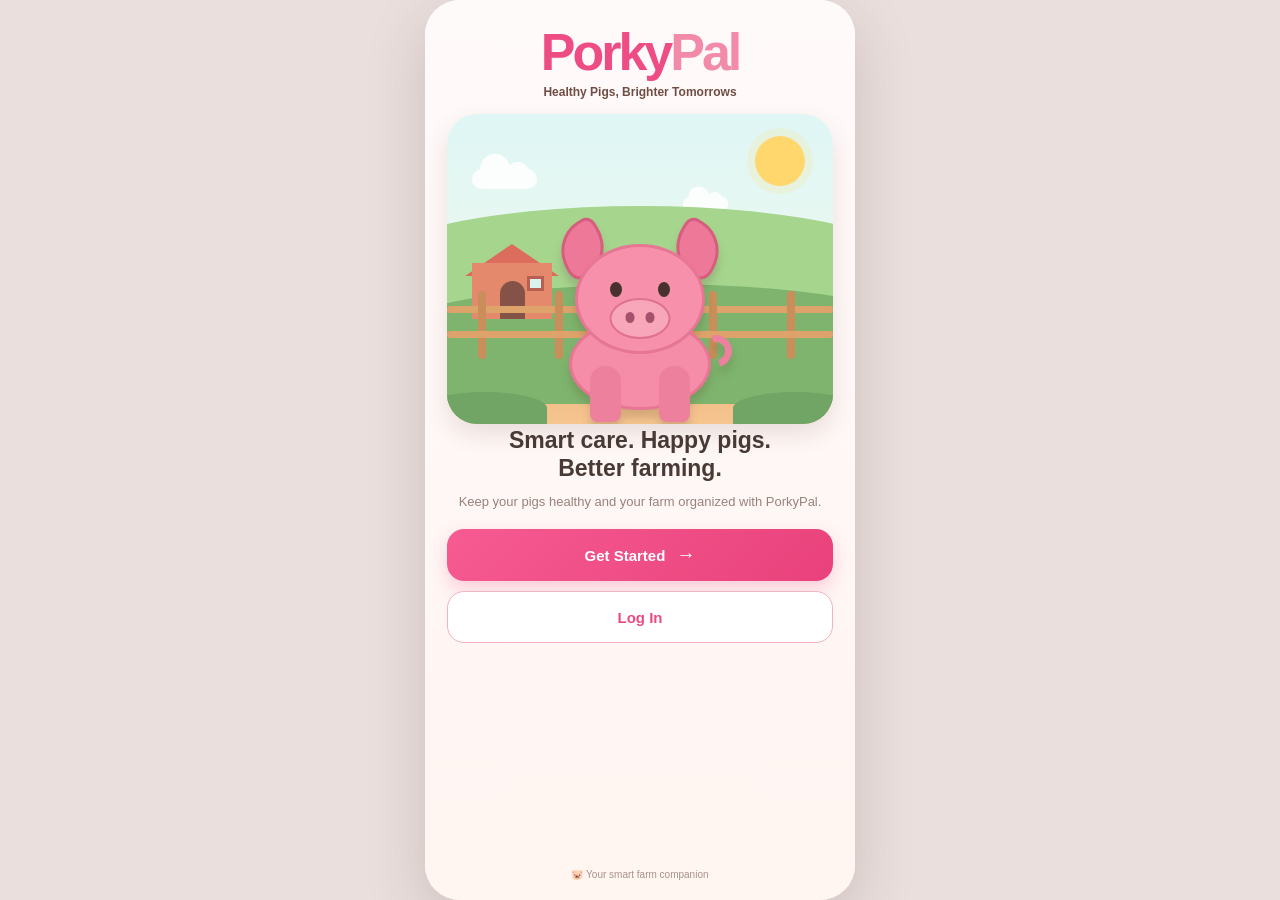
<file: index.html>
<!DOCTYPE html>
<html lang="en">

<head>

    <meta charset="UTF-8">

    <meta
        name="viewport"
        content="width=device-width, initial-scale=1.0"
    >

    <title>PorkyPal</title>


    <style>

        /* =========================================
           RESET
        ========================================= */

        * {
            margin: 0;
            padding: 0;
            box-sizing: border-box;
        }


        html,
        body {
            width: 100%;
            min-height: 100%;
        }


        body {
            min-height: 100vh;

            font-family:
                Arial,
                Helvetica,
                sans-serif;

            background: #eadfdd;

            display: flex;
            justify-content: center;
            align-items: center;
        }


        /* =========================================
           PHONE
        ========================================= */

        .phone {

            width: 100%;
            max-width: 430px;
            min-height: 100vh;

            background: #fffaf7;

            overflow: hidden;
        }


        /* =========================================
           MAIN
        ========================================= */

        .screen {

            min-height: 100vh;

            padding:
                28px
                22px
                20px;

            display: flex;
            flex-direction: column;

            background:
                linear-gradient(
                    180deg,
                    #fffafa 0%,
                    #fff5f1 100%
                );
        }


        /* =========================================
           PORKYPAL LOGO
        ========================================= */

        .logo {

            text-align: center;

            margin-bottom: 15px;
        }


        .logo h1 {

            font-family:
                "Trebuchet MS",
                Arial,
                sans-serif;

            font-size: 52px;

            line-height: .95;

            font-weight: 900;

            letter-spacing: -3px;

            color: #ed4c84;
        }


        .logo h1 span {
            color: #f28aa9;
        }


        .tagline {

            margin-top: 8px;

            color: #6f4d44;

            font-size: 12px;

            font-weight: 600;
        }


        /* =========================================
           FARM IMAGE AREA
        ========================================= */

        .farm {

            position: relative;

            width: 100%;

            height: 310px;

            overflow: hidden;

            border-radius: 30px;

            background:
                linear-gradient(
                    to bottom,
                    #dff6f5 0%,
                    #e9f8f0 44%,
                    #b4d993 45%,
                    #86b970 72%,
                    #e9b078 73%,
                    #f6c690 100%
                );

            box-shadow:
                0 10px 25px
                rgba(85,55,45,.13);
        }


        /* =========================================
           SUN
        ========================================= */

        .sun {

            position: absolute;

            width: 50px;
            height: 50px;

            top: 22px;
            right: 28px;

            border-radius: 50%;

            background: #ffd76d;

            box-shadow:
                0 0 0 8px
                rgba(255,215,109,.16);
        }


        /* =========================================
           CLOUD
        ========================================= */

        .cloud {

            position: absolute;

            width: 65px;
            height: 20px;

            background: white;

            opacity: .9;

            border-radius: 20px;
        }


        .cloud::before {

            content: "";

            position: absolute;

            width: 30px;
            height: 30px;

            left: 8px;
            bottom: 5px;

            background: white;

            border-radius: 50%;
        }


        .cloud::after {

            content: "";

            position: absolute;

            width: 23px;
            height: 23px;

            right: 8px;
            bottom: 4px;

            background: white;

            border-radius: 50%;
        }


        .cloud1 {
            left: 25px;
            top: 55px;
        }


        .cloud2 {

            right: 95px;
            top: 80px;

            transform: scale(.7);
        }


        /* =========================================
           HILLS
        ========================================= */

        .hill-back {

            position: absolute;

            width: 150%;
            height: 140px;

            left: -25%;
            bottom: 78px;

            background: #a6d58e;

            border-radius:
                50%
                50%
                0
                0;
        }


        .hill-front {

            position: absolute;

            width: 150%;
            height: 120px;

            left: -20%;
            bottom: 20px;

            background: #7eb46d;

            border-radius:
                50%
                50%
                0
                0;
        }


        /* =========================================
           BARN
        ========================================= */

        .barn {

            position: absolute;

            left: 25px;
            bottom: 105px;

            width: 80px;
            height: 75px;

            z-index: 2;
        }


        .roof {

            position: absolute;

            left: -7px;
            top: 0;

            width: 0;
            height: 0;

            border-left:
                47px solid transparent;

            border-right:
                47px solid transparent;

            border-bottom:
                32px solid #dc6d5e;
        }


        .barn-body {

            position: absolute;

            bottom: 0;

            width: 80px;
            height: 56px;

            background: #e4896c;
        }


        .barn-door {

            position: absolute;

            left: 28px;
            bottom: 0;

            width: 25px;
            height: 38px;

            background: #855247;

            border-radius:
                13px
                13px
                0
                0;
        }


        .barn-window {

            position: absolute;

            right: 8px;
            top: 13px;

            width: 17px;
            height: 15px;

            background: #d8f2ef;

            border:
                3px solid
                #b85e53;
        }


        /* =========================================
           FENCE
        ========================================= */

        .fence {

            position: absolute;

            left: 0;
            right: 0;

            bottom: 68px;

            height: 65px;

            z-index: 5;
        }


        .fence::before,
        .fence::after {

            content: "";

            position: absolute;

            left: 0;
            right: 0;

            height: 7px;

            background: #dda36a;

            border-radius: 5px;
        }


        .fence::before {
            top: 15px;
        }


        .fence::after {
            top: 40px;
        }


        .post {

            position: absolute;

            top: 0;

            width: 8px;
            height: 68px;

            background: #c98e59;

            border-radius: 4px;
        }


        .post1 {
            left: 8%;
        }


        .post2 {
            left: 28%;
        }


        .post3 {
            left: 48%;
        }


        .post4 {
            left: 68%;
        }


        .post5 {
            left: 88%;
        }


        /* =========================================
           PIG
        ========================================= */

        .pig {

            position: absolute;

            left: 50%;
            bottom: 2px;

            width: 190px;
            height: 205px;

            transform:
                translateX(-50%);

            z-index: 8;

            filter:
                drop-shadow(
                    0 8px 4px
                    rgba(70,45,35,.18)
                );
        }


        /* BODY */

        .pig-body {

            position: absolute;

            left: 24px;
            bottom: 12px;

            width: 142px;
            height: 92px;

            background: #f58ca8;

            border:
                3px solid
                #e77594;

            border-radius: 55%;
        }


        /* EARS */

        .ear {

            position: absolute;

            top: 6px;

            width: 49px;
            height: 52px;

            background: #ed7898;

            border:
                3px solid
                #d75d7e;

            z-index: 3;
        }


        .ear-left {

            left: 13px;

            transform:
                rotate(-32deg);

            border-radius:
                70%
                20%
                70%
                25%;
        }


        .ear-right {

            right: 13px;

            transform:
                rotate(32deg);

            border-radius:
                20%
                70%
                25%
                70%;
        }


        /* FACE */

        .face {

            position: absolute;

            left: 30px;
            top: 27px;

            width: 130px;
            height: 110px;

            background: #f690ab;

            border:
                3px solid
                #e77594;

            border-radius: 50%;

            z-index: 5;
        }


        /* EYES */

        .eye {

            position: absolute;

            top: 35px;

            width: 12px;
            height: 15px;

            background: #49322e;

            border-radius: 50%;
        }


        .eye-left {
            left: 32px;
        }


        .eye-right {
            right: 32px;
        }


        /* NOSE */

        .nose {

            position: absolute;

            left: 50%;
            bottom: 12px;

            transform:
                translateX(-50%);

            width: 61px;
            height: 41px;

            background: #f8a6b9;

            border:
                2px solid
                #df718e;

            border-radius: 50%;
        }


        .nostril {

            position: absolute;

            top: 12px;

            width: 9px;
            height: 11px;

            background: #a6506b;

            border-radius: 50%;
        }


        .nostril-left {
            left: 14px;
        }


        .nostril-right {
            right: 14px;
        }


        /* =========================================
           LEGS
        ========================================= */

        .leg {

            position: absolute;

            bottom: 0;

            width: 31px;
            height: 56px;

            background: #ed809d;

            border-radius:
                15px
                15px
                8px
                8px;

            z-index: 3;
        }


        .leg-left {
            left: 45px;
        }


        .leg-right {
            right: 45px;
        }


        /* =========================================
           TAIL
        ========================================= */

        .tail {

            position: absolute;

            right: 3px;
            bottom: 55px;

            width: 32px;
            height: 32px;

            border:
                7px solid
                #ed809d;

            border-left-color:
                transparent;

            border-bottom-color:
                transparent;

            border-radius: 50%;

            transform:
                rotate(30deg);
        }


        /* =========================================
           GRASS
        ========================================= */

        .grass {

            position: absolute;

            bottom: 0;

            width: 125px;
            height: 32px;

            background: #70a565;

            border-radius:
                60%
                60%
                0
                0;

            z-index: 10;
        }


        .grass-left {
            left: -25px;
        }


        .grass-right {
            right: -25px;
        }


        /* =========================================
           INTRO
        ========================================= */

        .intro {

            text-align: center;

            margin-top: 3px;

            padding:
                0
                5px;
        }


        .intro h2 {

            color: #493a36;

            font-size: 23px;

            line-height: 1.2;

            font-weight: 800;
        }


        .intro p {

            margin-top: 9px;

            color: #98827b;

            font-size: 13px;

            line-height: 1.5;
        }


        /* =========================================
           BUTTONS
        ========================================= */

        .buttons {

            width: 100%;

            margin-top: 18px;

            display: flex;

            flex-direction: column;

            gap: 10px;
        }


        button {

            width: 100%;

            height: 52px;

            border-radius: 17px;

            font-size: 15px;

            font-weight: 800;

            cursor: pointer;

            font-family: Arial, sans-serif;

            transition:
                transform .15s ease,
                opacity .15s ease;
        }


        button:active {
            transform: scale(.98);
        }


        .get-started {

            border: none;

            color: white;

            background:
                linear-gradient(
                    135deg,
                    #f65b91,
                    #e9417b
                );

            box-shadow:
                0 8px 18px
                rgba(239,79,135,.25);
        }


        .get-started .arrow {

            margin-left: 7px;

            font-size: 19px;
        }


        .login {

            color: #e94b82;

            background: white;

            border:
                1.5px solid
                #f1b2c6;
        }


        /* =========================================
           FOOTER
        ========================================= */

        .footer {

            margin-top: auto;

            padding-top: 13px;

            text-align: center;

            color: #aa918a;

            font-size: 10px;
        }


        /* =========================================
           LOADING SCREEN
        ========================================= */

        .loading-screen {

            position: fixed;

            inset: 0;

            background: #fffaf7;

            z-index: 9999;

            display: none;

            align-items: center;

            justify-content: center;

            flex-direction: column;
        }


        .loading-screen.show {
            display: flex;
        }


        .loading-logo {

            width: 72px;
            height: 72px;

            border-radius: 22px;

            background: #ffe1eb;

            display: flex;

            align-items: center;
            justify-content: center;

            font-size: 38px;

            margin-bottom: 15px;

            animation:
                bounce .8s infinite
                alternate;
        }


        .loading-text {

            color: #754d42;

            font-size: 14px;

            font-weight: 700;
        }


        .spinner {

            width: 25px;
            height: 25px;

            margin-top: 15px;

            border:
                3px solid
                #f6cbd9;

            border-top-color:
                #ed4c84;

            border-radius: 50%;

            animation:
                spin .8s linear infinite;
        }


        @keyframes spin {

            to {
                transform:
                    rotate(360deg);
            }
        }


        @keyframes bounce {

            from {
                transform:
                    translateY(0);
            }

            to {
                transform:
                    translateY(-6px);
            }
        }


        /* =========================================
           DESKTOP
        ========================================= */

        @media (min-width: 600px) {

            .phone {

                min-height: 820px;

                height: 100vh;

                max-height: 900px;

                border-radius: 35px;

                box-shadow:
                    0 20px 60px
                    rgba(70,45,38,.18);
            }

        }


        /* =========================================
           SMALL SCREEN
        ========================================= */

        @media (max-height: 720px) {

            .screen {

                padding-top: 15px;
            }


            .logo {

                margin-bottom: 8px;
            }


            .logo h1 {

                font-size: 44px;
            }


            .farm {

                height: 245px;
            }


            .pig {

                transform:
                    translateX(-50%)
                    scale(.82);

                transform-origin:
                    bottom center;
            }


            .intro h2 {

                font-size: 19px;
            }


            .buttons {

                margin-top: 10px;
            }


            button {

                height: 45px;
            }

        }


        /* =========================================
           VERY SMALL PHONE
        ========================================= */

        @media (max-width: 360px) {

            .screen {

                padding-left: 15px;

                padding-right: 15px;
            }


            .logo h1 {

                font-size: 40px;
            }


            .tagline {

                font-size: 10px;
            }


            .farm {

                height: 255px;
            }

        }

    </style>

</head>


<body>


    <!-- =========================================
         LOADING SCREEN
    ========================================= -->

    <div
        class="loading-screen"
        id="loadingScreen"
    >

        <div class="loading-logo">
            🐷
        </div>

        <div class="loading-text">
            Opening PorkyPal...
        </div>

        <div class="spinner"></div>

    </div>



    <!-- =========================================
         PHONE
    ========================================= -->

    <div class="phone">


        <!-- =====================================
             SCREEN
        ====================================== -->

        <main class="screen">


            <!-- =================================
                 LOGO
            ================================== -->

            <div class="logo">

                <h1>
                    Porky<span>Pal</span>
                </h1>

                <p class="tagline">
                    Healthy Pigs, Brighter Tomorrows
                </p>

            </div>



            <!-- =================================
                 FARM
            ================================== -->

            <section class="farm">


                <!-- SUN -->

                <div class="sun"></div>



                <!-- CLOUDS -->

                <div class="cloud cloud1"></div>

                <div class="cloud cloud2"></div>



                <!-- HILLS -->

                <div class="hill-back"></div>

                <div class="hill-front"></div>



                <!-- BARN -->

                <div class="barn">

                    <div class="roof"></div>

                    <div class="barn-body">

                        <div class="barn-door"></div>

                        <div class="barn-window"></div>

                    </div>

                </div>



                <!-- FENCE -->

                <div class="fence">

                    <div class="post post1"></div>

                    <div class="post post2"></div>

                    <div class="post post3"></div>

                    <div class="post post4"></div>

                    <div class="post post5"></div>

                </div>



                <!-- =================================
                     PIG
                ================================== -->

                <div class="pig">


                    <!-- BODY -->

                    <div class="pig-body"></div>



                    <!-- EARS -->

                    <div class="ear ear-left"></div>

                    <div class="ear ear-right"></div>



                    <!-- FACE -->

                    <div class="face">


                        <!-- EYES -->

                        <div class="eye eye-left"></div>

                        <div class="eye eye-right"></div>



                        <!-- NOSE -->

                        <div class="nose">

                            <div
                                class="nostril nostril-left"
                            ></div>

                            <div
                                class="nostril nostril-right"
                            ></div>

                        </div>


                    </div>



                    <!-- LEGS -->

                    <div class="leg leg-left"></div>

                    <div class="leg leg-right"></div>



                    <!-- TAIL -->

                    <div class="tail"></div>


                </div>



                <!-- GRASS -->

                <div class="grass grass-left"></div>

                <div class="grass grass-right"></div>


            </section>



            <!-- =================================
                 TEXT
            ================================== -->

            <section class="intro">

                <h2>

                    Smart care. Happy pigs.<br>

                    Better farming.

                </h2>


                <p>

                    Keep your pigs healthy and your farm
                    organized with PorkyPal.

                </p>

            </section>



            <!-- =================================
                 BUTTONS
            ================================== -->

            <section class="buttons">


                <!-- GET STARTED -->

                <button
                    class="get-started"
                    id="getStarted"
                    type="button"
                >

                    Get Started

                    <span class="arrow">
                        →
                    </span>

                </button>



                <!-- LOG IN -->

                <button
                    class="login"
                    id="login"
                    type="button"
                >

                    Log In

                </button>


            </section>



            <!-- =================================
                 FOOTER
            ================================== -->

            <div class="footer">

                🐷 Your smart farm companion

            </div>


        </main>


    </div>



    <!-- =========================================
         JAVASCRIPT
    ========================================= -->

    <script>


        /* =====================================================
           AUTOMATIC LOGIN CHECK
           
           Kapag naka-login na ang user at hindi pa nag-logout,
           automatic siyang pupunta sa home.html.
        ===================================================== */

        (function checkExistingLogin() {

            const loggedIn =
                localStorage.getItem(
                    "porkyPalLoggedIn"
                );


            const currentUser =
                localStorage.getItem(
                    "porkyPalCurrentUser"
                );


            if (
                loggedIn === "true" &&
                currentUser
            ) {

                try {

                    const user =
                        JSON.parse(currentUser);


                    if (
                        user &&
                        user.email
                    ) {

                        /*
                         * Small loading screen bago
                         * pumunta sa Home.
                         */

                        const loadingScreen =
                            document.getElementById(
                                "loadingScreen"
                            );


                        if (loadingScreen) {

                            loadingScreen.classList.add(
                                "show"
                            );

                        }


                        setTimeout(
                            function () {

                                window.location.replace(
                                    "home.html"
                                );

                            },
                            250
                        );


                        return;

                    }

                } catch (error) {

                    console.log(
                        "Invalid saved PorkyPal login."
                    );


                    /*
                     * Burahin ang sirang session
                     * para makapag-login ulit.
                     */

                    localStorage.removeItem(
                        "porkyPalLoggedIn"
                    );

                    localStorage.removeItem(
                        "porkyPalCurrentUser"
                    );

                }

            }

        })();



        /* =====================================================
           GET STARTED
        ===================================================== */

        const getStarted =
            document.getElementById(
                "getStarted"
            );


        getStarted.addEventListener(
            "click",
            function () {

                /*
                 * Kung hindi pa logged in,
                 * pupunta sa login.
                 */

                window.location.href =
                    "login.html";

            }
        );



        /* =====================================================
           LOG IN
        ===================================================== */

        const login =
            document.getElementById(
                "login"
            );


        login.addEventListener(
            "click",
            function () {

                /*
                 * Kung hindi pa logged in,
                 * pupunta sa login.
                 */

                window.location.href =
                    "login.html";

            }
        );


    </script>


</body>

</html>
</file>
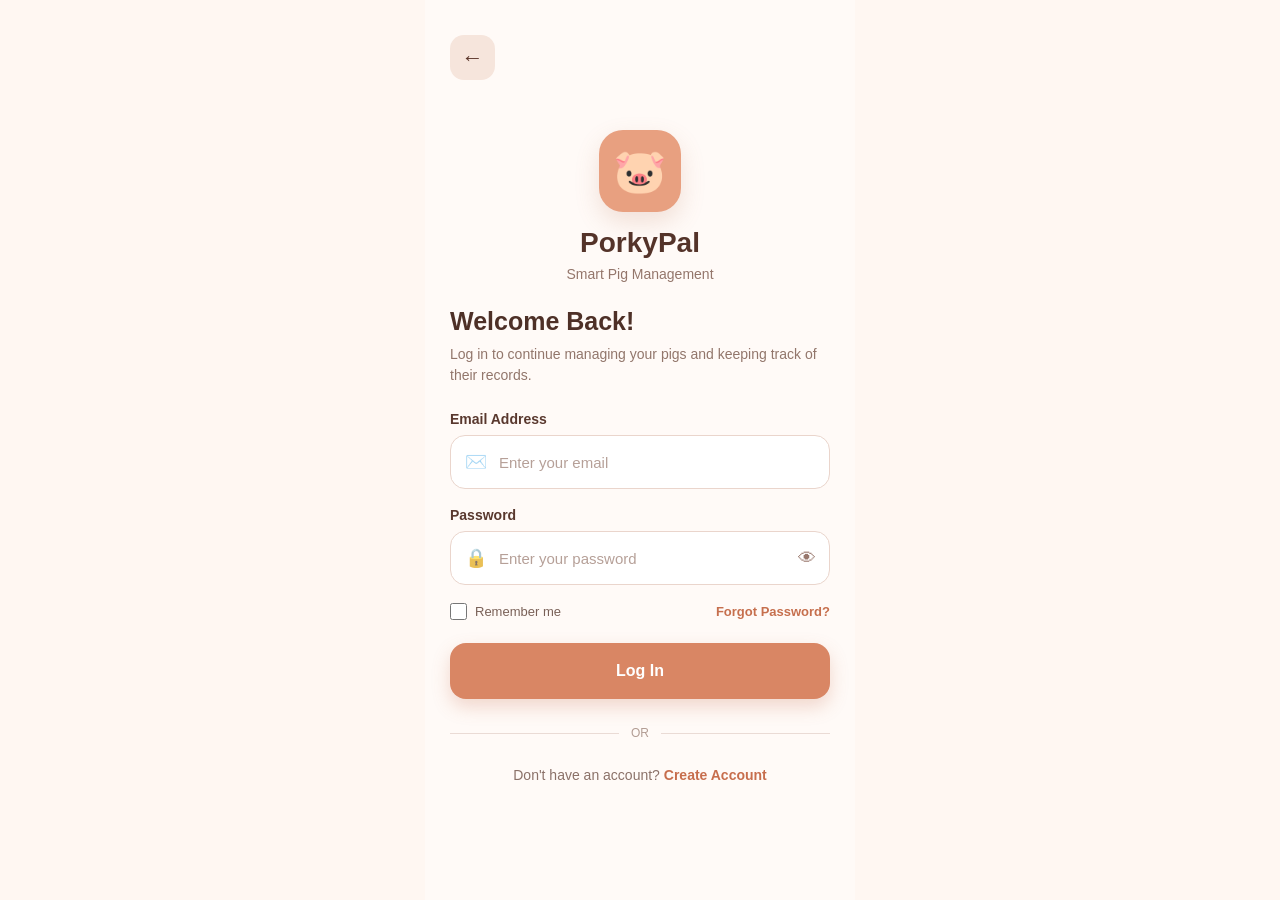
<file: calendar.html>
<!DOCTYPE html>
<html lang="en">

<head>

    <meta charset="UTF-8">

    <meta
        name="viewport"
        content="width=device-width, initial-scale=1.0, maximum-scale=1.0"
    >

    <title>Calendar | PorkyPal</title>

    <style>

        * {
            margin: 0;
            padding: 0;
            box-sizing: border-box;
        }

        html,
        body {
            width: 100%;
            min-height: 100%;
            overflow-x: hidden;
            overflow-y: auto;
        }

        body {
            font-family: Arial, Helvetica, sans-serif;
            background: #eee4e1;
            color: #493a36;
            display: flex;
            justify-content: center;
        }

        button,
        input,
        select,
        textarea {
            font-family: inherit;
        }

        .phone {
            width: 100%;
            max-width: 430px;
            min-height: 100vh;
            background: #fffaf8;
            position: relative;
            overflow: visible;
        }

        .page {
            width: 100%;
            min-height: 100vh;
            padding-bottom: 105px;
            background: #fffaf8;
            overflow: visible;
        }

        /* ================================
           HEADER
        ================================= */

        .top-header {
            padding: 19px 18px 10px;
            display: flex;
            align-items: center;
            justify-content: space-between;
        }

        .header-left {
            display: flex;
            align-items: center;
            gap: 10px;
        }

        .back-button,
        .profile-button {
            width: 38px;
            height: 38px;
            border-radius: 12px;
            border: 1px solid #efd9df;
            background: #ffffff;
            color: #e94b82;
            display: flex;
            align-items: center;
            justify-content: center;
            cursor: pointer;
        }

        .back-button {
            font-size: 20px;
        }

        .profile-button {
            font-size: 17px;
        }

        .page-title {
            font-size: 20px;
            font-weight: 900;
            color: #493a36;
        }

        .page-title span {
            color: #e94b82;
        }

        /* ================================
           CONTENT
        ================================= */

        .content {
            padding: 5px 18px 25px;
        }

        .intro {
            margin-bottom: 13px;
        }

        .intro-title {
            font-size: 24px;
            font-weight: 900;
        }

        .intro-text {
            margin-top: 4px;
            color: #a18f89;
            font-size: 9px;
            line-height: 1.5;
        }

        /* ================================
           CALENDAR CARD
        ================================= */

        .calendar-card {
            background: #ffffff;
            border: 1px solid #f0dfe3;
            border-radius: 20px;
            padding: 14px;
            box-shadow:
                0 5px 18px rgba(80, 48, 43, .045);
        }

        .month-header {
            display: flex;
            align-items: center;
            justify-content: space-between;
            margin-bottom: 14px;
        }

        .month-title {
            font-size: 16px;
            font-weight: 900;
        }

        .month-buttons {
            display: flex;
            gap: 6px;
        }

        .month-button {
            width: 31px;
            height: 31px;
            border-radius: 9px;
            border: 1px solid #efdce2;
            background: #fff8fa;
            color: #e94b82;
            font-size: 16px;
            cursor: pointer;
        }

        .month-button:active {
            transform: scale(.94);
        }

        /* ================================
           WEEK DAYS
        ================================= */

        .weekdays {
            display: grid;
            grid-template-columns: repeat(7, 1fr);
            gap: 4px;
            margin-bottom: 6px;
        }

        .weekday {
            text-align: center;
            color: #a18f89;
            font-size: 7px;
            font-weight: 900;
            padding: 4px 0;
        }

        /* ================================
           DAYS
        ================================= */

        .calendar-grid {
            display: grid;
            grid-template-columns: repeat(7, 1fr);
            gap: 5px;
        }

        .calendar-day {
            min-height: 43px;
            border: 1px solid transparent;
            border-radius: 11px;
            background: #fffdfc;
            display: flex;
            flex-direction: column;
            align-items: center;
            justify-content: flex-start;
            padding-top: 6px;
            cursor: pointer;
            position: relative;
        }

        .calendar-day:hover {
            background: #fff4f7;
        }

        .calendar-day.other-month {
            opacity: .35;
        }

        .calendar-day.today {
            border-color: #ed79a0;
            background: #ffeaf1;
        }

        .calendar-day.selected {
            background: #e94b82;
            color: #ffffff;
        }

        .day-number {
            font-size: 9px;
            font-weight: 900;
        }

        .event-dot-container {
            display: flex;
            gap: 2px;
            margin-top: 5px;
        }

        .event-dot {
            width: 4px;
            height: 4px;
            border-radius: 50%;
            background: #e94b82;
        }

        .calendar-day.selected .event-dot {
            background: #ffffff;
        }

        /* ================================
           ADD BUTTON
        ================================= */

        .add-event-button {
            width: 100%;
            height: 45px;
            margin-top: 13px;
            border: none;
            border-radius: 14px;
            background:
                linear-gradient(
                    135deg,
                    #f65b91,
                    #e9417b
                );
            color: #ffffff;
            font-size: 11px;
            font-weight: 900;
            cursor: pointer;
            box-shadow:
                0 7px 16px
                rgba(239, 79, 135, .20);
        }

        .add-event-button:active {
            transform: scale(.98);
        }

        /* ================================
           SELECTED DATE
        ================================= */

        .selected-date-card {
            margin-top: 18px;
            padding: 13px;
            border-radius: 16px;
            background: #fff0f4;
            border: 1px solid #f3d9e1;
        }

        .selected-date-title {
            font-size: 11px;
            font-weight: 900;
        }

        .selected-date-text {
            margin-top: 4px;
            font-size: 8px;
            color: #9e8c86;
        }

        /* ================================
           SECTION HEADER
        ================================= */

        .section {
            margin-top: 21px;
        }

        .section-header {
            display: flex;
            align-items: center;
            justify-content: space-between;
            margin-bottom: 9px;
        }

        .section-title {
            font-size: 14px;
            font-weight: 900;
        }

        .section-count {
            min-width: 24px;
            height: 23px;
            padding: 0 7px;
            border-radius: 12px;
            background: #ffe7ef;
            color: #e94b82;
            display: flex;
            align-items: center;
            justify-content: center;
            font-size: 8px;
            font-weight: 900;
        }

        /* ================================
           EVENT CARD
        ================================= */

        .events-list {
            display: flex;
            flex-direction: column;
            gap: 8px;
        }

        .event-card {
            width: 100%;
            min-height: 70px;
            padding: 10px 11px;
            border: 1px solid #f0dfe3;
            border-radius: 16px;
            background: #ffffff;
            display: flex;
            align-items: center;
            gap: 10px;
            cursor: pointer;
            text-align: left;
            box-shadow:
                0 3px 12px rgba(80, 48, 43, .035);
        }

        .event-card:active {
            transform: scale(.985);
            background: #fff6f8;
        }

        .event-icon {
            width: 42px;
            height: 42px;
            flex-shrink: 0;
            border-radius: 13px;
            background: #ffe8ef;
            display: flex;
            align-items: center;
            justify-content: center;
            font-size: 20px;
        }

        .event-info {
            flex: 1;
            min-width: 0;
        }

        .event-name {
            font-size: 10px;
            font-weight: 900;
            white-space: nowrap;
            overflow: hidden;
            text-overflow: ellipsis;
        }

        .event-details {
            margin-top: 4px;
            color: #a18f89;
            font-size: 7px;
        }

        .event-arrow {
            color: #c4aaa9;
            font-size: 19px;
        }

        /* ================================
           EMPTY
        ================================= */

        .empty-state {
            min-height: 125px;
            border: 1px dashed #eacbd5;
            border-radius: 17px;
            background: #fffdfc;
            display: flex;
            flex-direction: column;
            align-items: center;
            justify-content: center;
            text-align: center;
            padding: 20px;
        }

        .empty-icon {
            font-size: 28px;
            margin-bottom: 6px;
        }

        .empty-title {
            font-size: 11px;
            font-weight: 900;
        }

        .empty-text {
            margin-top: 5px;
            font-size: 8px;
            color: #a3918b;
            line-height: 1.5;
        }

        /* ================================
           MODAL
        ================================= */

        .modal-overlay {
            position: fixed;
            inset: 0;
            z-index: 100;
            background: rgba(50, 30, 27, .42);
            display: none;
            align-items: flex-end;
            justify-content: center;
        }

        .modal-overlay.show {
            display: flex;
        }

        .modal {
            width: 100%;
            max-width: 430px;
            max-height: 90vh;
            overflow-y: auto;
            background: #fffaf8;
            border-radius: 25px 25px 0 0;
            padding: 20px 18px 28px;
            animation: slideUp .2s ease;
        }

        @keyframes slideUp {

            from {
                transform: translateY(100%);
            }

            to {
                transform: translateY(0);
            }

        }

        .modal-handle {
            width: 38px;
            height: 4px;
            border-radius: 10px;
            background: #dfccc8;
            margin: 0 auto 17px;
        }

        .modal-header {
            display: flex;
            align-items: center;
            justify-content: space-between;
            margin-bottom: 16px;
        }

        .modal-title {
            font-size: 18px;
            font-weight: 900;
        }

        .close-modal {
            width: 33px;
            height: 33px;
            border-radius: 10px;
            border: 1px solid #efdce2;
            background: #ffffff;
            color: #8e7a74;
            font-size: 18px;
            cursor: pointer;
        }

        /* ================================
           FORM
        ================================= */

        .form-group {
            margin-bottom: 12px;
        }

        .form-label {
            display: block;
            margin-bottom: 5px;
            font-size: 9px;
            font-weight: 800;
        }

        .form-input,
        .form-select,
        .form-textarea {
            width: 100%;
            border: 1.5px solid #efdce2;
            border-radius: 12px;
            background: #ffffff;
            color: #493a36;
            outline: none;
            padding: 0 11px;
            font-size: 10px;
        }

        .form-input,
        .form-select {
            height: 43px;
        }

        .form-textarea {
            min-height: 80px;
            padding: 10px 11px;
            resize: vertical;
        }

        .form-input:focus,
        .form-select:focus,
        .form-textarea:focus {
            border-color: #ed7da2;
            box-shadow:
                0 0 0 3px
                rgba(239, 79, 135, .08);
        }

        .form-row {
            display: grid;
            grid-template-columns: 1fr 1fr;
            gap: 9px;
        }

        .save-button {
            width: 100%;
            height: 45px;
            border: none;
            border-radius: 14px;
            background:
                linear-gradient(
                    135deg,
                    #f65b91,
                    #e9417b
                );
            color: #ffffff;
            font-size: 11px;
            font-weight: 900;
            cursor: pointer;
            margin-top: 5px;
        }

        .delete-button {
            width: 100%;
            height: 43px;
            margin-top: 10px;
            border: 1px solid #efcbd3;
            border-radius: 13px;
            background: #fff6f7;
            color: #d85d72;
            font-size: 9px;
            font-weight: 900;
            cursor: pointer;
        }

        /* ================================
           DETAILS
        ================================= */

        .details-icon {
            width: 70px;
            height: 70px;
            margin: 0 auto 11px;
            border-radius: 22px;
            background: #ffe8ef;
            display: flex;
            align-items: center;
            justify-content: center;
            font-size: 34px;
        }

        .details-name {
            text-align: center;
            font-size: 19px;
            font-weight: 900;
        }

        .details-subtitle {
            text-align: center;
            margin-top: 4px;
            color: #a3918b;
            font-size: 8px;
        }

        .details-grid {
            display: grid;
            grid-template-columns: 1fr 1fr;
            gap: 8px;
            margin-top: 18px;
        }

        .details-box {
            padding: 11px;
            border: 1px solid #f0dfe3;
            border-radius: 13px;
            background: #ffffff;
        }

        .details-label {
            font-size: 7px;
            color: #a3918b;
        }

        .details-value {
            margin-top: 4px;
            font-size: 10px;
            font-weight: 900;
            word-break: break-word;
        }

        /* ================================
           BOTTOM NAV
        ================================= */

        .bottom-nav {
            position: fixed;
            left: 50%;
            bottom: 0;
            transform: translateX(-50%);
            width: 100%;
            max-width: 430px;
            height: 72px;
            background: rgba(255, 250, 248, .98);
            border-top: 1px solid #f0dfe3;
            display: grid;
            grid-template-columns: repeat(5, 1fr);
            z-index: 50;
            padding-bottom: 4px;
        }

        .nav-button {
            border: none;
            background: transparent;
            cursor: pointer;
            display: flex;
            flex-direction: column;
            justify-content: center;
            align-items: center;
            gap: 4px;
            color: #a99a95;
            font-size: 9px;
            font-weight: 600;
        }

        .nav-icon {
            width: 29px;
            height: 29px;
            display: flex;
            align-items: center;
            justify-content: center;
            border-radius: 10px;
            font-size: 17px;
        }

        .nav-button.active {
            color: #e94b82;
        }

        .nav-button.active .nav-icon {
            background: #ffe6ee;
        }

        /* ================================
           DESKTOP
        ================================= */

        @media (min-width: 600px) {

            body {
                align-items: flex-start;
                padding: 20px 0;
            }

            .phone {
                min-height: calc(100vh - 40px);
                border-radius: 35px;
                box-shadow:
                    0 20px 60px
                    rgba(70, 45, 38, .18);
            }

            .page {
                min-height: calc(100vh - 40px);
                border-radius: 35px;
            }

        }

    </style>

</head>


<body>


<div class="phone">

    <main class="page">


        <!-- HEADER -->

        <header class="top-header">

            <div class="header-left">

                <button
                    type="button"
                    class="back-button"
                    id="backButton">

                    ←

                </button>

                <div class="page-title">

                    <span>Calendar</span>

                </div>

            </div>


            <button
                type="button"
                class="profile-button"
                id="profileButton">

                👤

            </button>

        </header>


        <!-- CONTENT -->

        <section class="content">


            <div class="intro">

                <div class="intro-title">
                    Calendar
                </div>

                <div class="intro-text">
                    Schedule and manage important
                    PorkyPal events.
                </div>

            </div>


            <!-- CALENDAR -->

            <div class="calendar-card">

                <div class="month-header">

                    <div
                        class="month-title"
                        id="monthTitle">

                        January 2026

                    </div>


                    <div class="month-buttons">

                        <button
                            type="button"
                            class="month-button"
                            id="prevMonth">

                            ‹

                        </button>


                        <button
                            type="button"
                            class="month-button"
                            id="todayButton">

                            •

                        </button>


                        <button
                            type="button"
                            class="month-button"
                            id="nextMonth">

                            ›

                        </button>

                    </div>

                </div>


                <div class="weekdays">

                    <div class="weekday">SUN</div>
                    <div class="weekday">MON</div>
                    <div class="weekday">TUE</div>
                    <div class="weekday">WED</div>
                    <div class="weekday">THU</div>
                    <div class="weekday">FRI</div>
                    <div class="weekday">SAT</div>

                </div>


                <div
                    class="calendar-grid"
                    id="calendarGrid">
                </div>


                <button
                    type="button"
                    class="add-event-button"
                    id="addEventButton">

                    ＋ Add Event

                </button>

            </div>


            <!-- SELECTED DATE -->

            <div class="selected-date-card">

                <div
                    class="selected-date-title"
                    id="selectedDateTitle">

                    Selected Date

                </div>

                <div
                    class="selected-date-text"
                    id="selectedDateText">

                    Select a date from the calendar.

                </div>

            </div>


            <!-- UPCOMING EVENTS -->

            <div class="section">

                <div class="section-header">

                    <div class="section-title">
                        Upcoming Events
                    </div>

                    <div
                        class="section-count"
                        id="upcomingCount">

                        0

                    </div>

                </div>


                <div
                    class="events-list"
                    id="upcomingEvents">
                </div>


                <div
                    class="empty-state"
                    id="emptyUpcoming">

                    <div class="empty-icon">
                        📅
                    </div>

                    <div class="empty-title">
                        No upcoming events
                    </div>

                    <div class="empty-text">
                        Add an event to your calendar
                        to see it here.
                    </div>

                </div>

            </div>


            <!-- SELECTED DATE EVENTS -->

            <div class="section">

                <div class="section-header">

                    <div class="section-title">
                        Events on Selected Date
                    </div>

                    <div
                        class="section-count"
                        id="selectedCount">

                        0

                    </div>

                </div>


                <div
                    class="events-list"
                    id="selectedEvents">
                </div>


                <div
                    class="empty-state"
                    id="emptySelected">

                    <div class="empty-icon">
                        📌
                    </div>

                    <div class="empty-title">
                        No events on this date
                    </div>

                    <div class="empty-text">
                        You can add an event for this
                        selected date.
                    </div>

                </div>

            </div>


        </section>

    </main>


    <!-- ADD / EDIT MODAL -->

    <div
        class="modal-overlay"
        id="formModal">


        <div class="modal">


            <div class="modal-handle"></div>


            <div class="modal-header">

                <div
                    class="modal-title"
                    id="formTitle">

                    Add Event

                </div>


                <button
                    type="button"
                    class="close-modal"
                    id="closeFormModal">

                    ×

                </button>

            </div>


            <form id="eventForm">


                <div class="form-group">

                    <label
                        class="form-label"
                        for="eventTitle">

                        Event Name

                    </label>


                    <input
                        type="text"
                        id="eventTitle"
                        class="form-input"
                        placeholder="e.g. Pig vaccination"
                        required
                    >

                </div>


                <div class="form-row">


                    <div class="form-group">

                        <label
                            class="form-label"
                            for="eventDate">

                            Date

                        </label>


                        <input
                            type="date"
                            id="eventDate"
                            class="form-input"
                            required
                        >

                    </div>


                    <div class="form-group">

                        <label
                            class="form-label"
                            for="eventTime">

                            Time

                        </label>


                        <input
                            type="time"
                            id="eventTime"
                            class="form-input"
                        >

                    </div>


                </div>


                <div class="form-group">

                    <label
                        class="form-label"
                        for="eventType">

                        Event Type

                    </label>


                    <select
                        id="eventType"
                        class="form-select">

                        <option value="General">
                            General
                        </option>

                        <option value="Feeding">
                            Feeding
                        </option>

                        <option value="Health">
                            Health
                        </option>

                        <option value="Vaccination">
                            Vaccination
                        </option>

                        <option value="Medication">
                            Medication
                        </option>

                        <option value="Breeding">
                            Breeding
                        </option>

                        <option value="Other">
                            Other
                        </option>

                    </select>

                </div>


                <div class="form-group">

                    <label
                        class="form-label"
                        for="eventPig">

                        Pig

                    </label>


                    <select
                        id="eventPig"
                        class="form-select">

                        <option value="">
                            No specific pig
                        </option>

                    </select>

                </div>


                <div class="form-group">

                    <label
                        class="form-label"
                        for="eventNotes">

                        Notes

                    </label>


                    <textarea
                        id="eventNotes"
                        class="form-textarea"
                        placeholder="Enter event notes..."
                    ></textarea>

                </div>


                <button
                    type="submit"
                    class="save-button"
                    id="saveEventButton">

                    Save Event

                </button>


            </form>

        </div>

    </div>


    <!-- DETAILS MODAL -->

    <div
        class="modal-overlay"
        id="detailsModal">


        <div class="modal">


            <div class="modal-handle"></div>


            <div class="modal-header">

                <div class="modal-title">
                    Event Information
                </div>


                <button
                    type="button"
                    class="close-modal"
                    id="closeDetailsModal">

                    ×

                </button>

            </div>


            <div class="details-icon">
                📅
            </div>


            <div
                class="details-name"
                id="detailsTitle">

                Event

            </div>


            <div
                class="details-subtitle"
                id="detailsSubtitle">

                Calendar Event

            </div>


            <div class="details-grid">


                <div class="details-box">

                    <div class="details-label">
                        Date
                    </div>

                    <div
                        class="details-value"
                        id="detailsDate">

                        -

                    </div>

                </div>


                <div class="details-box">

                    <div class="details-label">
                        Time
                    </div>

                    <div
                        class="details-value"
                        id="detailsTime">

                        -

                    </div>

                </div>


                <div class="details-box">

                    <div class="details-label">
                        Type
                    </div>

                    <div
                        class="details-value"
                        id="detailsType">

                        -

                    </div>

                </div>


                <div class="details-box">

                    <div class="details-label">
                        Pig
                    </div>

                    <div
                        class="details-value"
                        id="detailsPig">

                        -

                    </div>

                </div>


            </div>


            <div
                class="details-box"
                style="margin-top:8px;">

                <div class="details-label">
                    Notes
                </div>

                <div
                    class="details-value"
                    id="detailsNotes">

                    No notes

                </div>

            </div>


            <button
                type="button"
                class="save-button"
                id="editEventButton">

                ✏️ Edit Event

            </button>


            <button
                type="button"
                class="delete-button"
                id="deleteEventButton">

                🗑 Delete Event

            </button>


        </div>

    </div>


    <!-- BOTTOM NAV -->

    <nav class="bottom-nav">


        <button
            type="button"
            class="nav-button"
            data-page="home.html">

            <div class="nav-icon">
                🏠
            </div>

            <span>
                Home
            </span>

        </button>


        <button
            type="button"
            class="nav-button"
            data-page="pigs.html">

            <div class="nav-icon">
                🐷
            </div>

            <span>
                Pigs
            </span>

        </button>


        <button
            type="button"
            class="nav-button"
            data-page="feed.html">

            <div class="nav-icon">
                🍚
            </div>

            <span>
                Feed
            </span>

        </button>


        <button
            type="button"
            class="nav-button"
            data-page="health.html">

            <div class="nav-icon">
                ❤️
            </div>

            <span>
                Health
            </span>

        </button>


        <button
            type="button"
            class="nav-button active"
            data-page="profile.html">

            <div class="nav-icon">
                👤
            </div>

            <span>
                Profile
            </span>

        </button>


    </nav>


</div>


<script>

(function () {

    /* ============================================
       LOGIN CHECK
    ============================================ */

    const loggedIn =
        localStorage.getItem(
            "porkyPalLoggedIn"
        );

    const currentUserRaw =
        localStorage.getItem(
            "porkyPalCurrentUser"
        );


    if (
        loggedIn !== "true" ||
        !currentUserRaw
    ) {

        window.location.replace(
            "login.html"
        );

        return;
    }


    let currentUser;


    try {

        currentUser =
            JSON.parse(
                currentUserRaw
            );

    } catch (error) {

        window.location.replace(
            "login.html"
        );

        return;
    }


    const email =
        String(
            currentUser.email || ""
        )
        .trim()
        .toLowerCase();


    if (!email) {

        window.location.replace(
            "login.html"
        );

        return;
    }


    /* ============================================
       USER DATA
    ============================================ */

    const dataKey =
        "porkyPal_homeData_" +
        encodeURIComponent(email);


    let userData;


    try {

        userData =
            JSON.parse(
                localStorage.getItem(
                    dataKey
                )
            );

    } catch (error) {

        userData = null;

    }


    if (!userData) {

        userData = {

            pigs: [],
            feedingRecords: [],
            healthRecords: [],
            events: [],
            activities: []

        };

    }


    if (!Array.isArray(userData.pigs)) {
        userData.pigs = [];
    }

    if (!Array.isArray(userData.feedingRecords)) {
        userData.feedingRecords = [];
    }

    if (!Array.isArray(userData.healthRecords)) {
        userData.healthRecords = [];
    }

    if (!Array.isArray(userData.events)) {
        userData.events = [];
    }

    if (!Array.isArray(userData.activities)) {
        userData.activities = [];
    }


    function saveData() {

        localStorage.setItem(
            dataKey,
            JSON.stringify(
                userData
            )
        );

    }


    /* ============================================
       ELEMENTS
    ============================================ */

    const calendarGrid =
        document.getElementById(
            "calendarGrid"
        );

    const monthTitle =
        document.getElementById(
            "monthTitle"
        );

    const selectedDateTitle =
        document.getElementById(
            "selectedDateTitle"
        );

    const selectedDateText =
        document.getElementById(
            "selectedDateText"
        );

    const upcomingEvents =
        document.getElementById(
            "upcomingEvents"
        );

    const selectedEvents =
        document.getElementById(
            "selectedEvents"
        );

    const emptyUpcoming =
        document.getElementById(
            "emptyUpcoming"
        );

    const emptySelected =
        document.getElementById(
            "emptySelected"
        );

    const upcomingCount =
        document.getElementById(
            "upcomingCount"
        );

    const selectedCount =
        document.getElementById(
            "selectedCount"
        );

    const formModal =
        document.getElementById(
            "formModal"
        );

    const detailsModal =
        document.getElementById(
            "detailsModal"
        );


    let displayedDate =
        new Date();


    let selectedDate =
        new Date();


    let editingEventId =
        null;


    let selectedEventId =
        null;


    /* ============================================
       DATE HELPERS
    ============================================ */

    function pad(number) {

        return String(number)
            .padStart(2, "0");

    }


    function dateToString(date) {

        return (
            date.getFullYear() +
            "-" +
            pad(
                date.getMonth() + 1
            ) +
            "-" +
            pad(
                date.getDate()
            )
        );

    }


    function stringToDate(value) {

        if (!value) {
            return new Date();
        }


        const parts =
            value.split("-");


        return new Date(
            Number(parts[0]),
            Number(parts[1]) - 1,
            Number(parts[2])
        );

    }


    function formatDate(value) {

        if (!value) {
            return "Not set";
        }


        const date =
            stringToDate(value);


        return date.toLocaleDateString(
            "en-US",
            {
                month: "short",
                day: "numeric",
                year: "numeric"
            }
        );

    }


    function formatTime(value) {

        if (!value) {
            return "No time";
        }


        const parts =
            value.split(":");


        let hour =
            Number(parts[0]);


        const minute =
            parts[1] || "00";


        const period =
            hour >= 12
                ? "PM"
                : "AM";


        hour =
            hour % 12;


        if (hour === 0) {
            hour = 12;
        }


        return (
            hour +
            ":" +
            minute +
            " " +
            period
        );

    }


    function formatDateTime(value) {

        if (!value) {
            return "";
        }


        const date =
            new Date(value);


        if (
            Number.isNaN(
                date.getTime()
            )
        ) {

            return "";

        }


        return date.toLocaleDateString(
            "en-US",
            {
                month: "short",
                day: "numeric",
                year: "numeric"
            }
        );

    }


    /* ============================================
       ESCAPE HTML
    ============================================ */

    function escapeHTML(value) {

        return String(value || "")

            .replace(
                /&/g,
                "&amp;"
            )

            .replace(
                /</g,
                "&lt;"
            )

            .replace(
                />/g,
                "&gt;"
            )

            .replace(
                /"/g,
                "&quot;"
            )

            .replace(
                /'/g,
                "&#039;"
            );

    }


    /* ============================================
       PIG NAME
    ============================================ */

    function getPigName(event) {

        if (event.pigName) {

            return event.pigName;

        }


        if (!event.pigId) {

            return "No specific pig";

        }


        const pig =
            userData.pigs.find(
                function (item) {

                    return (
                        item.id ===
                        event.pigId
                    );

                }
            );


        return pig
            ? pig.name
            : "No specific pig";

    }


    /* ============================================
       EVENT ICON
    ============================================ */

    function getEventIcon(type) {

        switch (
            String(type || "")
                .toLowerCase()
        ) {

            case "feeding":
                return "🍚";

            case "health":
                return "❤️";

            case "vaccination":
                return "💉";

            case "medication":
                return "💊";

            case "breeding":
                return "🐷";

            default:
                return "📅";

        }

    }


    /* ============================================
       RENDER CALENDAR
    ============================================ */

    function renderCalendar() {

        calendarGrid.innerHTML =
            "";


        const year =
            displayedDate.getFullYear();


        const month =
            displayedDate.getMonth();


        monthTitle.textContent =
            displayedDate.toLocaleDateString(
                "en-US",
                {
                    month: "long",
                    year: "numeric"
                }
            );


        const firstDay =
            new Date(
                year,
                month,
                1
            ).getDay();


        const daysInMonth =
            new Date(
                year,
                month + 1,
                0
            ).getDate();


        const previousDays =
            new Date(
                year,
                month,
                0
            ).getDate();


        const totalCells =
            Math.ceil(
                (
                    firstDay +
                    daysInMonth
                ) / 7
            ) * 7;


        for (
            let i = 0;
            i < totalCells;
            i++
        ) {


            let dayNumber;

            let cellDate;

            let isOtherMonth =
                false;


            if (
                i < firstDay
            ) {

                dayNumber =
                    previousDays -
                    firstDay +
                    i +
                    1;


                cellDate =
                    new Date(
                        year,
                        month - 1,
                        dayNumber
                    );


                isOtherMonth =
                    true;

            } else if (
                i >=
                firstDay +
                daysInMonth
            ) {

                dayNumber =
                    i -
                    (
                        firstDay +
                        daysInMonth
                    ) +
                    1;


                cellDate =
                    new Date(
                        year,
                        month + 1,
                        dayNumber
                    );


                isOtherMonth =
                    true;

            } else {

                dayNumber =
                    i -
                    firstDay +
                    1;


                cellDate =
                    new Date(
                        year,
                        month,
                        dayNumber
                    );

            }


            const dateString =
                dateToString(
                    cellDate
                );


            const button =
                document.createElement(
                    "button"
                );


            button.type =
                "button";


            button.className =
                "calendar-day";


            if (isOtherMonth) {

                button.classList.add(
                    "other-month"
                );

            }


            if (
                dateString ===
                dateToString(
                    new Date()
                )
            ) {

                button.classList.add(
                    "today"
                );

            }


            if (
                dateString ===
                dateToString(
                    selectedDate
                )
            ) {

                button.classList.add(
                    "selected"
                );

            }


            const dateEvents =
                userData.events.filter(
                    function (event) {

                        return (
                            event.date ===
                            dateString
                        );

                    }
                );


            let dots = "";


            dateEvents
                .slice(0, 3)
                .forEach(
                    function () {

                        dots +=
                            '<span class="event-dot"></span>';

                    }
                );


            button.innerHTML = `

                <div class="day-number">
                    ${dayNumber}
                </div>

                <div class="event-dot-container">
                    ${dots}
                </div>

            `;


            button.addEventListener(
                "click",
                function () {

                    selectedDate =
                        cellDate;


                    if (
                        cellDate.getMonth() !==
                        displayedDate.getMonth()
                    ) {

                        displayedDate =
                            new Date(
                                cellDate
                            );

                    }


                    renderCalendar();

                    renderSelectedDate();

                }
            );


            calendarGrid.appendChild(
                button
            );

        }

    }


    /* ============================================
       SELECTED DATE
    ============================================ */

    function renderSelectedDate() {

        const dateString =
            dateToString(
                selectedDate
            );


        selectedDateTitle.textContent =
            selectedDate.toLocaleDateString(
                "en-US",
                {
                    weekday: "long",
                    month: "long",
                    day: "numeric",
                    year: "numeric"
                }
            );


        selectedDateText.textContent =
            "Events scheduled for this date";


        const events =
            userData.events.filter(
                function (event) {

                    return (
                        event.date ===
                        dateString
                    );

                }
            )
            .sort(
                sortEvents
            );


        selectedCount.textContent =
            events.length;


        selectedEvents.innerHTML =
            "";


        if (
            events.length === 0
        ) {

            emptySelected.style.display =
                "flex";

            return;

        }


        emptySelected.style.display =
            "none";


        events.forEach(
            function (event) {

                selectedEvents.appendChild(
                    createEventCard(
                        event
                    )
                );

            }
        );

    }


    /* ============================================
       UPCOMING EVENTS
    ============================================ */

    function renderUpcomingEvents() {

        const today =
            dateToString(
                new Date()
            );


        const events =
            [...userData.events]
                .filter(
                    function (event) {

                        return (
                            event.date >=
                            today
                        );

                    }
                )
                .sort(
                    sortEvents
                );


        upcomingCount.textContent =
            events.length;


        upcomingEvents.innerHTML =
            "";


        if (
            events.length === 0
        ) {

            emptyUpcoming.style.display =
                "flex";

            return;

        }


        emptyUpcoming.style.display =
            "none";


        events
            .slice(0, 10)
            .forEach(
                function (event) {

                    upcomingEvents.appendChild(
                        createEventCard(
                            event
                        )
                    );

                }
            );

    }


    /* ============================================
       SORT EVENTS
    ============================================ */

    function sortEvents(a, b) {

        const first =
            (
                a.date ||
                ""
            ) +
            " " +
            (
                a.time ||
                "23:59"
            );


        const second =
            (
                b.date ||
                ""
            ) +
            " " +
            (
                b.time ||
                "23:59"
            );


        return first.localeCompare(
            second
        );

    }


    /* ============================================
       CREATE EVENT CARD
    ============================================ */

    function createEventCard(event) {

        const button =
            document.createElement(
                "button"
            );


        button.type =
            "button";


        button.className =
            "event-card";


        button.innerHTML = `

            <div class="event-icon">
                ${getEventIcon(
                    event.type
                )}
            </div>


            <div class="event-info">

                <div class="event-name">
                    ${escapeHTML(
                        event.title
                    )}
                </div>


                <div class="event-details">

                    ${escapeHTML(
                        formatDate(
                            event.date
                        )
                    )}

                    ${
                        event.time
                            ? " • " +
                              escapeHTML(
                                  formatTime(
                                      event.time
                                  )
                              )
                            : ""
                    }

                    ${
                        event.pigName
                            ? " • " +
                              escapeHTML(
                                  event.pigName
                              )
                            : ""
                    }

                </div>

            </div>


            <div class="event-arrow">
                ›
            </div>

        `;


        button.addEventListener(
            "click",
            function () {

                openDetails(
                    event
                );

            }
        );


        return button;

    }


    /* ============================================
       POPULATE PIGS
    ============================================ */

    function populatePigs(
        selectedPigId = ""
    ) {

        const pigSelect =
            document.getElementById(
                "eventPig"
            );


        pigSelect.innerHTML = `

            <option value="">
                No specific pig
            </option>

        `;


        userData.pigs.forEach(
            function (pig) {

                const option =
                    document.createElement(
                        "option"
                    );


                option.value =
                    pig.id;


                option.textContent =
                    pig.name;


                if (
                    pig.id ===
                    selectedPigId
                ) {

                    option.selected =
                        true;

                }


                pigSelect.appendChild(
                    option
                );

            }
        );

    }


    /* ============================================
       OPEN ADD
    ============================================ */

    function openAddEvent(
        dateValue = dateToString(
            selectedDate
        )
    ) {

        editingEventId =
            null;


        document
            .getElementById(
                "formTitle"
            )
            .textContent =
            "Add Event";


        document
            .getElementById(
                "saveEventButton"
            )
            .textContent =
            "Save Event";


        document
            .getElementById(
                "eventForm"
            )
            .reset();


        document
            .getElementById(
                "eventDate"
            )
            .value =
            dateValue;


        populatePigs();


        formModal.classList.add(
            "show"
        );

    }


    document
        .getElementById(
            "addEventButton"
        )
        .addEventListener(
            "click",
            function () {

                openAddEvent();

            }
        );


    /* ============================================
       OPEN EDIT
    ============================================ */

    function openEditEvent(event) {

        editingEventId =
            event.id;


        document
            .getElementById(
                "formTitle"
            )
            .textContent =
            "Edit Event";


        document
            .getElementById(
                "saveEventButton"
            )
            .textContent =
            "Save Changes";


        document
            .getElementById(
                "eventTitle"
            )
            .value =
            event.title || "";


        document
            .getElementById(
                "eventDate"
            )
            .value =
            event.date || "";


        document
            .getElementById(
                "eventTime"
            )
            .value =
            event.time || "";


        document
            .getElementById(
                "eventType"
            )
            .value =
            event.type ||
            "General";


        document
            .getElementById(
                "eventNotes"
            )
            .value =
            event.notes || "";


        populatePigs(
            event.pigId || ""
        );


        detailsModal.classList.remove(
            "show"
        );


        formModal.classList.add(
            "show"
        );

    }


    /* ============================================
       CLOSE FORM
    ============================================ */

    function closeForm() {

        formModal.classList.remove(
            "show"
        );

        editingEventId =
            null;

    }


    document
        .getElementById(
            "closeFormModal"
        )
        .addEventListener(
            "click",
            closeForm
        );


    formModal.addEventListener(
        "click",
        function (event) {

            if (
                event.target ===
                formModal
            ) {

                closeForm();

            }

        }
    );


    /* ============================================
       SAVE EVENT
    ============================================ */

    document
        .getElementById(
            "eventForm"
        )
        .addEventListener(
            "submit",
            function (event) {

                event.preventDefault();


                const title =
                    document
                        .getElementById(
                            "eventTitle"
                        )
                        .value
                        .trim();


                const date =
                    document
                        .getElementById(
                            "eventDate"
                        )
                        .value;


                const time =
                    document
                        .getElementById(
                            "eventTime"
                        )
                        .value;


                const type =
                    document
                        .getElementById(
                            "eventType"
                        )
                        .value;


                const pigId =
                    document
                        .getElementById(
                            "eventPig"
                        )
                        .value;


                const notes =
                    document
                        .getElementById(
                            "eventNotes"
                        )
                        .value
                        .trim();


                if (
                    !title ||
                    !date
                ) {

                    alert(
                        "Please enter the event name and date."
                    );

                    return;

                }


                let pigName = "";


                if (pigId) {

                    const pig =
                        userData.pigs.find(
                            function (item) {

                                return (
                                    item.id ===
                                    pigId
                                );

                            }
                        );


                    if (pig) {

                        pigName =
                            pig.name;

                    }

                }


                /* ========================================
                   EDIT
                ======================================== */

                if (editingEventId) {

                    const index =
                        userData.events.findIndex(
                            function (item) {

                                return (
                                    item.id ===
                                    editingEventId
                                );

                            }
                        );


                    if (index === -1) {

                        alert(
                            "Event not found."
                        );

                        return;

                    }


                    const oldEvent =
                        userData.events[index];


                    userData.events[index] = {

                        ...oldEvent,

                        title:
                            title,

                        date:
                            date,

                        time:
                            time,

                        type:
                            type,

                        pigId:
                            pigId,

                        pigName:
                            pigName,

                        notes:
                            notes,

                        updatedAt:
                            new Date()
                                .toISOString()

                    };


                    userData.activities.unshift({

                        id:
                            "activity_" +
                            Date.now() +
                            "_" +
                            Math.random()
                                .toString(36)
                                .substring(2, 8),

                        type:
                            "event_updated",

                        text:
                            "Updated calendar event: " +
                            title,

                        date:
                            new Date()
                                .toISOString(),

                        eventId:
                            editingEventId

                    });


                } else {

                    /* ====================================
                       ADD
                    ==================================== */

                    const newEvent = {

                        id:
                            "event_" +
                            Date.now() +
                            "_" +
                            Math.random()
                                .toString(36)
                                .substring(2, 8),

                        title:
                            title,

                        date:
                            date,

                        time:
                            time,

                        type:
                            type,

                        pigId:
                            pigId,

                        pigName:
                            pigName,

                        notes:
                            notes,

                        createdAt:
                            new Date()
                                .toISOString()

                    };


                    userData.events.push(
                        newEvent
                    );


                    userData.activities.unshift({

                        id:
                            "activity_" +
                            Date.now() +
                            "_" +
                            Math.random()
                                .toString(36)
                                .substring(2, 8),

                        type:
                            "event_added",

                        text:
                            "Added calendar event: " +
                            title,

                        date:
                            new Date()
                                .toISOString(),

                        eventId:
                            newEvent.id

                    });

                }


                if (
                    userData.activities.length >
                    50
                ) {

                    userData.activities =
                        userData.activities
                            .slice(
                                0,
                                50
                            );

                }


                saveData();


                closeForm();


                renderCalendar();

                renderSelectedDate();

                renderUpcomingEvents();


                alert(
                    editingEventId
                        ? "Event updated successfully!"
                        : "Event added successfully!"
                );


            }
        );


    /* ============================================
       OPEN DETAILS
    ============================================ */

    function openDetails(event) {

        selectedEventId =
            event.id;


        document
            .getElementById(
                "detailsTitle"
            )
            .textContent =
            event.title ||
            "Event";


        document
            .getElementById(
                "detailsSubtitle"
            )
            .textContent =
            event.type ||
            "Calendar Event";


        document
            .getElementById(
                "detailsDate"
            )
            .textContent =
            formatDate(
                event.date
            );


        document
            .getElementById(
                "detailsTime"
            )
            .textContent =
            event.time
                ? formatTime(
                    event.time
                )
                : "No time";


        document
            .getElementById(
                "detailsType"
            )
            .textContent =
            event.type ||
            "General";


        document
            .getElementById(
                "detailsPig"
            )
            .textContent =
            getPigName(
                event
            );


        document
            .getElementById(
                "detailsNotes"
            )
            .textContent =
            event.notes ||
            "No notes";


        detailsModal.classList.add(
            "show"
        );

    }


    /* ============================================
       CLOSE DETAILS
    ============================================ */

    function closeDetails() {

        detailsModal.classList.remove(
            "show"
        );

        selectedEventId =
            null;

    }


    document
        .getElementById(
            "closeDetailsModal"
        )
        .addEventListener(
            "click",
            closeDetails
        );


    detailsModal.addEventListener(
        "click",
        function (event) {

            if (
                event.target ===
                detailsModal
            ) {

                closeDetails();

            }

        }
    );


    /* ============================================
       EDIT BUTTON
    ============================================ */

    document
        .getElementById(
            "editEventButton"
        )
        .addEventListener(
            "click",
            function () {


                if (!selectedEventId) {
                    return;
                }


                const event =
                    userData.events.find(
                        function (item) {

                            return (
                                item.id ===
                                selectedEventId
                            );

                        }
                    );


                if (!event) {

                    alert(
                        "Event not found."
                    );

                    return;

                }


                openEditEvent(
                    event
                );

            }
        );


    /* ============================================
       DELETE BUTTON
    ============================================ */

    document
        .getElementById(
            "deleteEventButton"
        )
        .addEventListener(
            "click",
            function () {


                if (!selectedEventId) {
                    return;
                }


                const event =
                    userData.events.find(
                        function (item) {

                            return (
                                item.id ===
                                selectedEventId
                            );

                        }
                    );


                if (!event) {

                    alert(
                        "Event not found."
                    );

                    return;

                }


                const confirmed =
                    confirm(
                        "Delete this calendar event?"
                    );


                if (!confirmed) {
                    return;
                }


                userData.events =
                    userData.events.filter(
                        function (item) {

                            return (
                                item.id !==
                                selectedEventId
                            );

                        }
                    );


                userData.activities.unshift({

                    id:
                        "activity_" +
                        Date.now() +
                        "_" +
                        Math.random()
                            .toString(36)
                            .substring(2, 8),

                    type:
                        "event_deleted",

                    text:
                        "Deleted calendar event: " +
                        event.title,

                    date:
                        new Date()
                            .toISOString(),

                    eventId:
                        event.id

                });


                if (
                    userData.activities.length >
                    50
                ) {

                    userData.activities =
                        userData.activities
                            .slice(
                                0,
                                50
                            );

                }


                saveData();


                closeDetails();


                renderCalendar();

                renderSelectedDate();

                renderUpcomingEvents();


                alert(
                    "Event deleted successfully!"
                );

            }
        );


    /* ============================================
       MONTH NAVIGATION
    ============================================ */

    document
        .getElementById(
            "prevMonth"
        )
        .addEventListener(
            "click",
            function () {

                displayedDate =
                    new Date(
                        displayedDate.getFullYear(),
                        displayedDate.getMonth() - 1,
                        1
                    );


                renderCalendar();

            }
        );


    document
        .getElementById(
            "nextMonth"
        )
        .addEventListener(
            "click",
            function () {

                displayedDate =
                    new Date(
                        displayedDate.getFullYear(),
                        displayedDate.getMonth() + 1,
                        1
                    );


                renderCalendar();

            }
        );


    document
        .getElementById(
            "todayButton"
        )
        .addEventListener(
            "click",
            function () {

                const today =
                    new Date();


                displayedDate =
                    new Date(
                        today
                    );


                selectedDate =
                    new Date(
                        today
                    );


                renderCalendar();

                renderSelectedDate();

            }
        );


    /* ============================================
       BACK
    ============================================ */

    document
        .getElementById(
            "backButton"
        )
        .addEventListener(
            "click",
            function () {

                window.location.href =
                    "home.html";

            }
        );


    /* ============================================
       PROFILE
    ============================================ */

    document
        .getElementById(
            "profileButton"
        )
        .addEventListener(
            "click",
            function () {

                window.location.href =
                    "profile.html";

            }
        );


    /* ============================================
       BOTTOM NAV
    ============================================ */

    document
        .querySelectorAll(
            ".nav-button"
        )
        .forEach(
            function (button) {

                button.addEventListener(
                    "click",
                    function () {

                        const page =
                            button.dataset.page;


                        if (page) {

                            window.location.href =
                                page;

                        }

                    }
                );

            }
        );


    /* ============================================
       REFRESH DATA
    ============================================ */

    window.addEventListener(
        "pageshow",
        function () {

            try {

                const latest =
                    JSON.parse(
                        localStorage.getItem(
                            dataKey
                        )
                    );


                if (latest) {

                    userData =
                        latest;


                    if (
                        !Array.isArray(
                            userData.pigs
                        )
                    ) {

                        userData.pigs = [];

                    }


                    if (
                        !Array.isArray(
                            userData.events
                        )
                    ) {

                        userData.events = [];

                    }


                    if (
                        !Array.isArray(
                            userData.activities
                        )
                    ) {

                        userData.activities = [];

                    }


                    renderCalendar();

                    renderSelectedDate();

                    renderUpcomingEvents();

                }

            } catch (error) {

                console.log(
                    "Unable to refresh calendar."
                );

            }

        }
    );


    /* ============================================
       INITIAL LOAD
    ============================================ */

    renderCalendar();

    renderSelectedDate();

    renderUpcomingEvents();


})();

</script>


</body>

</html>
</file>
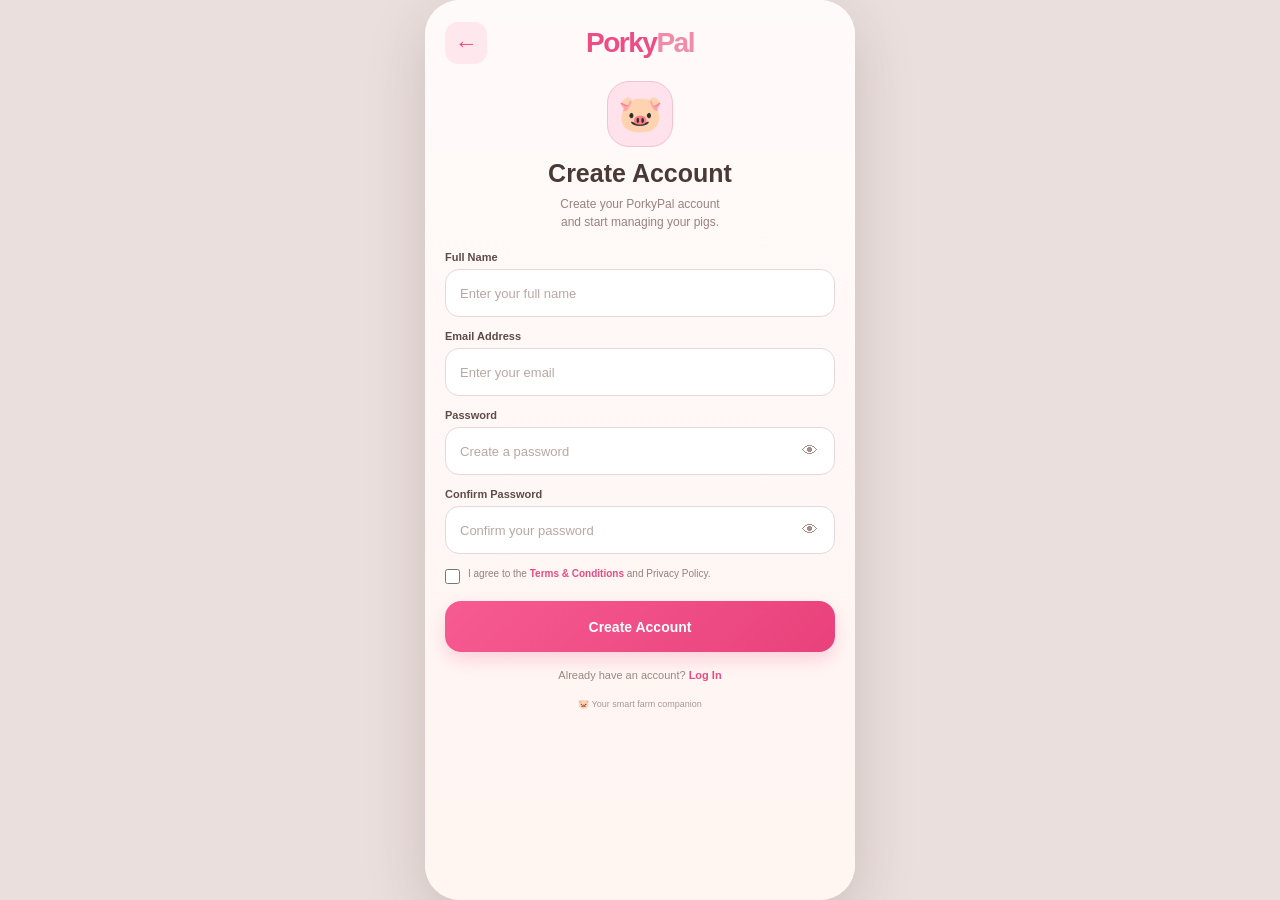
<file: create-account.html>
<!DOCTYPE html>
<html lang="en">

<head>

    <meta charset="UTF-8">

    <meta
        name="viewport"
        content="width=device-width, initial-scale=1.0, maximum-scale=1.0"
    >

    <title>PorkyPal | Create Account</title>


    <style>

        /* =========================================
           RESET
        ========================================= */

        * {
            margin: 0;
            padding: 0;
            box-sizing: border-box;
        }


        html,
        body {
            width: 100%;
            min-height: 100%;
        }


        body {
            min-height: 100vh;

            font-family:
                Arial,
                Helvetica,
                sans-serif;

            background: #eadfdd;

            display: flex;
            justify-content: center;
            align-items: center;
        }


        button,
        input {
            font-family: inherit;
        }



        /* =========================================
           PHONE
        ========================================= */

        .phone {
            width: 100%;
            max-width: 430px;
            min-height: 100vh;

            background: #fffaf7;

            overflow: hidden;

            position: relative;
        }



        /* =========================================
           SCREEN
        ========================================= */

        .screen {
            min-height: 100vh;

            padding:
                22px
                20px
                30px;

            background:
                linear-gradient(
                    180deg,
                    #fffafa 0%,
                    #fff5f1 100%
                );

            overflow-y: auto;
        }



        /* =========================================
           TOP
        ========================================= */

        .top {
            display: flex;

            align-items: center;

            margin-bottom: 17px;
        }


        .back-button {
            width: 42px;
            height: 42px;

            border: none;

            border-radius: 13px;

            background: #ffe7ee;

            color: #e94b82;

            font-size: 23px;

            cursor: pointer;

            display: flex;

            align-items: center;
            justify-content: center;

            flex-shrink: 0;
        }


        .top-logo {
            flex: 1;

            text-align: center;

            padding-right: 42px;
        }


        .top-logo h1 {
            font-family:
                "Trebuchet MS",
                Arial,
                sans-serif;

            font-size: 28px;

            line-height: 1;

            font-weight: 900;

            letter-spacing: -1.5px;

            color: #ed4c84;
        }


        .top-logo h1 span {
            color: #f28aa9;
        }



        /* =========================================
           HEADER
        ========================================= */

        .header {
            text-align: center;

            margin-bottom: 20px;
        }


        .pig-icon {
            width: 66px;
            height: 66px;

            margin: 0 auto 12px;

            display: flex;

            align-items: center;
            justify-content: center;

            border-radius: 22px;

            background: #ffe2eb;

            font-size: 36px;

            border:
                1px solid
                #f5c2d1;
        }


        .header h2 {
            color: #493a36;

            font-size: 25px;

            font-weight: 800;
        }


        .header p {
            margin-top: 7px;

            color: #99837c;

            font-size: 12px;

            line-height: 1.5;
        }



        /* =========================================
           FORM
        ========================================= */

        .form {
            width: 100%;
        }


        .field {
            margin-bottom: 13px;
        }


        .field label {
            display: block;

            margin-bottom: 6px;

            color: #5e4b45;

            font-size: 11px;

            font-weight: 700;
        }


        .input-wrapper {
            position: relative;
        }


        .input-wrapper input {
            width: 100%;

            height: 48px;

            padding:
                0
                14px;

            border:
                1.5px solid
                #ead7d9;

            border-radius: 14px;

            outline: none;

            background: #ffffff;

            color: #493a36;

            font-size: 13px;

            transition:
                border-color .2s ease,
                box-shadow .2s ease;
        }


        .input-wrapper input:focus {
            border-color: #ed7da0;

            box-shadow:
                0 0 0 3px
                rgba(237,125,160,.10);
        }


        .input-wrapper input::placeholder {
            color: #b9a7a2;
        }


        .password-input {
            padding-right: 48px !important;
        }


        .eye-button {
            position: absolute;

            right: 8px;
            top: 50%;

            transform:
                translateY(-50%);

            width: 34px;
            height: 34px;

            border: none;

            border-radius: 10px;

            background: transparent;

            color: #a48d86;

            font-size: 16px;

            cursor: pointer;

            display: flex;

            align-items: center;
            justify-content: center;
        }



        /* =========================================
           TERMS
        ========================================= */

        .terms {
            display: flex;

            align-items: flex-start;

            gap: 8px;

            margin:
                4px
                0
                17px;
        }


        .terms input {
            width: 15px;
            height: 15px;

            margin-top: 2px;

            accent-color: #e94b82;

            flex-shrink: 0;
        }


        .terms label {
            color: #95817b;

            font-size: 10px;

            line-height: 1.45;
        }


        .terms a {
            color: #e94b82;

            text-decoration: none;

            font-weight: 700;
        }



        /* =========================================
           CREATE BUTTON
        ========================================= */

        .create-button {
            width: 100%;

            height: 51px;

            border: none;

            border-radius: 16px;

            color: #ffffff;

            background:
                linear-gradient(
                    135deg,
                    #f65b91,
                    #e9417b
                );

            font-size: 14px;

            font-weight: 800;

            cursor: pointer;

            box-shadow:
                0 8px 18px
                rgba(239,79,135,.22);

            transition:
                transform .15s ease,
                opacity .15s ease;
        }


        .create-button:active {
            transform: scale(.98);
        }


        .create-button:disabled {
            opacity: .55;

            cursor: not-allowed;
        }



        /* =========================================
           MESSAGE
        ========================================= */

        .message {
            display: none;

            margin-top: 11px;

            padding:
                10px
                12px;

            border-radius: 11px;

            text-align: center;

            font-size: 10px;

            line-height: 1.4;
        }


        .message.error {
            display: block;

            color: #b83c57;

            background: #ffe8ed;

            border:
                1px solid
                #f4becb;
        }


        .message.success {
            display: block;

            color: #42805b;

            background: #e9f8ee;

            border:
                1px solid
                #bfe4cb;
        }



        /* =========================================
           LOGIN LINK
        ========================================= */

        .login-link {
            margin-top: 17px;

            text-align: center;

            color: #9b8780;

            font-size: 11px;
        }


        .login-link a {
            color: #e94b82;

            font-weight: 800;

            text-decoration: none;

            cursor: pointer;
        }



        /* =========================================
           FOOTER
        ========================================= */

        .footer {
            margin-top: 18px;

            text-align: center;

            color: #ad9690;

            font-size: 9px;
        }



        /* =========================================
           DESKTOP
        ========================================= */

        @media (min-width: 600px) {

            .phone {
                min-height: 820px;

                height: 100vh;

                max-height: 900px;

                border-radius: 35px;

                box-shadow:
                    0 20px 60px
                    rgba(70,45,38,.18);
            }

        }



        /* =========================================
           SMALL SCREEN
        ========================================= */

        @media (max-height: 700px) {

            .screen {
                padding-top: 15px;
            }


            .top {
                margin-bottom: 10px;
            }


            .header {
                margin-bottom: 13px;
            }


            .pig-icon {
                width: 54px;
                height: 54px;

                font-size: 29px;

                margin-bottom: 7px;
            }


            .header h2 {
                font-size: 21px;
            }


            .field {
                margin-bottom: 9px;
            }


            .input-wrapper input {
                height: 43px;
            }


            .create-button {
                height: 46px;
            }

        }

    </style>

</head>


<body>


    <div class="phone">


        <main class="screen">


            <!-- =========================================
                 TOP
            ========================================== -->

            <div class="top">

                <button
                    type="button"
                    class="back-button"
                    id="backButton"
                    aria-label="Back"
                >
                    ←
                </button>


                <div class="top-logo">

                    <h1>
                        Porky<span>Pal</span>
                    </h1>

                </div>

            </div>



            <!-- =========================================
                 HEADER
            ========================================== -->

            <section class="header">


                <div class="pig-icon">
                    🐷
                </div>


                <h2>
                    Create Account
                </h2>


                <p>
                    Create your PorkyPal account<br>
                    and start managing your pigs.
                </p>


            </section>



            <!-- =========================================
                 FORM
            ========================================== -->

            <form
                class="form"
                id="createAccountForm"
                novalidate
            >


                <!-- FULL NAME -->

                <div class="field">

                    <label for="fullName">
                        Full Name
                    </label>


                    <div class="input-wrapper">

                        <input
                            type="text"
                            id="fullName"
                            name="fullName"
                            placeholder="Enter your full name"
                            autocomplete="name"
                        >

                    </div>

                </div>



                <!-- EMAIL -->

                <div class="field">

                    <label for="email">
                        Email Address
                    </label>


                    <div class="input-wrapper">

                        <input
                            type="email"
                            id="email"
                            name="email"
                            placeholder="Enter your email"
                            autocomplete="email"
                        >

                    </div>

                </div>



                <!-- PASSWORD -->

                <div class="field">

                    <label for="password">
                        Password
                    </label>


                    <div class="input-wrapper">

                        <input
                            type="password"
                            id="password"
                            name="password"
                            class="password-input"
                            placeholder="Create a password"
                            autocomplete="new-password"
                        >


                        <button
                            type="button"
                            class="eye-button"
                            id="passwordEye"
                            aria-label="Show password"
                        >
                            👁
                        </button>

                    </div>

                </div>



                <!-- CONFIRM PASSWORD -->

                <div class="field">

                    <label for="confirmPassword">
                        Confirm Password
                    </label>


                    <div class="input-wrapper">

                        <input
                            type="password"
                            id="confirmPassword"
                            name="confirmPassword"
                            class="password-input"
                            placeholder="Confirm your password"
                            autocomplete="new-password"
                        >


                        <button
                            type="button"
                            class="eye-button"
                            id="confirmEye"
                            aria-label="Show password"
                        >
                            👁
                        </button>

                    </div>

                </div>



                <!-- TERMS -->

                <div class="terms">

                    <input
                        type="checkbox"
                        id="terms"
                    >


                    <label for="terms">

                        I agree to the
                        <a
                            href="#"
                            id="termsLink"
                        >
                            Terms & Conditions
                        </a>
                        and Privacy Policy.

                    </label>

                </div>



                <!-- CREATE -->

                <button
                    type="submit"
                    class="create-button"
                    id="createButton"
                >
                    Create Account
                </button>


                <!-- MESSAGE -->

                <div
                    class="message"
                    id="message"
                ></div>


            </form>



            <!-- =========================================
                 LOGIN
            ========================================== -->

            <div class="login-link">

                Already have an account?

                <a
                    href="login.html"
                    id="loginLink"
                >
                    Log In
                </a>

            </div>



            <!-- =========================================
                 FOOTER
            ========================================== -->

            <div class="footer">

                🐷 Your smart farm companion

            </div>


        </main>


    </div>



    <script>


        /* =========================================
           ELEMENTS
        ========================================= */

        const backButton =
            document.getElementById("backButton");

        const form =
            document.getElementById("createAccountForm");

        const fullName =
            document.getElementById("fullName");

        const email =
            document.getElementById("email");

        const password =
            document.getElementById("password");

        const confirmPassword =
            document.getElementById("confirmPassword");

        const terms =
            document.getElementById("terms");

        const passwordEye =
            document.getElementById("passwordEye");

        const confirmEye =
            document.getElementById("confirmEye");

        const message =
            document.getElementById("message");

        const termsLink =
            document.getElementById("termsLink");



        /* =========================================
           BACK BUTTON
        ========================================= */

        backButton.addEventListener(
            "click",
            function () {

                window.location.href =
                    "login.html";

            }
        );



        /* =========================================
           SHOW / HIDE PASSWORD
        ========================================= */

        passwordEye.addEventListener(
            "click",
            function () {

                if (
                    password.type === "password"
                ) {

                    password.type = "text";

                    passwordEye.textContent = "🙈";

                    passwordEye.setAttribute(
                        "aria-label",
                        "Hide password"
                    );

                } else {

                    password.type = "password";

                    passwordEye.textContent = "👁";

                    passwordEye.setAttribute(
                        "aria-label",
                        "Show password"
                    );

                }

            }
        );



        /* =========================================
           SHOW / HIDE CONFIRM PASSWORD
        ========================================= */

        confirmEye.addEventListener(
            "click",
            function () {

                if (
                    confirmPassword.type === "password"
                ) {

                    confirmPassword.type = "text";

                    confirmEye.textContent = "🙈";

                    confirmEye.setAttribute(
                        "aria-label",
                        "Hide password"
                    );

                } else {

                    confirmPassword.type = "password";

                    confirmEye.textContent = "👁";

                    confirmEye.setAttribute(
                        "aria-label",
                        "Show password"
                    );

                }

            }
        );



        /* =========================================
           MESSAGE
        ========================================= */

        function showMessage(
            text,
            type
        ) {

            message.textContent = text;

            message.className =
                "message " + type;

        }



        /* =========================================
           CLEAR MESSAGE
        ========================================= */

        function clearMessage() {

            message.textContent = "";

            message.className =
                "message";

        }



        /* =========================================
           TERMS
        ========================================= */

        termsLink.addEventListener(
            "click",
            function (event) {

                event.preventDefault();

                alert(
                    "Terms & Conditions will be added here."
                );

            }
        );



        /* =========================================
           CREATE ACCOUNT
        ========================================= */

        form.addEventListener(
            "submit",
            function (event) {

                event.preventDefault();

                clearMessage();


                const nameValue =
                    fullName.value.trim();

                const emailValue =
                    email.value.trim();

                const passwordValue =
                    password.value;

                const confirmValue =
                    confirmPassword.value;



                /* EMPTY FIELDS */

                if (
                    nameValue === "" ||
                    emailValue === "" ||
                    passwordValue === "" ||
                    confirmValue === ""
                ) {

                    showMessage(
                        "Please fill in all required fields.",
                        "error"
                    );

                    return;

                }



                /* EMAIL */

                const emailPattern =
                    /^[^\s@]+@[^\s@]+\.[^\s@]+$/;


                if (
                    !emailPattern.test(emailValue)
                ) {

                    showMessage(
                        "Please enter a valid email address.",
                        "error"
                    );

                    return;

                }



                /* PASSWORD LENGTH */

                if (
                    passwordValue.length < 6
                ) {

                    showMessage(
                        "Password must be at least 6 characters.",
                        "error"
                    );

                    return;

                }



                /* PASSWORD MATCH */

                if (
                    passwordValue !== confirmValue
                ) {

                    showMessage(
                        "Passwords do not match.",
                        "error"
                    );

                    return;

                }



                /* TERMS */

                if (!terms.checked) {

                    showMessage(
                        "Please agree to the Terms & Conditions.",
                        "error"
                    );

                    return;

                }



                /* =====================================
                   SAVE ACCOUNT TEMPORARILY
                   ===================================== */

                const account = {

                    fullName: nameValue,

                    email: emailValue,

                    password: passwordValue

                };


                localStorage.setItem(
                    "porkyPalAccount",
                    JSON.stringify(account)
                );



                /* SUCCESS */

                showMessage(
                    "Account created successfully! Redirecting to login...",
                    "success"
                );



                /* REDIRECT TO LOGIN */

                setTimeout(
                    function () {

                        window.location.href =
                            "login.html";

                    },
                    1200
                );

            }
        );


    </script>


</body>

</html>
</file>
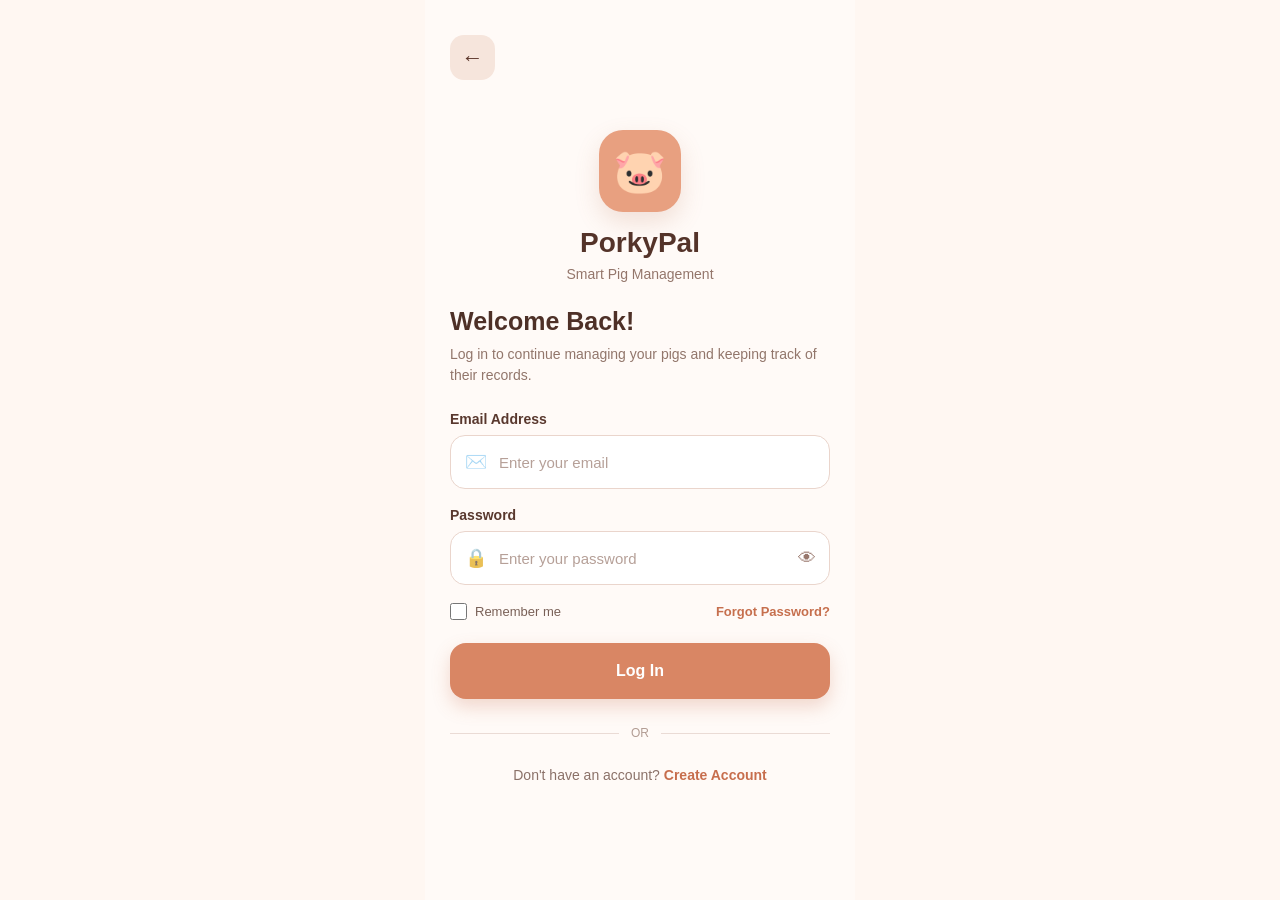
<file: feed.html>
<!DOCTYPE html>
<html lang="en">

<head>

    <meta charset="UTF-8">

    <meta
        name="viewport"
        content="width=device-width, initial-scale=1.0, maximum-scale=1.0"
    >

    <title>Feed Management | PorkyPal</title>

    <style>

        /* ==================================================
           RESET
        ================================================== */

        * {
            margin: 0;
            padding: 0;
            box-sizing: border-box;
        }

        html {
            width: 100%;
            min-height: 100%;
            overflow-x: hidden;
            overflow-y: auto;
        }

        body {
            width: 100%;
            min-height: 100vh;

            font-family:
                Arial,
                Helvetica,
                sans-serif;

            background: #eee4e1;

            color: #493a36;

            display: flex;
            justify-content: center;

            overflow-x: hidden;
            overflow-y: auto;
        }

        button,
        input,
        select {
            font-family: inherit;
        }


        /* ==================================================
           PHONE
        ================================================== */

        .phone {
            width: 100%;
            max-width: 430px;

            min-height: 100vh;

            background: #fffaf8;

            position: relative;

            overflow: visible;
        }


        .page {
            width: 100%;

            min-height: 100vh;

            padding-bottom: 105px;

            background: #fffaf8;

            overflow: visible;
        }


        /* ==================================================
           HEADER
        ================================================== */

        .top-header {
            padding:
                19px
                18px
                9px;

            display: flex;

            align-items: center;

            justify-content: space-between;
        }

        .header-left {
            display: flex;

            align-items: center;

            gap: 10px;
        }

        .back-button,
        .profile-button {

            width: 38px;
            height: 38px;

            border-radius: 12px;

            border:
                1px solid
                #efd9df;

            background: #ffffff;

            color: #e94b82;

            display: flex;

            align-items: center;
            justify-content: center;

            cursor: pointer;
        }

        .back-button {
            font-size: 20px;
        }

        .profile-button {
            font-size: 17px;
        }

        .back-button:active,
        .profile-button:active {
            transform: scale(.95);
        }

        .page-title {
            font-size: 20px;

            font-weight: 900;

            color: #493a36;
        }

        .page-title span {
            color: #e94b82;
        }


        /* ==================================================
           CONTENT
        ================================================== */

        .content {
            width: 100%;

            padding:
                4px
                18px
                20px;

            overflow: visible;
        }


        /* ==================================================
           INTRO
        ================================================== */

        .intro {
            margin-bottom: 13px;
        }

        .intro-title {
            font-size: 24px;

            font-weight: 900;

            color: #493a36;
        }

        .intro-text {
            margin-top: 4px;

            color: #a18f89;

            font-size: 9px;

            line-height: 1.5;
        }


        /* ==================================================
           ADD BUTTON
        ================================================== */

        .add-button {

            width: 100%;

            height: 45px;

            border: none;

            border-radius: 14px;

            background:
                linear-gradient(
                    135deg,
                    #f55b91,
                    #e8417b
                );

            color: white;

            font-size: 11px;

            font-weight: 900;

            cursor: pointer;

            box-shadow:
                0 7px 16px
                rgba(
                    239,
                    79,
                    135,
                    .20
                );

            margin-bottom: 18px;
        }

        .add-button:active {
            transform: scale(.98);
        }


        /* ==================================================
           SECTION HEADER
        ================================================== */

        .section-header {

            display: flex;

            align-items: center;

            justify-content: space-between;

            margin-bottom: 9px;
        }

        .section-title {

            font-size: 14px;

            font-weight: 900;

            color: #493a36;
        }

        .section-count {

            min-width: 24px;

            height: 23px;

            padding: 0 7px;

            border-radius: 12px;

            background: #ffe7ef;

            color: #e94b82;

            display: flex;

            align-items: center;

            justify-content: center;

            font-size: 8px;

            font-weight: 900;
        }


        /* ==================================================
           SCHEDULE FILTER
        ================================================== */

        .schedule-tabs {

            width: 100%;

            display: grid;

            grid-template-columns:
                1fr
                1fr;

            gap: 8px;

            margin-bottom: 11px;
        }

        .schedule-tab {

            height: 35px;

            border:
                1px solid
                #efdce2;

            border-radius: 11px;

            background: white;

            color: #a18f89;

            font-size: 9px;

            font-weight: 800;

            cursor: pointer;
        }

        .schedule-tab.active {

            border-color: #ef78a0;

            background: #ffe8ef;

            color: #e94b82;
        }


        /* ==================================================
           SCHEDULE LIST
        ================================================== */

        .schedule-list {

            display: flex;

            flex-direction: column;

            gap: 9px;
        }


        /* ==================================================
           SCHEDULE CARD
        ================================================== */

        .schedule-card {

            width: 100%;

            min-height: 82px;

            border:
                1px solid
                #f0dfe3;

            border-radius: 17px;

            background: #ffffff;

            padding:
                10px
                11px;

            display: flex;

            align-items: center;

            gap: 10px;

            cursor: pointer;

            text-align: left;

            box-shadow:
                0 4px 13px
                rgba(
                    80,
                    48,
                    43,
                    .035
                );

            transition:
                transform .15s ease,
                background .15s ease;
        }

        .schedule-card:active {

            transform: scale(.985);

            background: #fff6f8;
        }


        /* ==================================================
           TIME
        ================================================== */

        .schedule-time {

            width: 53px;

            flex-shrink: 0;

            text-align: center;
        }

        .schedule-hour {

            font-size: 13px;

            font-weight: 900;

            color: #493a36;
        }

        .schedule-period {

            margin-top: 2px;

            font-size: 7px;

            color: #e94b82;

            font-weight: 900;
        }


        /* ==================================================
           PIG ICON
        ================================================== */

        .schedule-pig {

            width: 45px;
            height: 45px;

            flex-shrink: 0;

            border-radius: 13px;

            background: #ffe8ef;

            display: flex;

            align-items: center;

            justify-content: center;

            font-size: 22px;
        }


        /* ==================================================
           SCHEDULE INFO
        ================================================== */

        .schedule-info {

            flex: 1;

            min-width: 0;
        }

        .schedule-pig-name {

            font-size: 11px;

            font-weight: 900;

            color: #493a36;

            white-space: nowrap;

            overflow: hidden;

            text-overflow: ellipsis;
        }

        .schedule-feed-name {

            margin-top: 4px;

            font-size: 8px;

            color: #9e8c86;
        }

        .schedule-meta {

            display: flex;

            flex-wrap: wrap;

            gap: 4px;

            margin-top: 5px;
        }

        .meta-tag {

            padding:
                3px
                6px;

            border-radius: 6px;

            background: #fff3e3;

            color: #9b764e;

            font-size: 7px;

            font-weight: 800;
        }


        /* ==================================================
           STATUS
        ================================================== */

        .schedule-status {

            flex-shrink: 0;

            padding:
                5px
                7px;

            border-radius: 7px;

            font-size: 7px;

            font-weight: 900;

            background: #eaf7ec;

            color: #68a273;
        }

        .schedule-status.upcoming {

            background: #fff0f4;

            color: #e94b82;
        }

        .schedule-status.completed {

            background: #edf3ff;

            color: #6c82b1;
        }


        /* ==================================================
           EMPTY SCHEDULE
        ================================================== */

        .empty-schedule {

            width: 100%;

            min-height: 135px;

            border:
                1px dashed
                #eacbd5;

            border-radius: 17px;

            background: #fffdfc;

            display: flex;

            flex-direction: column;

            align-items: center;

            justify-content: center;

            text-align: center;

            padding: 20px;
        }

        .empty-icon {
            font-size: 28px;

            margin-bottom: 6px;
        }

        .empty-title {

            font-size: 11px;

            font-weight: 900;

            color: #594741;
        }

        .empty-text {

            margin-top: 5px;

            font-size: 8px;

            color: #a3918b;

            line-height: 1.5;
        }


        /* ==================================================
           FEEDING LOG
        ================================================== */

        .feeding-log-section {
            margin-top: 22px;
        }

        .feeding-log {

            display: flex;

            flex-direction: column;

            gap: 8px;
        }

        .feeding-record {

            width: 100%;

            min-height: 66px;

            border:
                1px solid
                #f0dfe3;

            border-radius: 15px;

            background: #ffffff;

            padding:
                9px
                11px;

            display: flex;

            align-items: center;

            gap: 10px;

            cursor: pointer;

            text-align: left;
        }

        .feeding-record:active {

            transform: scale(.985);

            background: #fff6f8;
        }

        .record-icon {

            width: 39px;
            height: 39px;

            flex-shrink: 0;

            border-radius: 12px;

            background: #fff1da;

            display: flex;

            align-items: center;

            justify-content: center;

            font-size: 18px;
        }

        .record-info {

            flex: 1;

            min-width: 0;
        }

        .record-name {

            font-size: 10px;

            font-weight: 900;

            color: #493a36;
        }

        .record-details {

            margin-top: 4px;

            color: #a18f89;

            font-size: 7px;
        }

        .record-arrow {

            color: #c4aaa9;

            font-size: 19px;
        }


        /* ==================================================
           MODAL
        ================================================== */

        .modal-overlay {

            position: fixed;

            inset: 0;

            z-index: 100;

            background:
                rgba(
                    50,
                    30,
                    27,
                    .42
                );

            display: none;

            align-items: flex-end;

            justify-content: center;
        }

        .modal-overlay.show {
            display: flex;
        }

        .modal {

            width: 100%;

            max-width: 430px;

            max-height: 90vh;

            overflow-y: auto;

            background: #fffaf8;

            border-radius:
                25px
                25px
                0
                0;

            padding:
                20px
                18px
                28px;

            animation:
                slideUp .2s ease;
        }

        @keyframes slideUp {

            from {
                transform:
                    translateY(100%);
            }

            to {
                transform:
                    translateY(0);
            }
        }

        .modal-handle {

            width: 38px;

            height: 4px;

            border-radius: 10px;

            background: #dfccc8;

            margin:
                0 auto
                17px;
        }

        .modal-header {

            display: flex;

            align-items: center;

            justify-content: space-between;

            margin-bottom: 16px;
        }

        .modal-title {

            font-size: 18px;

            font-weight: 900;

            color: #493a36;
        }

        .close-modal {

            width: 33px;
            height: 33px;

            border-radius: 10px;

            border:
                1px solid
                #efdce2;

            background: white;

            color: #8e7a74;

            font-size: 18px;

            cursor: pointer;
        }


        /* ==================================================
           FORM
        ================================================== */

        .form-group {
            margin-bottom: 12px;
        }

        .form-label {

            display: block;

            margin-bottom: 5px;

            font-size: 9px;

            font-weight: 800;

            color: #594741;
        }

        .form-input,
        .form-select {

            width: 100%;

            height: 43px;

            border:
                1.5px solid
                #efdce2;

            border-radius: 12px;

            background: white;

            color: #493a36;

            outline: none;

            padding:
                0 11px;

            font-size: 10px;
        }

        .form-input:focus,
        .form-select:focus {

            border-color:
                #ed7da2;

            box-shadow:
                0 0 0 3px
                rgba(
                    239,
                    79,
                    135,
                    .08
                );
        }

        .form-row {

            display: grid;

            grid-template-columns:
                1fr
                1fr;

            gap: 9px;
        }

        .save-button {

            width: 100%;

            height: 45px;

            border: none;

            border-radius: 14px;

            background:
                linear-gradient(
                    135deg,
                    #f65b91,
                    #e9417b
                );

            color: white;

            font-size: 11px;

            font-weight: 900;

            cursor: pointer;

            margin-top: 5px;
        }


        /* ==================================================
           DETAILS
        ================================================== */

        .details-icon {

            width: 70px;
            height: 70px;

            margin:
                0 auto
                11px;

            border-radius: 22px;

            background: #fff0d9;

            display: flex;

            align-items: center;

            justify-content: center;

            font-size: 34px;
        }

        .details-pig-name {

            text-align: center;

            font-size: 19px;

            font-weight: 900;

            color: #493a36;
        }

        .details-subtitle {

            text-align: center;

            margin-top: 4px;

            color: #a3918b;

            font-size: 8px;
        }

        .details-grid {

            display: grid;

            grid-template-columns:
                1fr
                1fr;

            gap: 8px;

            margin-top: 18px;
        }

        .details-box {

            padding: 11px;

            border:
                1px solid
                #f0dfe3;

            border-radius: 13px;

            background: white;
        }

        .details-label {

            font-size: 7px;

            color: #a3918b;
        }

        .details-value {

            margin-top: 4px;

            font-size: 10px;

            font-weight: 900;

            color: #493a36;

            word-break: break-word;
        }

        .delete-button {

            width: 100%;

            height: 43px;

            margin-top: 17px;

            border:
                1px solid
                #efcbd3;

            border-radius: 13px;

            background: #fff6f7;

            color: #d85d72;

            font-size: 9px;

            font-weight: 900;

            cursor: pointer;
        }


        /* ==================================================
           BOTTOM NAV
        ================================================== */

        .bottom-nav {

            position: fixed;

            left: 50%;

            bottom: 0;

            transform:
                translateX(-50%);

            width: 100%;

            max-width: 430px;

            height: 72px;

            background:
                rgba(
                    255,
                    250,
                    248,
                    .98
                );

            border-top:
                1px solid
                #f0dfe3;

            display: grid;

            grid-template-columns:
                repeat(5, 1fr);

            z-index: 50;

            padding-bottom: 4px;
        }

        .nav-button {

            border: none;

            background: transparent;

            cursor: pointer;

            display: flex;

            flex-direction: column;

            justify-content: center;

            align-items: center;

            gap: 4px;

            color: #a99a95;

            font-size: 9px;

            font-weight: 600;
        }

        .nav-icon {

            width: 29px;
            height: 29px;

            display: flex;

            align-items: center;

            justify-content: center;

            border-radius: 10px;

            font-size: 17px;
        }

        .nav-button.active {

            color: #e94b82;
        }

        .nav-button.active .nav-icon {

            background: #ffe6ee;
        }


        /* ==================================================
           RESPONSIVE
        ================================================== */

        @media (min-width: 600px) {

            body {

                align-items: flex-start;

                padding: 20px 0;
            }

            .phone {

                min-height:
                    calc(100vh - 40px);

                border-radius: 35px;

                box-shadow:
                    0 20px 60px
                    rgba(
                        70,
                        45,
                        38,
                        .18
                    );
            }

            .page {

                min-height:
                    calc(100vh - 40px);

                border-radius: 35px;
            }
        }

    </style>

</head>


<body>


<div class="phone">


    <main class="page">


        <!-- ==================================================
             HEADER
        ================================================== -->

        <header class="top-header">

            <div class="header-left">

                <button
                    type="button"
                    class="back-button"
                    id="backButton">

                    ←

                </button>


                <div class="page-title">

                    Feed
                    <span>Management</span>

                </div>

            </div>


            <button
                type="button"
                class="profile-button"
                id="profileButton">

                👤

            </button>

        </header>


        <!-- ==================================================
             CONTENT
        ================================================== -->

        <section class="content">


            <div class="intro">

                <div class="intro-title">
                    Feeding Schedule
                </div>

                <div class="intro-text">
                    Keep track of your pigs' feeding
                    schedules and feeding records.
                </div>

            </div>


            <!-- ADD FEEDING -->

            <button
                type="button"
                class="add-button"
                id="addButton">

                ＋ Add Feeding

            </button>


            <!-- ==================================================
                 SCHEDULE
            ================================================== -->

            <div class="section-header">

                <div class="section-title">
                    Feeding Schedule
                </div>

                <div
                    class="section-count"
                    id="scheduleCount">

                    0

                </div>

            </div>


            <div class="schedule-tabs">

                <button
                    type="button"
                    class="schedule-tab active"
                    id="todayTab">

                    Today

                </button>


                <button
                    type="button"
                    class="schedule-tab"
                    id="upcomingTab">

                    Upcoming

                </button>

            </div>


            <div
                class="schedule-list"
                id="scheduleList">
            </div>


            <div
                class="empty-schedule"
                id="emptySchedule">

                <div class="empty-icon">
                    🍚
                </div>

                <div class="empty-title">
                    No feeding schedule yet
                </div>

                <div class="empty-text">
                    Add a feeding schedule for
                    your pigs.
                </div>

            </div>


            <!-- ==================================================
                 FEEDING LOG
            ================================================== -->

            <div class="feeding-log-section">

                <div class="section-header">

                    <div class="section-title">
                        Feeding Log
                    </div>

                    <div
                        class="section-count"
                        id="feedingCount">

                        0

                    </div>

                </div>


                <div
                    class="feeding-log"
                    id="feedingLog">
                </div>


            </div>


        </section>


    </main>


    <!-- ==================================================
         ADD FEEDING MODAL
    ================================================== -->

    <div
        class="modal-overlay"
        id="formModal">


        <div class="modal">


            <div class="modal-handle"></div>


            <div class="modal-header">

                <div class="modal-title">
                    Add Feeding
                </div>


                <button
                    type="button"
                    class="close-modal"
                    id="closeFormModal">

                    ×

                </button>

            </div>


            <form id="feedingForm">


                <div class="form-group">

                    <label
                        class="form-label"
                        for="pigSelect">

                        Pig

                    </label>


                    <select
                        id="pigSelect"
                        class="form-select"
                        required>

                        <option value="">
                            Select pig
                        </option>

                    </select>

                </div>


                <div class="form-group">

                    <label
                        class="form-label"
                        for="feedType">

                        Feed Type

                    </label>


                    <select
                        id="feedType"
                        class="form-select"
                        required>

                        <option value="">
                            Select feed type
                        </option>

                        <option value="Starter">
                            Starter
                        </option>

                        <option value="Grower">
                            Grower
                        </option>

                        <option value="Finisher">
                            Finisher
                        </option>

                        <option value="Sow Feed">
                            Sow Feed
                        </option>

                        <option value="Other">
                            Other
                        </option>

                    </select>

                </div>


                <div class="form-row">


                    <div class="form-group">

                        <label
                            class="form-label"
                            for="feedAmount">

                            Amount (kg)

                        </label>


                        <input
                            type="number"
                            id="feedAmount"
                            class="form-input"
                            placeholder="e.g. 2"
                            min="0.1"
                            step="0.1"
                            required
                        >

                    </div>


                    <div class="form-group">

                        <label
                            class="form-label"
                            for="feedTime">

                            Time

                        </label>


                        <input
                            type="time"
                            id="feedTime"
                            class="form-input"
                            required
                        >

                    </div>


                </div>


                <div class="form-group">

                    <label
                        class="form-label"
                        for="feedDate">

                        Date

                    </label>


                    <input
                        type="date"
                        id="feedDate"
                        class="form-input"
                        required
                    >

                </div>


                <button
                    type="submit"
                    class="save-button">

                    Save Feeding Schedule

                </button>


            </form>


        </div>

    </div>


    <!-- ==================================================
         FEEDING DETAILS MODAL
    ================================================== -->

    <div
        class="modal-overlay"
        id="detailsModal">


        <div class="modal">


            <div class="modal-handle"></div>


            <div class="modal-header">

                <div class="modal-title">
                    Feeding Schedule
                </div>


                <button
                    type="button"
                    class="close-modal"
                    id="closeDetailsModal">

                    ×

                </button>

            </div>


            <div class="details-icon">
                🍚
            </div>


            <div
                class="details-pig-name"
                id="detailsPigName">

                Pig

            </div>


            <div
                class="details-subtitle"
                id="detailsSubtitle">

                Feeding Schedule

            </div>


            <div class="details-grid">


                <div class="details-box">

                    <div class="details-label">
                        Feed Type
                    </div>

                    <div
                        class="details-value"
                        id="detailsFeedType">

                        -

                    </div>

                </div>


                <div class="details-box">

                    <div class="details-label">
                        Amount
                    </div>

                    <div
                        class="details-value"
                        id="detailsAmount">

                        -

                    </div>

                </div>


                <div class="details-box">

                    <div class="details-label">
                        Date
                    </div>

                    <div
                        class="details-value"
                        id="detailsDate">

                        -

                    </div>

                </div>


                <div class="details-box">

                    <div class="details-label">
                        Time
                    </div>

                    <div
                        class="details-value"
                        id="detailsTime">

                        -

                    </div>

                </div>


                <div class="details-box">

                    <div class="details-label">
                        Status
                    </div>

                    <div
                        class="details-value"
                        id="detailsStatus">

                        -

                    </div>

                </div>


                <div class="details-box">

                    <div class="details-label">
                        Created
                    </div>

                    <div
                        class="details-value"
                        id="detailsCreated">

                        -

                    </div>

                </div>


            </div>


            <button
                type="button"
                class="delete-button"
                id="deleteButton">

                🗑 Delete Feeding Schedule

            </button>


        </div>

    </div>


    <!-- ==================================================
         BOTTOM NAV
    ================================================== -->

    <nav class="bottom-nav">


        <button
            type="button"
            class="nav-button"
            data-page="home.html">

            <div class="nav-icon">
                🏠
            </div>

            <span>
                Home
            </span>

        </button>


        <button
            type="button"
            class="nav-button"
            data-page="pigs.html">

            <div class="nav-icon">
                🐷
            </div>

            <span>
                Pigs
            </span>

        </button>


        <button
            type="button"
            class="nav-button active"
            data-page="feed.html">

            <div class="nav-icon">
                🍚
            </div>

            <span>
                Feed
            </span>

        </button>


        <button
            type="button"
            class="nav-button"
            data-page="health.html">

            <div class="nav-icon">
                ❤️
            </div>

            <span>
                Health
            </span>

        </button>


        <button
            type="button"
            class="nav-button"
            data-page="profile.html">

            <div class="nav-icon">
                👤
            </div>

            <span>
                Profile
            </span>

        </button>


    </nav>


</div>


<script>

(function () {


    /* ==================================================
       LOGIN CHECK
    ================================================== */

    const loggedIn =
        localStorage.getItem(
            "porkyPalLoggedIn"
        );

    const currentUserRaw =
        localStorage.getItem(
            "porkyPalCurrentUser"
        );


    if (
        loggedIn !== "true" ||
        !currentUserRaw
    ) {

        window.location.replace(
            "login.html"
        );

        return;
    }


    let currentUser;


    try {

        currentUser =
            JSON.parse(
                currentUserRaw
            );

    } catch (error) {

        window.location.replace(
            "login.html"
        );

        return;
    }


    const email =
        String(
            currentUser.email || ""
        )
        .trim()
        .toLowerCase();


    if (!email) {

        window.location.replace(
            "login.html"
        );

        return;
    }


    /* ==================================================
       USER DATA
    ================================================== */

    const dataKey =
        "porkyPal_homeData_" +
        encodeURIComponent(email);


    let userData;


    try {

        userData =
            JSON.parse(
                localStorage.getItem(
                    dataKey
                )
            );

    } catch (error) {

        userData = null;

    }


    if (!userData) {

        userData = {

            pigs: [],

            feedingRecords: [],

            healthRecords: [],

            events: [],

            activities: []

        };

    }


    if (!Array.isArray(userData.pigs)) {
        userData.pigs = [];
    }

    if (!Array.isArray(userData.feedingRecords)) {
        userData.feedingRecords = [];
    }

    if (!Array.isArray(userData.healthRecords)) {
        userData.healthRecords = [];
    }

    if (!Array.isArray(userData.events)) {
        userData.events = [];
    }

    if (!Array.isArray(userData.activities)) {
        userData.activities = [];
    }


    function saveData() {

        localStorage.setItem(
            dataKey,
            JSON.stringify(
                userData
            )
        );

    }


    /* ==================================================
       ELEMENTS
    ================================================== */

    const scheduleList =
        document.getElementById(
            "scheduleList"
        );

    const emptySchedule =
        document.getElementById(
            "emptySchedule"
        );

    const scheduleCount =
        document.getElementById(
            "scheduleCount"
        );

    const feedingLog =
        document.getElementById(
            "feedingLog"
        );

    const feedingCount =
        document.getElementById(
            "feedingCount"
        );

    const formModal =
        document.getElementById(
            "formModal"
        );

    const detailsModal =
        document.getElementById(
            "detailsModal"
        );


    let selectedRecordId = null;

    let currentFilter = "today";


    /* ==================================================
       DATE HELPERS
    ================================================== */

    function getTodayString() {

        const now =
            new Date();

        const year =
            now.getFullYear();

        const month =
            String(
                now.getMonth() + 1
            )
            .padStart(2, "0");

        const day =
            String(
                now.getDate()
            )
            .padStart(2, "0");


        return (
            year +
            "-" +
            month +
            "-" +
            day
        );

    }


    function formatDate(value) {

        if (!value) {
            return "Not set";
        }


        const date =
            new Date(
                value + "T00:00:00"
            );


        if (
            Number.isNaN(
                date.getTime()
            )
        ) {

            return value;

        }


        return date.toLocaleDateString(
            "en-US",
            {
                month: "short",
                day: "numeric",
                year: "numeric"
            }
        );

    }


    function formatTime(value) {

        if (!value) {
            return "Not set";
        }


        const parts =
            String(value)
                .split(":");


        let hour =
            Number(
                parts[0]
            );

        const minute =
            parts[1] || "00";


        const period =
            hour >= 12
                ? "PM"
                : "AM";


        hour =
            hour % 12;


        if (hour === 0) {
            hour = 12;
        }


        return (
            hour +
            ":" +
            minute +
            " " +
            period
        );

    }


    function getRecordStatus(record) {

        const today =
            getTodayString();


        if (
            record.date <
            today
        ) {

            return "Completed";

        }


        if (
            record.date >
            today
        ) {

            return "Upcoming";

        }


        if (!record.time) {

            return "Today";

        }


        const now =
            new Date();


        const parts =
            record.time.split(":");


        const recordDate =
            new Date();


        recordDate.setHours(
            Number(parts[0]),
            Number(parts[1]),
            0,
            0
        );


        if (
            recordDate.getTime() <
            now.getTime()
        ) {

            return "Completed";

        }


        return "Upcoming";

    }


    /* ==================================================
       ESCAPE
    ================================================== */

    function escapeHTML(value) {

        return String(value)

            .replace(
                /&/g,
                "&amp;"
            )

            .replace(
                /</g,
                "&lt;"
            )

            .replace(
                />/g,
                "&gt;"
            )

            .replace(
                /"/g,
                "&quot;"
            )

            .replace(
                /'/g,
                "&#039;"
            );

    }


    /* ==================================================
       GET PIG NAME
    ================================================== */

    function getPigName(record) {

        if (record.pigName) {

            return record.pigName;

        }


        const pig =
            userData.pigs.find(
                function (item) {

                    return (
                        item.id ===
                        record.pigId
                    );

                }
            );


        return pig
            ? pig.name
            : "Unknown Pig";

    }


    /* ==================================================
       RENDER SCHEDULE
    ================================================== */

    function renderSchedule() {

        scheduleList.innerHTML =
            "";


        let records =
            [...userData.feedingRecords];


        const today =
            getTodayString();


        if (
            currentFilter ===
            "today"
        ) {

            records =
                records.filter(
                    function (record) {

                        return (
                            record.date ===
                            today
                        );

                    }
                );

        } else {

            records =
                records.filter(
                    function (record) {

                        return (
                            record.date >
                            today
                        );

                    }
                );

        }


        records.sort(
            function (a, b) {

                const first =
                    (
                        a.date ||
                        ""
                    ) +
                    " " +
                    (
                        a.time ||
                        ""
                    );


                const second =
                    (
                        b.date ||
                        ""
                    ) +
                    " " +
                    (
                        b.time ||
                        ""
                    );


                return first.localeCompare(
                    second
                );

            }
        );


        scheduleCount.textContent =
            records.length;


        if (
            records.length === 0
        ) {

            emptySchedule.style.display =
                "flex";

            return;

        }


        emptySchedule.style.display =
            "none";


        records.forEach(
            function (record) {


                const status =
                    getRecordStatus(
                        record
                    );


                const statusClass =
                    status ===
                    "Upcoming"
                        ? "upcoming"
                        : status ===
                          "Completed"
                            ? "completed"
                            : "";


                const card =
                    document.createElement(
                        "button"
                    );


                card.type =
                    "button";


                card.className =
                    "schedule-card";


                card.innerHTML = `

                    <div class="schedule-time">

                        <div class="schedule-hour">
                            ${escapeHTML(
                                formatTime(
                                    record.time
                                )
                            )}
                        </div>

                    </div>


                    <div class="schedule-pig">
                        🐷
                    </div>


                    <div class="schedule-info">

                        <div class="schedule-pig-name">
                            ${escapeHTML(
                                getPigName(
                                    record
                                )
                            )}
                        </div>


                        <div class="schedule-feed-name">
                            Feeding Schedule
                        </div>


                        <div class="schedule-meta">

                            <span class="meta-tag">
                                ${escapeHTML(
                                    record.amount
                                )} kg
                            </span>

                            <span class="meta-tag">
                                ${escapeHTML(
                                    record.type ||
                                    "Feed"
                                )}
                            </span>

                        </div>

                    </div>


                    <div
                        class="schedule-status
                        ${statusClass}">

                        ${status}

                    </div>

                `;


                card.addEventListener(
                    "click",
                    function () {

                        openDetails(
                            record
                        );

                    }
                );


                scheduleList.appendChild(
                    card
                );

            }
        );

    }


    /* ==================================================
       RENDER FEEDING LOG
    ================================================== */

    function renderFeedingLog() {

        feedingLog.innerHTML =
            "";


        feedingCount.textContent =
            userData.feedingRecords.length;


        if (
            userData.feedingRecords.length ===
            0
        ) {

            const empty =
                document.createElement(
                    "div"
                );


            empty.className =
                "empty-schedule";


            empty.innerHTML = `

                <div class="empty-icon">
                    🍚
                </div>

                <div class="empty-title">
                    No feeding records yet
                </div>

                <div class="empty-text">
                    Add a feeding schedule above.
                </div>

            `;


            feedingLog.appendChild(
                empty
            );

            return;
        }


        const records =
            [...userData.feedingRecords]
                .sort(
                    function (a, b) {

                        return (
                            new Date(
                                b.createdAt ||
                                0
                            ).getTime()
                            -
                            new Date(
                                a.createdAt ||
                                0
                            ).getTime()
                        );

                    }
                );


        records.forEach(
            function (record) {


                const button =
                    document.createElement(
                        "button"
                    );


                button.type =
                    "button";


                button.className =
                    "feeding-record";


                button.innerHTML = `

                    <div class="record-icon">
                        🍚
                    </div>


                    <div class="record-info">

                        <div class="record-name">
                            ${escapeHTML(
                                getPigName(
                                    record
                                )
                            )}
                        </div>


                        <div class="record-details">

                            ${escapeHTML(
                                record.type ||
                                "Feed"
                            )}

                            •

                            ${escapeHTML(
                                record.amount
                            )} kg

                            •

                            ${escapeHTML(
                                formatDate(
                                    record.date
                                )
                            )}

                            •

                            ${escapeHTML(
                                formatTime(
                                    record.time
                                )
                            )}

                        </div>

                    </div>


                    <div class="record-arrow">
                        ›
                    </div>

                `;


                button.addEventListener(
                    "click",
                    function () {

                        openDetails(
                            record
                        );

                    }
                );


                feedingLog.appendChild(
                    button
                );

            }
        );

    }


    /* ==================================================
       OPEN ADD MODAL
    ================================================== */

    function openAddModal() {

        const pigSelect =
            document.getElementById(
                "pigSelect"
            );


        pigSelect.innerHTML = `

            <option value="">
                Select pig
            </option>

        `;


        userData.pigs.forEach(
            function (pig) {

                const option =
                    document.createElement(
                        "option"
                    );


                option.value =
                    pig.id;


                option.textContent =
                    pig.name;


                pigSelect.appendChild(
                    option
                );

            }
        );


        if (
            userData.pigs.length === 0
        ) {

            alert(
                "Please add a pig first."
            );

            window.location.href =
                "pigs.html";

            return;
        }


        document
            .getElementById(
                "feedingForm"
            )
            .reset();


        const now =
            new Date();


        document
            .getElementById(
                "feedDate"
            )
            .value =
            getTodayString();


        document
            .getElementById(
                "feedTime"
            )
            .value =
            String(
                now.getHours()
            )
            .padStart(2, "0") +
            ":" +
            String(
                now.getMinutes()
            )
            .padStart(2, "0");


        formModal.classList.add(
            "show"
        );

    }


    document
        .getElementById(
            "addButton"
        )
        .addEventListener(
            "click",
            openAddModal
        );


    /* ==================================================
       CLOSE ADD MODAL
    ================================================== */

    function closeFormModal() {

        formModal.classList.remove(
            "show"
        );

    }


    document
        .getElementById(
            "closeFormModal"
        )
        .addEventListener(
            "click",
            closeFormModal
        );


    formModal.addEventListener(
        "click",
        function (event) {

            if (
                event.target ===
                formModal
            ) {

                closeFormModal();

            }

        }
    );


    /* ==================================================
       SAVE FEEDING
    ================================================== */

    document
        .getElementById(
            "feedingForm"
        )
        .addEventListener(
            "submit",
            function (event) {

                event.preventDefault();


                const pigId =
                    document
                        .getElementById(
                            "pigSelect"
                        )
                        .value;


                const type =
                    document
                        .getElementById(
                            "feedType"
                        )
                        .value;


                const amount =
                    document
                        .getElementById(
                            "feedAmount"
                        )
                        .value
                        .trim();


                const time =
                    document
                        .getElementById(
                            "feedTime"
                        )
                        .value;


                const date =
                    document
                        .getElementById(
                            "feedDate"
                        )
                        .value;


                if (
                    !pigId ||
                    !type ||
                    !amount ||
                    !time ||
                    !date
                ) {

                    alert(
                        "Please complete all feeding information."
                    );

                    return;
                }


                const pig =
                    userData.pigs.find(
                        function (item) {

                            return (
                                item.id ===
                                pigId
                            );

                        }
                    );


                if (!pig) {

                    alert(
                        "Pig not found."
                    );

                    return;
                }


                const record = {

                    id:
                        "feeding_" +
                        Date.now() +
                        "_" +
                        Math.random()
                            .toString(36)
                            .substring(2, 8),

                    pigId:
                        pig.id,

                    pigName:
                        pig.name,

                    type:
                        type,

                    amount:
                        amount,

                    time:
                        time,

                    date:
                        date,

                    createdAt:
                        new Date()
                            .toISOString()

                };


                userData.feedingRecords.push(
                    record
                );


                /* ==================================================
                   RECENT ACTIVITY
                ================================================== */

                userData.activities.unshift({

                    id:
                        "activity_" +
                        Date.now() +
                        "_" +
                        Math.random()
                            .toString(36)
                            .substring(2, 8),

                    type:
                        "feeding_added",

                    text:
                        "Added feeding schedule for " +
                        pig.name,

                    date:
                        new Date()
                            .toISOString(),

                    recordId:
                        record.id

                });


                if (
                    userData.activities.length >
                    50
                ) {

                    userData.activities =
                        userData.activities
                            .slice(
                                0,
                                50
                            );

                }


                saveData();


                closeFormModal();


                renderSchedule();

                renderFeedingLog();


                alert(
                    "Feeding schedule added successfully!"
                );

            }
        );


    /* ==================================================
       OPEN DETAILS
    ================================================== */

    function openDetails(record) {

        selectedRecordId =
            record.id;


        document
            .getElementById(
                "detailsPigName"
            )
            .textContent =
            getPigName(
                record
            );


        document
            .getElementById(
                "detailsFeedType"
            )
            .textContent =
            record.type ||
            "Feed";


        document
            .getElementById(
                "detailsAmount"
            )
            .textContent =
            (
                record.amount ||
                "0"
            ) +
            " kg";


        document
            .getElementById(
                "detailsDate"
            )
            .textContent =
            formatDate(
                record.date
            );


        document
            .getElementById(
                "detailsTime"
            )
            .textContent =
            formatTime(
                record.time
            );


        document
            .getElementById(
                "detailsStatus"
            )
            .textContent =
            getRecordStatus(
                record
            );


        document
            .getElementById(
                "detailsCreated"
            )
            .textContent =
            record.createdAt
                ? new Date(
                    record.createdAt
                ).toLocaleDateString(
                    "en-US",
                    {
                        month: "short",
                        day: "numeric",
                        year: "numeric"
                    }
                )
                : "Not available";


        detailsModal.classList.add(
            "show"
        );

    }


    /* ==================================================
       CLOSE DETAILS
    ================================================== */

    function closeDetails() {

        detailsModal.classList.remove(
            "show"
        );

        selectedRecordId =
            null;

    }


    document
        .getElementById(
            "closeDetailsModal"
        )
        .addEventListener(
            "click",
            closeDetails
        );


    detailsModal.addEventListener(
        "click",
        function (event) {

            if (
                event.target ===
                detailsModal
            ) {

                closeDetails();

            }

        }
    );


    /* ==================================================
       DELETE
    ================================================== */

    document
        .getElementById(
            "deleteButton"
        )
        .addEventListener(
            "click",
            function () {


                if (!selectedRecordId) {
                    return;
                }


                const record =
                    userData.feedingRecords.find(
                        function (item) {

                            return (
                                item.id ===
                                selectedRecordId
                            );

                        }
                    );


                if (!record) {

                    alert(
                        "Feeding schedule not found."
                    );

                    return;
                }


                const confirmed =
                    confirm(
                        "Delete this feeding schedule?"
                    );


                if (!confirmed) {
                    return;
                }


                userData.feedingRecords =
                    userData.feedingRecords.filter(
                        function (item) {

                            return (
                                item.id !==
                                selectedRecordId
                            );

                        }
                    );


                userData.activities.unshift({

                    id:
                        "activity_" +
                        Date.now() +
                        "_" +
                        Math.random()
                            .toString(36)
                            .substring(2, 8),

                    type:
                        "feeding_deleted",

                    text:
                        "Deleted feeding schedule for " +
                        getPigName(
                            record
                        ),

                    date:
                        new Date()
                            .toISOString(),

                    recordId:
                        record.id

                });


                if (
                    userData.activities.length >
                    50
                ) {

                    userData.activities =
                        userData.activities
                            .slice(
                                0,
                                50
                            );

                }


                saveData();


                closeDetails();


                renderSchedule();

                renderFeedingLog();


                alert(
                    "Feeding schedule deleted."
                );

            }
        );


    /* ==================================================
       TABS
    ================================================== */

    document
        .getElementById(
            "todayTab"
        )
        .addEventListener(
            "click",
            function () {

                currentFilter =
                    "today";


                document
                    .getElementById(
                        "todayTab"
                    )
                    .classList.add(
                        "active"
                    );


                document
                    .getElementById(
                        "upcomingTab"
                    )
                    .classList.remove(
                        "active"
                    );


                renderSchedule();

            }
        );


    document
        .getElementById(
            "upcomingTab"
        )
        .addEventListener(
            "click",
            function () {

                currentFilter =
                    "upcoming";


                document
                    .getElementById(
                        "upcomingTab"
                    )
                    .classList.add(
                        "active"
                    );


                document
                    .getElementById(
                        "todayTab"
                    )
                    .classList.remove(
                        "active"
                    );


                renderSchedule();

            }
        );


    /* ==================================================
       BACK
    ================================================== */

    document
        .getElementById(
            "backButton"
        )
        .addEventListener(
            "click",
            function () {

                window.location.href =
                    "home.html";

            }
        );


    /* ==================================================
       PROFILE
    ================================================== */

    document
        .getElementById(
            "profileButton"
        )
        .addEventListener(
            "click",
            function () {

                window.location.href =
                    "profile.html";

            }
        );


    /* ==================================================
       BOTTOM NAV
    ================================================== */

    document
        .querySelectorAll(
            ".nav-button"
        )
        .forEach(
            function (button) {

                button.addEventListener(
                    "click",
                    function () {

                        const page =
                            button.dataset.page;


                        if (page) {

                            window.location.href =
                                page;

                        }

                    }
                );

            }
        );


    /* ==================================================
       REFRESH WHEN RETURNING
    ================================================== */

    window.addEventListener(
        "pageshow",
        function () {

            try {

                const latest =
                    JSON.parse(
                        localStorage.getItem(
                            dataKey
                        )
                    );


                if (latest) {

                    userData =
                        latest;


                    if (
                        !Array.isArray(
                            userData.pigs
                        )
                    ) {

                        userData.pigs = [];

                    }


                    if (
                        !Array.isArray(
                            userData.feedingRecords
                        )
                    ) {

                        userData.feedingRecords = [];

                    }


                    if (
                        !Array.isArray(
                            userData.activities
                        )
                    ) {

                        userData.activities = [];

                    }


                    renderSchedule();

                    renderFeedingLog();

                }

            } catch (error) {

                console.log(
                    "Unable to refresh feed data."
                );

            }

        }
    );


    /* ==================================================
       INITIAL LOAD
    ================================================== */

    renderSchedule();

    renderFeedingLog();


})();

</script>


</body>

</html>
</file>
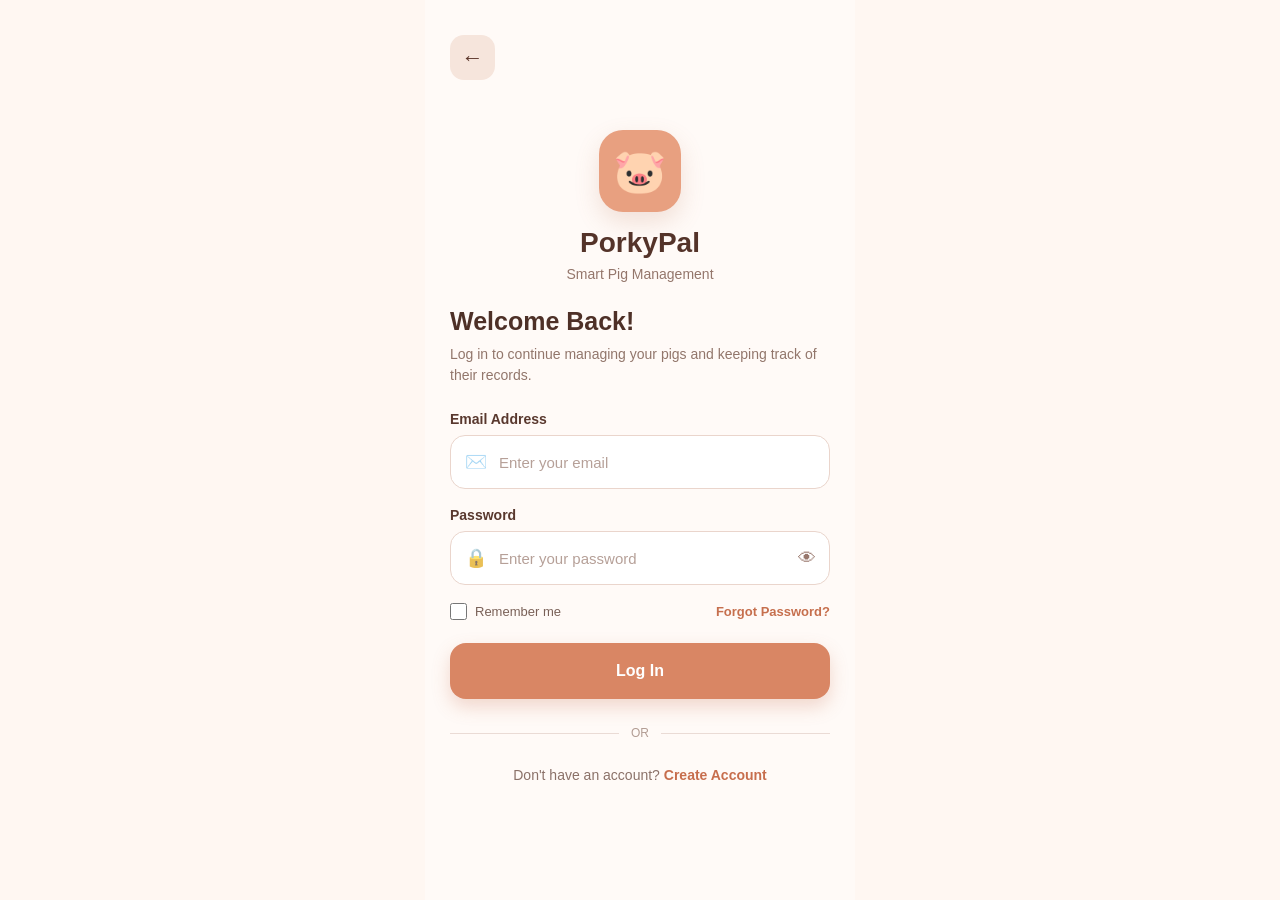
<file: health.html>
<!DOCTYPE html>
<html lang="en">

<head>

    <meta charset="UTF-8">

    <meta
        name="viewport"
        content="width=device-width, initial-scale=1.0, maximum-scale=1.0"
    >

    <title>Health & Records | PorkyPal</title>

    <style>

        /* ==================================================
           RESET
        ================================================== */

        * {
            margin: 0;
            padding: 0;
            box-sizing: border-box;
        }

        html {
            width: 100%;
            min-height: 100%;
            overflow-x: hidden;
            overflow-y: auto;
        }

        body {
            width: 100%;
            min-height: 100vh;

            font-family:
                Arial,
                Helvetica,
                sans-serif;

            background: #eee4e1;

            color: #493a36;

            display: flex;
            justify-content: center;

            overflow-x: hidden;
            overflow-y: auto;
        }

        button,
        input,
        select,
        textarea {
            font-family: inherit;
        }


        /* ==================================================
           PHONE
        ================================================== */

        .phone {
            width: 100%;
            max-width: 430px;

            min-height: 100vh;

            background: #fffaf8;

            position: relative;

            overflow: visible;
        }


        .page {
            width: 100%;

            min-height: 100vh;

            padding-bottom: 105px;

            background: #fffaf8;

            overflow: visible;
        }


        /* ==================================================
           HEADER
        ================================================== */

        .top-header {
            padding:
                19px
                18px
                9px;

            display: flex;

            align-items: center;

            justify-content: space-between;
        }

        .header-left {
            display: flex;

            align-items: center;

            gap: 10px;
        }

        .back-button,
        .profile-button {

            width: 38px;
            height: 38px;

            border-radius: 12px;

            border:
                1px solid
                #efd9df;

            background: #ffffff;

            color: #e94b82;

            display: flex;

            align-items: center;
            justify-content: center;

            cursor: pointer;

            box-shadow:
                0 3px 10px
                rgba(80, 45, 40, .04);
        }

        .back-button {
            font-size: 20px;
        }

        .profile-button {
            font-size: 17px;
        }

        .back-button:active,
        .profile-button:active {
            transform: scale(.95);
        }

        .page-title {
            font-size: 20px;

            font-weight: 900;

            color: #493a36;
        }

        .page-title span {
            color: #e94b82;
        }


        /* ==================================================
           CONTENT
        ================================================== */

        .content {
            width: 100%;

            padding:
                4px
                18px
                20px;

            overflow: visible;
        }


        /* ==================================================
           INTRO
        ================================================== */

        .intro {
            margin-bottom: 14px;
        }

        .intro-title {

            font-size: 24px;

            font-weight: 900;

            color: #493a36;
        }

        .intro-text {

            margin-top: 4px;

            color: #a18f89;

            font-size: 9px;

            line-height: 1.5;
        }


        /* ==================================================
           HEALTH SUMMARY
        ================================================== */

        .summary-card {

            width: 100%;

            min-height: 92px;

            padding: 14px;

            border-radius: 19px;

            background:
                linear-gradient(
                    135deg,
                    #fff0f4,
                    #ffffff
                );

            border:
                1px solid
                #f0dce2;

            display: flex;

            align-items: center;

            gap: 11px;

            box-shadow:
                0 6px 18px
                rgba(
                    80,
                    48,
                    43,
                    .05
                );

            margin-bottom: 18px;
        }

        .summary-icon {

            width: 55px;
            height: 55px;

            flex-shrink: 0;

            border-radius: 17px;

            background: #ffe3ec;

            display: flex;

            align-items: center;

            justify-content: center;

            font-size: 28px;
        }

        .summary-info {
            min-width: 0;
        }

        .summary-title {

            font-size: 14px;

            font-weight: 900;

            color: #493a36;
        }

        .summary-text {

            margin-top: 4px;

            color: #9f8d87;

            font-size: 8px;

            line-height: 1.5;
        }


        /* ==================================================
           SECTION HEADER
        ================================================== */

        .section-header {

            display: flex;

            align-items: center;

            justify-content: space-between;

            margin-bottom: 9px;
        }

        .section-title {

            font-size: 14px;

            font-weight: 900;

            color: #493a36;
        }

        .section-count {

            min-width: 24px;

            height: 23px;

            padding: 0 7px;

            border-radius: 12px;

            background: #ffe7ef;

            color: #e94b82;

            display: flex;

            align-items: center;

            justify-content: center;

            font-size: 8px;

            font-weight: 900;
        }


        /* ==================================================
           PIG LIST
        ================================================== */

        .pig-health-list {

            display: flex;

            flex-direction: column;

            gap: 8px;
        }

        .pig-health-card {

            width: 100%;

            min-height: 72px;

            padding:
                10px
                11px;

            border:
                1px solid
                #f0dfe3;

            border-radius: 16px;

            background: #ffffff;

            display: flex;

            align-items: center;

            gap: 10px;

            cursor: pointer;

            text-align: left;

            box-shadow:
                0 3px 12px
                rgba(
                    80,
                    48,
                    43,
                    .035
                );

            transition:
                transform .15s ease,
                background .15s ease;
        }

        .pig-health-card:active {

            transform: scale(.985);

            background: #fff6f8;
        }

        .pig-avatar {

            width: 43px;
            height: 43px;

            flex-shrink: 0;

            border-radius: 13px;

            background: #ffe8ef;

            display: flex;

            align-items: center;

            justify-content: center;

            font-size: 22px;
        }

        .pig-health-info {

            flex: 1;

            min-width: 0;
        }

        .pig-name {

            font-size: 11px;

            font-weight: 900;

            color: #493a36;

            white-space: nowrap;

            overflow: hidden;

            text-overflow: ellipsis;
        }

        .pig-health-subtitle {

            margin-top: 4px;

            color: #a18f89;

            font-size: 7px;
        }

        .health-status {

            padding:
                5px
                7px;

            border-radius: 7px;

            background: #eaf7ec;

            color: #68a273;

            font-size: 7px;

            font-weight: 900;

            flex-shrink: 0;
        }

        .health-arrow {

            color: #c4aaa9;

            font-size: 19px;

            flex-shrink: 0;
        }


        /* ==================================================
           ADD BUTTON
        ================================================== */

        .add-health-button {

            width: 100%;

            height: 45px;

            margin-top: 12px;

            border: none;

            border-radius: 14px;

            background:
                linear-gradient(
                    135deg,
                    #f65b91,
                    #e9417b
                );

            color: #ffffff;

            font-size: 11px;

            font-weight: 900;

            cursor: pointer;

            box-shadow:
                0 7px 16px
                rgba(
                    239,
                    79,
                    135,
                    .20
                );
        }

        .add-health-button:active {
            transform: scale(.98);
        }


        /* ==================================================
           NO PIGS
        ================================================== */

        .empty-state {

            width: 100%;

            min-height: 150px;

            border:
                1px dashed
                #eacbd5;

            border-radius: 17px;

            background: #fffdfc;

            display: flex;

            flex-direction: column;

            align-items: center;

            justify-content: center;

            text-align: center;

            padding: 20px;
        }

        .empty-icon {

            font-size: 29px;

            margin-bottom: 6px;
        }

        .empty-title {

            font-size: 11px;

            font-weight: 900;

            color: #594741;
        }

        .empty-text {

            margin-top: 5px;

            max-width: 260px;

            color: #a3918b;

            font-size: 8px;

            line-height: 1.5;
        }

        .go-pigs-button {

            margin-top: 11px;

            height: 36px;

            padding:
                0 15px;

            border: none;

            border-radius: 11px;

            background: #ffe5ed;

            color: #e94b82;

            font-size: 9px;

            font-weight: 800;

            cursor: pointer;
        }


        /* ==================================================
           HEALTH RECORDS
        ================================================== */

        .records-section {

            margin-top: 22px;
        }

        .records-list {

            display: flex;

            flex-direction: column;

            gap: 8px;
        }

        .health-record {

            width: 100%;

            min-height: 69px;

            border:
                1px solid
                #f0dfe3;

            border-radius: 16px;

            background: #ffffff;

            padding:
                10px
                11px;

            display: flex;

            align-items: center;

            gap: 10px;

            cursor: pointer;

            text-align: left;

            box-shadow:
                0 3px 11px
                rgba(
                    80,
                    48,
                    43,
                    .035
                );
        }

        .health-record:active {

            transform: scale(.985);

            background: #fff6f8;
        }

        .record-icon {

            width: 40px;
            height: 40px;

            flex-shrink: 0;

            border-radius: 12px;

            background: #ffe8ef;

            display: flex;

            align-items: center;

            justify-content: center;

            font-size: 18px;
        }

        .record-info {

            flex: 1;

            min-width: 0;
        }

        .record-name {

            font-size: 10px;

            font-weight: 900;

            color: #493a36;
        }

        .record-details {

            margin-top: 4px;

            color: #a18f89;

            font-size: 7px;

            line-height: 1.4;
        }

        .record-arrow {

            color: #c4aaa9;

            font-size: 19px;

            flex-shrink: 0;
        }


        /* ==================================================
           EMPTY RECORDS
        ================================================== */

        .empty-records {

            width: 100%;

            min-height: 125px;

            border:
                1px dashed
                #eacbd5;

            border-radius: 17px;

            background: #fffdfc;

            display: flex;

            flex-direction: column;

            align-items: center;

            justify-content: center;

            text-align: center;

            padding: 20px;
        }

        .empty-records-icon {

            font-size: 26px;

            margin-bottom: 6px;
        }

        .empty-records-title {

            font-size: 11px;

            font-weight: 900;

            color: #594741;
        }

        .empty-records-text {

            margin-top: 5px;

            color: #a3918b;

            font-size: 8px;
        }


        /* ==================================================
           MODAL
        ================================================== */

        .modal-overlay {

            position: fixed;

            inset: 0;

            z-index: 100;

            background:
                rgba(
                    50,
                    30,
                    27,
                    .42
                );

            display: none;

            align-items: flex-end;

            justify-content: center;
        }

        .modal-overlay.show {
            display: flex;
        }

        .modal {

            width: 100%;

            max-width: 430px;

            max-height: 90vh;

            overflow-y: auto;

            background: #fffaf8;

            border-radius:
                25px
                25px
                0
                0;

            padding:
                20px
                18px
                28px;

            animation:
                slideUp .2s ease;
        }

        @keyframes slideUp {

            from {
                transform:
                    translateY(100%);
            }

            to {
                transform:
                    translateY(0);
            }
        }

        .modal-handle {

            width: 38px;

            height: 4px;

            border-radius: 10px;

            background: #dfccc8;

            margin:
                0 auto
                17px;
        }

        .modal-header {

            display: flex;

            align-items: center;

            justify-content: space-between;

            margin-bottom: 16px;
        }

        .modal-title {

            font-size: 18px;

            font-weight: 900;

            color: #493a36;
        }

        .close-modal {

            width: 33px;
            height: 33px;

            border-radius: 10px;

            border:
                1px solid
                #efdce2;

            background: #ffffff;

            color: #8e7a74;

            font-size: 18px;

            cursor: pointer;
        }


        /* ==================================================
           FORM
        ================================================== */

        .form-group {
            margin-bottom: 12px;
        }

        .form-label {

            display: block;

            margin-bottom: 5px;

            font-size: 9px;

            font-weight: 800;

            color: #594741;
        }

        .form-input,
        .form-select,
        .form-textarea {

            width: 100%;

            border:
                1.5px solid
                #efdce2;

            border-radius: 12px;

            background: #ffffff;

            color: #493a36;

            outline: none;

            padding:
                0 11px;

            font-size: 10px;
        }

        .form-input,
        .form-select {

            height: 43px;
        }

        .form-textarea {

            min-height: 78px;

            padding:
                10px
                11px;

            resize: vertical;
        }

        .form-input:focus,
        .form-select:focus,
        .form-textarea:focus {

            border-color:
                #ed7da2;

            box-shadow:
                0 0 0 3px
                rgba(
                    239,
                    79,
                    135,
                    .08
                );
        }

        .form-row {

            display: grid;

            grid-template-columns:
                1fr
                1fr;

            gap: 9px;
        }

        .save-button {

            width: 100%;

            height: 45px;

            border: none;

            border-radius: 14px;

            background:
                linear-gradient(
                    135deg,
                    #f65b91,
                    #e9417b
                );

            color: #ffffff;

            font-size: 11px;

            font-weight: 900;

            cursor: pointer;

            margin-top: 5px;
        }


        /* ==================================================
           DETAILS
        ================================================== */

        .details-icon {

            width: 72px;
            height: 72px;

            margin:
                0 auto
                11px;

            border-radius: 22px;

            background: #ffe8ef;

            display: flex;

            align-items: center;

            justify-content: center;

            font-size: 34px;
        }

        .details-pig-name {

            text-align: center;

            font-size: 19px;

            font-weight: 900;

            color: #493a36;
        }

        .details-subtitle {

            text-align: center;

            margin-top: 4px;

            color: #a3918b;

            font-size: 8px;
        }

        .details-grid {

            display: grid;

            grid-template-columns:
                1fr
                1fr;

            gap: 8px;

            margin-top: 18px;
        }

        .details-box {

            padding: 11px;

            border:
                1px solid
                #f0dfe3;

            border-radius: 13px;

            background: #ffffff;
        }

        .details-label {

            font-size: 7px;

            color: #a3918b;
        }

        .details-value {

            margin-top: 4px;

            font-size: 10px;

            font-weight: 900;

            color: #493a36;

            word-break: break-word;
        }


        /* ==================================================
           DELETE
        ================================================== */

        .delete-button {

            width: 100%;

            height: 43px;

            margin-top: 17px;

            border:
                1px solid
                #efcbd3;

            border-radius: 13px;

            background: #fff6f7;

            color: #d85d72;

            font-size: 9px;

            font-weight: 900;

            cursor: pointer;
        }


        /* ==================================================
           BOTTOM NAV
        ================================================== */

        .bottom-nav {

            position: fixed;

            left: 50%;

            bottom: 0;

            transform:
                translateX(-50%);

            width: 100%;

            max-width: 430px;

            height: 72px;

            background:
                rgba(
                    255,
                    250,
                    248,
                    .98
                );

            border-top:
                1px solid
                #f0dfe3;

            display: grid;

            grid-template-columns:
                repeat(5, 1fr);

            z-index: 50;

            padding-bottom: 4px;
        }

        .nav-button {

            border: none;

            background: transparent;

            cursor: pointer;

            display: flex;

            flex-direction: column;

            justify-content: center;

            align-items: center;

            gap: 4px;

            color: #a99a95;

            font-size: 9px;

            font-weight: 600;
        }

        .nav-icon {

            width: 29px;
            height: 29px;

            display: flex;

            align-items: center;

            justify-content: center;

            border-radius: 10px;

            font-size: 17px;
        }

        .nav-button.active {

            color: #e94b82;
        }

        .nav-button.active .nav-icon {

            background: #ffe6ee;
        }


        /* ==================================================
           RESPONSIVE
        ================================================== */

        @media (min-width: 600px) {

            body {

                align-items: flex-start;

                padding: 20px 0;
            }

            .phone {

                min-height:
                    calc(100vh - 40px);

                border-radius: 35px;

                box-shadow:
                    0 20px 60px
                    rgba(
                        70,
                        45,
                        38,
                        .18
                    );
            }

            .page {

                min-height:
                    calc(100vh - 40px);

                border-radius: 35px;
            }
        }

    </style>

</head>


<body>


<div class="phone">


    <main class="page">


        <!-- ==================================================
             HEADER
        ================================================== -->

        <header class="top-header">

            <div class="header-left">

                <button
                    type="button"
                    class="back-button"
                    id="backButton">

                    ←

                </button>


                <div class="page-title">

                    Health
                    <span>& Records</span>

                </div>

            </div>


            <button
                type="button"
                class="profile-button"
                id="profileButton">

                👤

            </button>

        </header>


        <!-- ==================================================
             CONTENT
        ================================================== -->

        <section class="content">


            <!-- ==================================================
                 INTRO
            ================================================== -->

            <div class="intro">

                <div class="intro-title">
                    Health & Records
                </div>

                <div class="intro-text">
                    Monitor your pigs' health and keep
                    important health records organized.
                </div>

            </div>


            <!-- ==================================================
                 SUMMARY
            ================================================== -->

            <div class="summary-card">

                <div class="summary-icon">
                    ❤️
                </div>

                <div class="summary-info">

                    <div class="summary-title">
                        Health Monitoring
                    </div>

                    <div class="summary-text">
                        Keep track of checkups,
                        vaccinations, treatments,
                        weight, and other health records.
                    </div>

                </div>

            </div>


            <!-- ==================================================
                 MY PIGS
            ================================================== -->

            <div class="section-header">

                <div class="section-title">
                    Pig Health
                </div>

                <div
                    class="section-count"
                    id="pigCount">

                    0

                </div>

            </div>


            <div
                class="pig-health-list"
                id="pigHealthList">
            </div>


            <div
                class="empty-state"
                id="emptyPigState"
                style="display:none;">

                <div class="empty-icon">
                    🐷
                </div>

                <div class="empty-title">
                    No pigs registered
                </div>

                <div class="empty-text">
                    Add a pig first before creating
                    health records.
                </div>

                <button
                    type="button"
                    class="go-pigs-button"
                    id="goPigsButton">

                    Go to My Pigs

                </button>

            </div>


            <!-- ==================================================
                 ADD HEALTH
            ================================================== -->

            <button
                type="button"
                class="add-health-button"
                id="addHealthButton">

                ＋ Add Health Record

            </button>


            <!-- ==================================================
                 HEALTH RECORDS
            ================================================== -->

            <div class="records-section">

                <div class="section-header">

                    <div class="section-title">
                        Health Records
                    </div>

                    <div
                        class="section-count"
                        id="recordCount">

                        0

                    </div>

                </div>


                <div
                    class="records-list"
                    id="recordsList">
                </div>


                <div
                    class="empty-records"
                    id="emptyRecords">

                    <div class="empty-records-icon">
                        ❤️
                    </div>

                    <div class="empty-records-title">
                        No health records yet
                    </div>

                    <div class="empty-records-text">
                        Add a health record for your pig.
                    </div>

                </div>

            </div>


        </section>


    </main>


    <!-- ==================================================
         ADD HEALTH MODAL
    ================================================== -->

    <div
        class="modal-overlay"
        id="formModal">


        <div class="modal">


            <div class="modal-handle"></div>


            <div class="modal-header">

                <div class="modal-title">
                    Add Health Record
                </div>


                <button
                    type="button"
                    class="close-modal"
                    id="closeFormModal">

                    ×

                </button>

            </div>


            <form id="healthForm">


                <div class="form-group">

                    <label
                        class="form-label"
                        for="pigSelect">

                        Pig

                    </label>


                    <select
                        id="pigSelect"
                        class="form-select"
                        required>

                        <option value="">
                            Select pig
                        </option>

                    </select>

                </div>


                <div class="form-group">

                    <label
                        class="form-label"
                        for="healthType">

                        Health Record Type

                    </label>


                    <select
                        id="healthType"
                        class="form-select"
                        required>

                        <option value="">
                            Select record type
                        </option>

                        <option value="Health Checkup">
                            Health Checkup
                        </option>

                        <option value="Vaccination">
                            Vaccination
                        </option>

                        <option value="Medication">
                            Medication
                        </option>

                        <option value="Treatment">
                            Treatment
                        </option>

                        <option value="Deworming">
                            Deworming
                        </option>

                        <option value="Weight Check">
                            Weight Check
                        </option>

                        <option value="Other">
                            Other
                        </option>

                    </select>

                </div>


                <div class="form-row">


                    <div class="form-group">

                        <label
                            class="form-label"
                            for="healthDate">

                            Date

                        </label>


                        <input
                            type="date"
                            id="healthDate"
                            class="form-input"
                            required
                        >

                    </div>


                    <div class="form-group">

                        <label
                            class="form-label"
                            for="healthWeight">

                            Weight (kg)

                        </label>


                        <input
                            type="number"
                            id="healthWeight"
                            class="form-input"
                            placeholder="Optional"
                            min="0"
                            step="0.1"
                        >

                    </div>


                </div>


                <div class="form-row">


                    <div class="form-group">

                        <label
                            class="form-label"
                            for="healthTemperature">

                            Temperature

                        </label>


                        <input
                            type="number"
                            id="healthTemperature"
                            class="form-input"
                            placeholder="Optional"
                            min="0"
                            step="0.1"
                        >

                    </div>


                    <div class="form-group">

                        <label
                            class="form-label"
                            for="healthStatus">

                            Status

                        </label>


                        <select
                            id="healthStatus"
                            class="form-select">

                            <option value="Healthy">
                                Healthy
                            </option>

                            <option value="Monitoring">
                                Monitoring
                            </option>

                            <option value="Under Treatment">
                                Under Treatment
                            </option>

                            <option value="Recovered">
                                Recovered
                            </option>

                        </select>

                    </div>


                </div>


                <div class="form-group">

                    <label
                        class="form-label"
                        for="healthNotes">

                        Notes

                    </label>


                    <textarea
                        id="healthNotes"
                        class="form-textarea"
                        placeholder="Enter health notes..."
                    ></textarea>

                </div>


                <button
                    type="submit"
                    class="save-button">

                    Save Health Record

                </button>


            </form>


        </div>

    </div>


    <!-- ==================================================
         HEALTH DETAILS MODAL
    ================================================== -->

    <div
        class="modal-overlay"
        id="detailsModal">


        <div class="modal">


            <div class="modal-handle"></div>


            <div class="modal-header">

                <div class="modal-title">
                    Health Record
                </div>


                <button
                    type="button"
                    class="close-modal"
                    id="closeDetailsModal">

                    ×

                </button>

            </div>


            <div class="details-icon">
                ❤️
            </div>


            <div
                class="details-pig-name"
                id="detailsPigName">

                Pig

            </div>


            <div
                class="details-subtitle"
                id="detailsSubtitle">

                Health Record

            </div>


            <div class="details-grid">


                <div class="details-box">

                    <div class="details-label">
                        Record Type
                    </div>

                    <div
                        class="details-value"
                        id="detailsType">

                        -

                    </div>

                </div>


                <div class="details-box">

                    <div class="details-label">
                        Date
                    </div>

                    <div
                        class="details-value"
                        id="detailsDate">

                        -

                    </div>

                </div>


                <div class="details-box">

                    <div class="details-label">
                        Weight
                    </div>

                    <div
                        class="details-value"
                        id="detailsWeight">

                        -

                    </div>

                </div>


                <div class="details-box">

                    <div class="details-label">
                        Temperature
                    </div>

                    <div
                        class="details-value"
                        id="detailsTemperature">

                        -

                    </div>

                </div>


                <div class="details-box">

                    <div class="details-label">
                        Status
                    </div>

                    <div
                        class="details-value"
                        id="detailsStatus">

                        -

                    </div>

                </div>


                <div class="details-box">

                    <div class="details-label">
                        Created
                    </div>

                    <div
                        class="details-value"
                        id="detailsCreated">

                        -

                    </div>

                </div>


            </div>


            <div
                class="details-box"
                style="margin-top:8px;">

                <div class="details-label">
                    Notes
                </div>

                <div
                    class="details-value"
                    id="detailsNotes">

                    No notes

                </div>

            </div>


            <button
                type="button"
                class="delete-button"
                id="deleteButton">

                🗑 Delete Health Record

            </button>


        </div>

    </div>


    <!-- ==================================================
         BOTTOM NAV
    ================================================== -->

    <nav class="bottom-nav">


        <button
            type="button"
            class="nav-button"
            data-page="home.html">

            <div class="nav-icon">
                🏠
            </div>

            <span>
                Home
            </span>

        </button>


        <button
            type="button"
            class="nav-button"
            data-page="pigs.html">

            <div class="nav-icon">
                🐷
            </div>

            <span>
                Pigs
            </span>

        </button>


        <button
            type="button"
            class="nav-button"
            data-page="feed.html">

            <div class="nav-icon">
                🍚
            </div>

            <span>
                Feed
            </span>

        </button>


        <button
            type="button"
            class="nav-button active"
            data-page="health.html">

            <div class="nav-icon">
                ❤️
            </div>

            <span>
                Health
            </span>

        </button>


        <button
            type="button"
            class="nav-button"
            data-page="profile.html">

            <div class="nav-icon">
                👤
            </div>

            <span>
                Profile
            </span>

        </button>


    </nav>


</div>


<script>

(function () {


    /* ==================================================
       LOGIN CHECK
    ================================================== */

    const loggedIn =
        localStorage.getItem(
            "porkyPalLoggedIn"
        );

    const currentUserRaw =
        localStorage.getItem(
            "porkyPalCurrentUser"
        );


    if (
        loggedIn !== "true" ||
        !currentUserRaw
    ) {

        window.location.replace(
            "login.html"
        );

        return;
    }


    let currentUser;


    try {

        currentUser =
            JSON.parse(
                currentUserRaw
            );

    } catch (error) {

        window.location.replace(
            "login.html"
        );

        return;
    }


    /* ==================================================
       EMAIL
    ================================================== */

    const email =
        String(
            currentUser.email || ""
        )
        .trim()
        .toLowerCase();


    if (!email) {

        window.location.replace(
            "login.html"
        );

        return;
    }


    /* ==================================================
       USER DATA KEY
    ================================================== */

    const dataKey =
        "porkyPal_homeData_" +
        encodeURIComponent(email);


    /* ==================================================
       LOAD DATA
    ================================================== */

    let userData;


    try {

        userData =
            JSON.parse(
                localStorage.getItem(
                    dataKey
                )
            );

    } catch (error) {

        userData = null;

    }


    if (!userData) {

        userData = {

            pigs: [],

            feedingRecords: [],

            healthRecords: [],

            events: [],

            activities: []

        };

    }


    /* ==================================================
       ENSURE ARRAYS
    ================================================== */

    if (!Array.isArray(userData.pigs)) {
        userData.pigs = [];
    }

    if (!Array.isArray(userData.feedingRecords)) {
        userData.feedingRecords = [];
    }

    if (!Array.isArray(userData.healthRecords)) {
        userData.healthRecords = [];
    }

    if (!Array.isArray(userData.events)) {
        userData.events = [];
    }

    if (!Array.isArray(userData.activities)) {
        userData.activities = [];
    }


    function saveData() {

        localStorage.setItem(
            dataKey,
            JSON.stringify(
                userData
            )
        );

    }


    /* ==================================================
       ELEMENTS
    ================================================== */

    const pigHealthList =
        document.getElementById(
            "pigHealthList"
        );

    const emptyPigState =
        document.getElementById(
            "emptyPigState"
        );

    const pigCount =
        document.getElementById(
            "pigCount"
        );

    const recordsList =
        document.getElementById(
            "recordsList"
        );

    const emptyRecords =
        document.getElementById(
            "emptyRecords"
        );

    const recordCount =
        document.getElementById(
            "recordCount"
        );

    const formModal =
        document.getElementById(
            "formModal"
        );

    const detailsModal =
        document.getElementById(
            "detailsModal"
        );


    let selectedRecordId =
        null;


    /* ==================================================
       TODAY
    ================================================== */

    function getTodayString() {

        const now =
            new Date();


        return (
            now.getFullYear() +
            "-" +
            String(
                now.getMonth() + 1
            )
            .padStart(2, "0") +
            "-" +
            String(
                now.getDate()
            )
            .padStart(2, "0")
        );

    }


    /* ==================================================
       DATE FORMAT
    ================================================== */

    function formatDate(value) {

        if (!value) {
            return "Not set";
        }


        const date =
            new Date(
                value + "T00:00:00"
            );


        if (
            Number.isNaN(
                date.getTime()
            )
        ) {

            return value;

        }


        return date.toLocaleDateString(
            "en-US",
            {
                month: "short",
                day: "numeric",
                year: "numeric"
            }
        );

    }


    /* ==================================================
       ESCAPE HTML
    ================================================== */

    function escapeHTML(value) {

        return String(value)

            .replace(
                /&/g,
                "&amp;"
            )

            .replace(
                /</g,
                "&lt;"
            )

            .replace(
                />/g,
                "&gt;"
            )

            .replace(
                /"/g,
                "&quot;"
            )

            .replace(
                /'/g,
                "&#039;"
            );

    }


    /* ==================================================
       PIG NAME
    ================================================== */

    function getPigName(record) {

        if (record.pigName) {

            return record.pigName;

        }


        const pig =
            userData.pigs.find(
                function (item) {

                    return (
                        item.id ===
                        record.pigId
                    );

                }
            );


        return pig
            ? pig.name
            : "Unknown Pig";

    }


    /* ==================================================
       RENDER PIGS
    ================================================== */

    function renderPigs() {

        pigHealthList.innerHTML =
            "";


        pigCount.textContent =
            userData.pigs.length;


        if (
            userData.pigs.length === 0
        ) {

            pigHealthList.style.display =
                "none";

            emptyPigState.style.display =
                "flex";

            return;

        }


        pigHealthList.style.display =
            "flex";

        emptyPigState.style.display =
            "none";


        userData.pigs.forEach(
            function (pig) {


                const card =
                    document.createElement(
                        "button"
                    );


                card.type =
                    "button";


                card.className =
                    "pig-health-card";


                const pigRecords =
                    userData.healthRecords.filter(
                        function (record) {

                            return (
                                record.pigId ===
                                pig.id
                            );

                        }
                    );


                const latest =
                    [...pigRecords]
                        .sort(
                            function (a, b) {

                                return (
                                    new Date(
                                        b.date ||
                                        0
                                    ).getTime()
                                    -
                                    new Date(
                                        a.date ||
                                        0
                                    ).getTime()
                                );

                            }
                        )[0];


                let subtitle =
                    "No health record yet";


                if (latest) {

                    subtitle =
                        (
                            latest.type ||
                            "Health record"
                        ) +
                        " • " +
                        formatDate(
                            latest.date
                        );

                }


                card.innerHTML = `

                    <div class="pig-avatar">
                        🐷
                    </div>


                    <div class="pig-health-info">

                        <div class="pig-name">
                            ${escapeHTML(
                                pig.name
                            )}
                        </div>

                        <div class="pig-health-subtitle">
                            ${escapeHTML(
                                subtitle
                            )}
                        </div>

                    </div>


                    <div class="health-status">
                        ${
                            pig.status ||
                            "Healthy"
                        }
                    </div>


                    <div class="health-arrow">
                        ›
                    </div>

                `;


                card.addEventListener(
                    "click",
                    function () {

                        openAddModal(
                            pig.id
                        );

                    }
                );


                pigHealthList.appendChild(
                    card
                );

            }
        );

    }


    /* ==================================================
       RENDER HEALTH RECORDS
    ================================================== */

    function renderRecords() {

        recordsList.innerHTML =
            "";


        recordCount.textContent =
            userData.healthRecords.length;


        if (
            userData.healthRecords.length ===
            0
        ) {

            emptyRecords.style.display =
                "flex";

            return;

        }


        emptyRecords.style.display =
            "none";


        const records =
            [...userData.healthRecords]
                .sort(
                    function (a, b) {

                        return (
                            new Date(
                                b.date ||
                                0
                            ).getTime()
                            -
                            new Date(
                                a.date ||
                                0
                            ).getTime()
                        );

                    }
                );


        records.forEach(
            function (record) {


                const button =
                    document.createElement(
                        "button"
                    );


                button.type =
                    "button";


                button.className =
                    "health-record";


                button.innerHTML = `

                    <div class="record-icon">
                        ❤️
                    </div>


                    <div class="record-info">

                        <div class="record-name">
                            ${escapeHTML(
                                getPigName(
                                    record
                                )
                            )}
                        </div>


                        <div class="record-details">

                            ${escapeHTML(
                                record.type ||
                                "Health Record"
                            )}

                            •

                            ${escapeHTML(
                                formatDate(
                                    record.date
                                )
                            )}

                            ${
                                record.weight
                                    ? " • " +
                                      escapeHTML(
                                          record.weight
                                      ) +
                                      " kg"
                                    : ""
                            }

                        </div>

                    </div>


                    <div class="record-arrow">
                        ›
                    </div>

                `;


                button.addEventListener(
                    "click",
                    function () {

                        openDetails(
                            record
                        );

                    }
                );


                recordsList.appendChild(
                    button
                );

            }
        );

    }


    /* ==================================================
       OPEN ADD MODAL
    ================================================== */

    function openAddModal(
        selectedPigId = ""
    ) {


        if (
            userData.pigs.length === 0
        ) {

            alert(
                "Please add a pig first."
            );

            window.location.href =
                "pigs.html";

            return;
        }


        const pigSelect =
            document.getElementById(
                "pigSelect"
            );


        pigSelect.innerHTML = `

            <option value="">
                Select pig
            </option>

        `;


        userData.pigs.forEach(
            function (pig) {

                const option =
                    document.createElement(
                        "option"
                    );


                option.value =
                    pig.id;


                option.textContent =
                    pig.name;


                if (
                    pig.id ===
                    selectedPigId
                ) {

                    option.selected =
                        true;

                }


                pigSelect.appendChild(
                    option
                );

            }
        );


        document
            .getElementById(
                "healthForm"
            )
            .reset();


        if (selectedPigId) {

            pigSelect.value =
                selectedPigId;

        }


        document
            .getElementById(
                "healthDate"
            )
            .value =
            getTodayString();


        formModal.classList.add(
            "show"
        );

    }


    /* ==================================================
       ADD BUTTON
    ================================================== */

    document
        .getElementById(
            "addHealthButton"
        )
        .addEventListener(
            "click",
            function () {

                openAddModal();

            }
        );


    /* ==================================================
       CLOSE FORM
    ================================================== */

    function closeFormModal() {

        formModal.classList.remove(
            "show"
        );

    }


    document
        .getElementById(
            "closeFormModal"
        )
        .addEventListener(
            "click",
            closeFormModal
        );


    formModal.addEventListener(
        "click",
        function (event) {

            if (
                event.target ===
                formModal
            ) {

                closeFormModal();

            }

        }
    );


    /* ==================================================
       SAVE HEALTH RECORD
    ================================================== */

    document
        .getElementById(
            "healthForm"
        )
        .addEventListener(
            "submit",
            function (event) {

                event.preventDefault();


                const pigId =
                    document
                        .getElementById(
                            "pigSelect"
                        )
                        .value;


                const type =
                    document
                        .getElementById(
                            "healthType"
                        )
                        .value;


                const date =
                    document
                        .getElementById(
                            "healthDate"
                        )
                        .value;


                const weight =
                    document
                        .getElementById(
                            "healthWeight"
                        )
                        .value
                        .trim();


                const temperature =
                    document
                        .getElementById(
                            "healthTemperature"
                        )
                        .value
                        .trim();


                const status =
                    document
                        .getElementById(
                            "healthStatus"
                        )
                        .value;


                const notes =
                    document
                        .getElementById(
                            "healthNotes"
                        )
                        .value
                        .trim();


                if (
                    !pigId ||
                    !type ||
                    !date
                ) {

                    alert(
                        "Please complete the required health information."
                    );

                    return;
                }


                const pig =
                    userData.pigs.find(
                        function (item) {

                            return (
                                item.id ===
                                pigId
                            );

                        }
                    );


                if (!pig) {

                    alert(
                        "Pig not found."
                    );

                    return;
                }


                const record = {

                    id:
                        "health_" +
                        Date.now() +
                        "_" +
                        Math.random()
                            .toString(36)
                            .substring(2, 8),

                    pigId:
                        pig.id,

                    pigName:
                        pig.name,

                    type:
                        type,

                    date:
                        date,

                    weight:
                        weight,

                    temperature:
                        temperature,

                    status:
                        status,

                    notes:
                        notes,

                    createdAt:
                        new Date()
                            .toISOString()

                };


                userData.healthRecords.push(
                    record
                );


                /* ==================================================
                   RECENT ACTIVITY
                ================================================== */

                userData.activities.unshift({

                    id:
                        "activity_" +
                        Date.now() +
                        "_" +
                        Math.random()
                            .toString(36)
                            .substring(2, 8),

                    type:
                        "health_added",

                    text:
                        "Added health record for " +
                        pig.name,

                    date:
                        new Date()
                            .toISOString(),

                    recordId:
                        record.id

                });


                if (
                    userData.activities.length >
                    50
                ) {

                    userData.activities =
                        userData.activities
                            .slice(
                                0,
                                50
                            );

                }


                saveData();


                closeFormModal();


                renderPigs();

                renderRecords();


                alert(
                    "Health record added successfully!"
                );

            }
        );


    /* ==================================================
       OPEN DETAILS
    ================================================== */

    function openDetails(record) {

        selectedRecordId =
            record.id;


        document
            .getElementById(
                "detailsPigName"
            )
            .textContent =
            getPigName(
                record
            );


        document
            .getElementById(
                "detailsType"
            )
            .textContent =
            record.type ||
            "Health Record";


        document
            .getElementById(
                "detailsDate"
            )
            .textContent =
            formatDate(
                record.date
            );


        document
            .getElementById(
                "detailsWeight"
            )
            .textContent =
            record.weight
                ? record.weight +
                  " kg"
                : "Not recorded";


        document
            .getElementById(
                "detailsTemperature"
            )
            .textContent =
            record.temperature
                ? record.temperature +
                  " °C"
                : "Not recorded";


        document
            .getElementById(
                "detailsStatus"
            )
            .textContent =
            record.status ||
            "Healthy";


        document
            .getElementById(
                "detailsCreated"
            )
            .textContent =
            record.createdAt
                ? new Date(
                    record.createdAt
                ).toLocaleDateString(
                    "en-US",
                    {
                        month: "short",
                        day: "numeric",
                        year: "numeric"
                    }
                )
                : "Not available";


        document
            .getElementById(
                "detailsNotes"
            )
            .textContent =
            record.notes ||
            "No notes";


        detailsModal.classList.add(
            "show"
        );

    }


    /* ==================================================
       CLOSE DETAILS
    ================================================== */

    function closeDetails() {

        detailsModal.classList.remove(
            "show"
        );

        selectedRecordId =
            null;

    }


    document
        .getElementById(
            "closeDetailsModal"
        )
        .addEventListener(
            "click",
            closeDetails
        );


    detailsModal.addEventListener(
        "click",
        function (event) {

            if (
                event.target ===
                detailsModal
            ) {

                closeDetails();

            }

        }
    );


    /* ==================================================
       DELETE HEALTH RECORD
    ================================================== */

    document
        .getElementById(
            "deleteButton"
        )
        .addEventListener(
            "click",
            function () {


                if (!selectedRecordId) {
                    return;
                }


                const record =
                    userData.healthRecords.find(
                        function (item) {

                            return (
                                item.id ===
                                selectedRecordId
                            );

                        }
                    );


                if (!record) {

                    alert(
                        "Health record not found."
                    );

                    return;
                }


                const confirmed =
                    confirm(
                        "Delete this health record?"
                    );


                if (!confirmed) {
                    return;
                }


                userData.healthRecords =
                    userData.healthRecords.filter(
                        function (item) {

                            return (
                                item.id !==
                                selectedRecordId
                            );

                        }
                    );


                userData.activities.unshift({

                    id:
                        "activity_" +
                        Date.now() +
                        "_" +
                        Math.random()
                            .toString(36)
                            .substring(2, 8),

                    type:
                        "health_deleted",

                    text:
                        "Deleted health record for " +
                        getPigName(
                            record
                        ),

                    date:
                        new Date()
                            .toISOString(),

                    recordId:
                        record.id

                });


                if (
                    userData.activities.length >
                    50
                ) {

                    userData.activities =
                        userData.activities
                            .slice(
                                0,
                                50
                            );

                }


                saveData();


                closeDetails();


                renderPigs();

                renderRecords();


                alert(
                    "Health record deleted."
                );

            }
        );


    /* ==================================================
       GO TO PIGS
    ================================================== */

    document
        .getElementById(
            "goPigsButton"
        )
        .addEventListener(
            "click",
            function () {

                window.location.href =
                    "pigs.html";

            }
        );


    /* ==================================================
       BACK
    ================================================== */

    document
        .getElementById(
            "backButton"
        )
        .addEventListener(
            "click",
            function () {

                window.location.href =
                    "home.html";

            }
        );


    /* ==================================================
       PROFILE
    ================================================== */

    document
        .getElementById(
            "profileButton"
        )
        .addEventListener(
            "click",
            function () {

                window.location.href =
                    "profile.html";

            }
        );


    /* ==================================================
       BOTTOM NAV
    ================================================== */

    document
        .querySelectorAll(
            ".nav-button"
        )
        .forEach(
            function (button) {

                button.addEventListener(
                    "click",
                    function () {

                        const page =
                            button.dataset.page;


                        if (page) {

                            window.location.href =
                                page;

                        }

                    }
                );

            }
        );


    /* ==================================================
       REFRESH ON RETURN
    ================================================== */

    window.addEventListener(
        "pageshow",
        function () {

            try {

                const latest =
                    JSON.parse(
                        localStorage.getItem(
                            dataKey
                        )
                    );


                if (latest) {

                    userData =
                        latest;


                    if (
                        !Array.isArray(
                            userData.pigs
                        )
                    ) {

                        userData.pigs = [];

                    }


                    if (
                        !Array.isArray(
                            userData.healthRecords
                        )
                    ) {

                        userData.healthRecords = [];

                    }


                    if (
                        !Array.isArray(
                            userData.activities
                        )
                    ) {

                        userData.activities = [];

                    }


                    renderPigs();

                    renderRecords();

                }

            } catch (error) {

                console.log(
                    "Unable to refresh health data."
                );

            }

        }
    );


    /* ==================================================
       INITIAL LOAD
    ================================================== */

    renderPigs();

    renderRecords();


})();

</script>


</body>

</html>
</file>
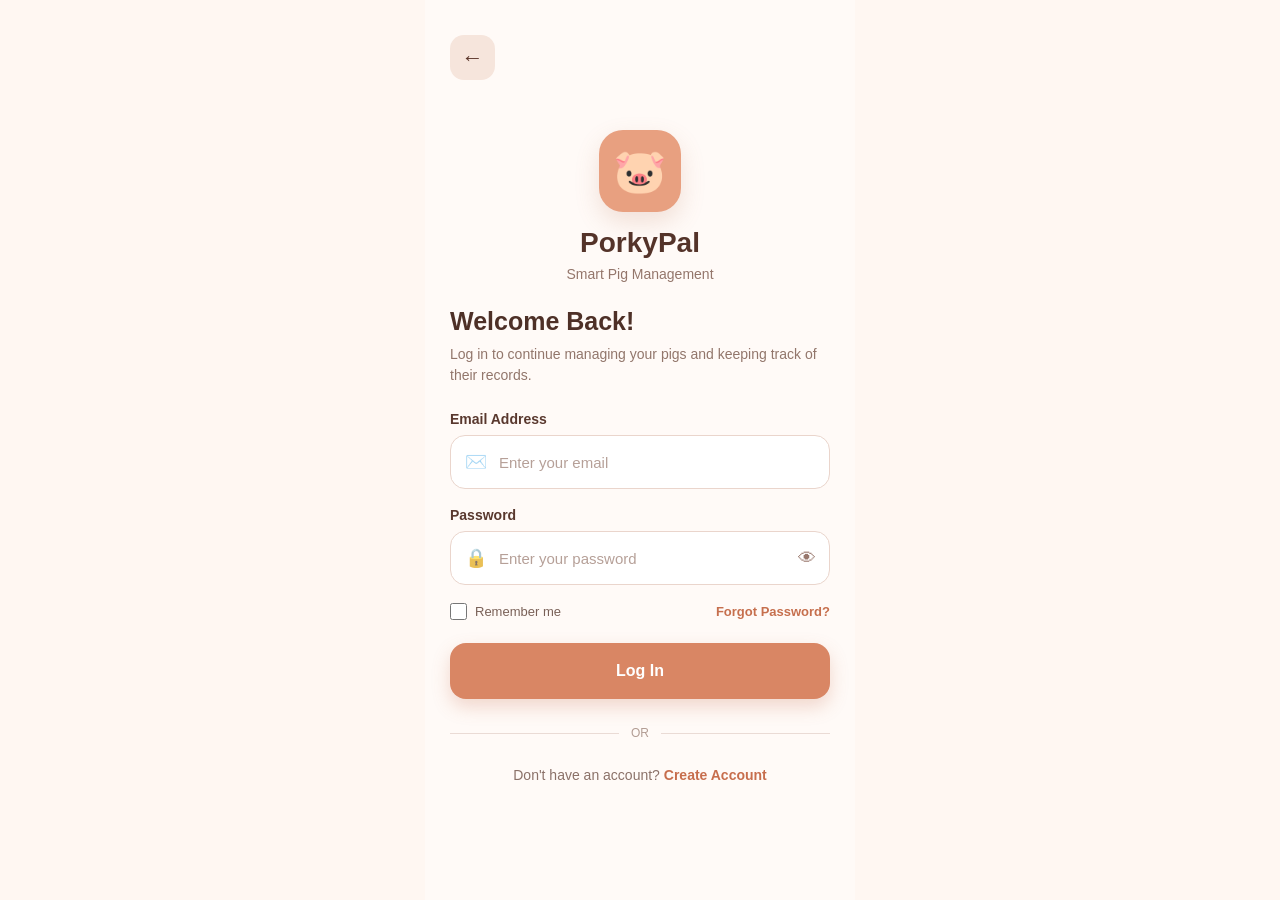
<file: home.html>
<!DOCTYPE html>
<html lang="en">

<head>
    <meta charset="UTF-8">

    <meta
        name="viewport"
        content="width=device-width, initial-scale=1.0, maximum-scale=1.0"
    >

    <title>Home | PorkyPal</title>

    <style>

        /* ==========================================
           RESET
        ========================================== */

        * {
            margin: 0;
            padding: 0;
            box-sizing: border-box;
        }

        html,
        body {
            width: 100%;
            min-height: 100%;
        }

        body {
            min-height: 100vh;

            font-family:
                Arial,
                Helvetica,
                sans-serif;

            background: #eee4e1;

            display: flex;
            justify-content: center;

            color: #493a36;

            /* IMPORTANT SCROLL FIX */
            overflow-x: hidden;
            overflow-y: auto;
        }

        button {
            font-family: inherit;
        }


        /* ==========================================
           PHONE
        ========================================== */

        .phone {
            width: 100%;
            max-width: 430px;

            min-height: 100vh;
            height: auto;

            background: #fffaf8;

            position: relative;

            /* FIX: DO NOT HIDE PAGE CONTENT */
            overflow: visible;
        }


        /* ==========================================
           HOME
        ========================================== */

        .home {
            width: 100%;

            min-height: 100vh;

            height: auto;

            padding-bottom: 110px;

            background: #fffaf8;

            /* FIX */
            overflow: visible;
        }


        /* ==========================================
           HEADER
        ========================================== */

        .header {
            padding:
                20px
                18px
                12px;

            display: flex;
            align-items: center;
            justify-content: space-between;
        }

        .brand-area {
            display: flex;
            align-items: center;
            gap: 9px;
        }

        .brand-icon {
            width: 38px;
            height: 38px;

            border-radius: 13px;

            background: #ffe0ea;

            border: 1px solid #f5b7ca;

            display: flex;
            justify-content: center;
            align-items: center;

            font-size: 21px;
        }

        .brand {
            font-family:
                "Trebuchet MS",
                Arial,
                sans-serif;

            font-size: 23px;

            font-weight: 900;

            letter-spacing: -1px;

            color: #ed4c84;
        }

        .brand span {
            color: #f28aa9;
        }

        .header-actions {
            display: flex;
            align-items: center;
            gap: 8px;
        }

        .notification-button,
        .profile-button {
            width: 39px;
            height: 39px;

            border-radius: 13px;

            border: 1px solid #efd9df;

            background: #ffffff;

            display: flex;
            align-items: center;
            justify-content: center;

            cursor: pointer;

            color: #e94b82;

            box-shadow:
                0 3px 10px
                rgba(80, 45, 40, 0.05);
        }

        .notification-button {
            font-size: 17px;
        }

        .profile-button {
            font-size: 19px;
        }

        .profile-button:active,
        .notification-button:active,
        .add-pig-button:active,
        .quick-button:active {
            transform: scale(.96);
        }


        /* ==========================================
           WELCOME
        ========================================== */

        .welcome {
            padding:
                8px
                18px
                14px;
        }

        .welcome-small {
            color: #a08d87;

            font-size: 11px;

            margin-bottom: 4px;
        }

        .welcome-name {
            color: #493a36;

            font-size: 24px;

            font-weight: 800;

            line-height: 1.2;
        }

        .welcome-name span {
            color: #ed4c84;
        }


        /* ==========================================
           CONTENT
        ========================================== */

        .content {
            padding: 0 18px;

            /* FIX */
            width: 100%;
            height: auto;
            overflow: visible;
        }


        /* ==========================================
           STATS
        ========================================== */

        .stats {
            display: grid;

            grid-template-columns:
                1fr
                1fr;

            gap: 10px;

            margin-top: 6px;
        }

        .stat-card {
            min-height: 90px;

            padding: 13px;

            border-radius: 17px;

            background: #ffffff;

            border: 1px solid #f0dfe3;

            box-shadow:
                0 5px 16px
                rgba(78, 47, 40, 0.05);

            display: flex;
            align-items: center;

            gap: 10px;
        }

        .stat-icon {
            width: 40px;
            height: 40px;

            flex-shrink: 0;

            border-radius: 13px;

            display: flex;
            justify-content: center;
            align-items: center;

            background: #fff0f4;

            font-size: 19px;
        }

        .stat-info {
            min-width: 0;
        }

        .stat-number {
            color: #493a36;

            font-size: 22px;

            font-weight: 900;

            line-height: 1;
        }

        .stat-label {
            margin-top: 5px;

            color: #9b8882;

            font-size: 10px;
        }


        /* ==========================================
           ADD PIG
        ========================================== */

        .add-pig-button {
            width: 100%;

            height: 48px;

            margin-top: 12px;

            border: none;

            border-radius: 15px;

            background:
                linear-gradient(
                    135deg,
                    #f65b91,
                    #e9417b
                );

            color: #ffffff;

            font-size: 13px;

            font-weight: 800;

            cursor: pointer;

            box-shadow:
                0 7px 16px
                rgba(239, 79, 135, .20);
        }


        /* ==========================================
           SECTION
        ========================================== */

        .section-header {
            margin-top: 22px;

            margin-bottom: 10px;

            display: flex;

            justify-content: space-between;

            align-items: center;
        }

        .section-title {
            color: #493a36;

            font-size: 15px;

            font-weight: 800;
        }

        .section-link {
            border: none;

            background: transparent;

            color: #e94b82;

            font-size: 10px;

            font-weight: 700;

            cursor: pointer;
        }


        /* ==========================================
           EMPTY STATE
        ========================================== */

        .empty-card {
            width: 100%;

            min-height: 135px;

            border:
                1px dashed
                #edcbd5;

            border-radius: 18px;

            background: #fffdfc;

            display: flex;

            flex-direction: column;

            justify-content: center;

            align-items: center;

            text-align: center;

            padding: 20px;
        }

        .empty-icon {
            width: 45px;
            height: 45px;

            border-radius: 50%;

            background: #fff0f4;

            display: flex;

            align-items: center;

            justify-content: center;

            font-size: 22px;

            margin-bottom: 9px;
        }

        .empty-title {
            font-size: 12px;

            font-weight: 800;

            color: #594741;
        }

        .empty-text {
            margin-top: 5px;

            font-size: 10px;

            line-height: 1.5;

            color: #a3918b;
        }


        /* ==========================================
           QUICK ACTIONS
        ========================================== */

        .quick-grid {
            display: grid;

            grid-template-columns:
                repeat(2, 1fr);

            gap: 10px;
        }

        .quick-button {
            min-height: 78px;

            border: 1px solid #f0dfe3;

            border-radius: 16px;

            background: #ffffff;

            box-shadow:
                0 4px 13px
                rgba(78, 47, 40, 0.04);

            cursor: pointer;

            text-align: left;

            padding: 13px;

            transition:
                transform .15s;
        }

        .quick-icon {
            width: 31px;
            height: 31px;

            border-radius: 10px;

            background: #fff0f4;

            display: flex;

            align-items: center;

            justify-content: center;

            font-size: 15px;

            margin-bottom: 7px;
        }

        .quick-title {
            color: #594741;

            font-size: 11px;

            font-weight: 800;
        }

        .quick-subtitle {
            margin-top: 2px;

            color: #a3918b;

            font-size: 8px;
        }


        /* ==========================================
           RECENT ACTIVITY
        ========================================== */

        .activity-card {
            border: 1px solid #f0dfe3;

            border-radius: 17px;

            background: #ffffff;

            overflow: hidden;

            box-shadow:
                0 4px 13px
                rgba(78, 47, 40, 0.04);

            /* IMPORTANT */
            width: 100%;
        }

        .activity-list {
            width: 100%;

            display: flex;

            flex-direction: column;
        }

        .activity-item {
            width: 100%;

            min-height: 68px;

            padding:
                11px
                13px;

            border: none;

            border-bottom:
                1px solid
                #f3e7e9;

            background: #ffffff;

            display: flex;

            align-items: center;

            gap: 10px;

            text-align: left;

            cursor: pointer;

            transition:
                background .15s;
        }

        .activity-item:last-child {
            border-bottom: none;
        }

        .activity-item:active {
            background: #fff3f7;
        }

        .activity-icon {
            width: 38px;
            height: 38px;

            flex-shrink: 0;

            border-radius: 12px;

            background: #fff0f4;

            display: flex;

            align-items: center;

            justify-content: center;

            font-size: 17px;
        }

        .activity-info {
            flex: 1;

            min-width: 0;
        }

        .activity-text {
            color: #594741;

            font-size: 10px;

            font-weight: 800;

            line-height: 1.4;
        }

        .activity-time {
            margin-top: 4px;

            color: #a3918b;

            font-size: 8px;
        }

        .activity-arrow {
            color: #d0b8bf;

            font-size: 17px;
        }

        .activity-empty {
            padding: 20px;

            text-align: center;

            color: #a3918b;

            font-size: 10px;
        }


        /* ==========================================
           BOTTOM NAV
        ========================================== */

        .bottom-nav {
            position: fixed;

            left: 50%;

            bottom: 0;

            transform:
                translateX(-50%);

            width: 100%;

            max-width: 430px;

            height: 72px;

            background:
                rgba(
                    255,
                    250,
                    248,
                    .97
                );

            border-top:
                1px solid
                #f0dfe3;

            display: grid;

            grid-template-columns:
                repeat(5, 1fr);

            z-index: 50;

            padding-bottom: 4px;
        }

        .nav-button {
            border: none;

            background: transparent;

            cursor: pointer;

            display: flex;

            flex-direction: column;

            justify-content: center;

            align-items: center;

            gap: 4px;

            color: #a99a95;

            font-size: 9px;

            font-weight: 600;
        }

        .nav-icon {
            width: 29px;
            height: 29px;

            display: flex;

            align-items: center;

            justify-content: center;

            border-radius: 10px;

            font-size: 17px;
        }

        .nav-button.active {
            color: #e94b82;
        }

        .nav-button.active .nav-icon {
            background: #ffe6ee;
        }


        /* ==========================================
           MOBILE
        ========================================== */

        @media (max-width: 599px) {

            body {
                align-items: flex-start;
                overflow-x: hidden;
                overflow-y: auto;
            }

            .phone {
                width: 100%;
                max-width: 430px;

                min-height: 100vh;
                height: auto;

                overflow: visible;
            }

            .home {
                min-height: 100vh;
                height: auto;

                padding-bottom: 105px;

                overflow: visible;
            }
        }


        /* ==========================================
           DESKTOP
        ========================================== */

        @media (min-width: 600px) {

            body {
                align-items: flex-start;

                overflow-x: hidden;
                overflow-y: auto;

                padding: 20px 0;
            }

            .phone {
                min-height: calc(100vh - 40px);

                /* IMPORTANT:
                   REMOVE fixed 100vh */
                height: auto;

                max-height: none;

                border-radius: 35px;

                box-shadow:
                    0 20px 60px
                    rgba(
                        70,
                        45,
                        38,
                        .18
                    );

                overflow: visible;
            }

            .home {
                min-height: calc(100vh - 40px);

                height: auto;

                padding-bottom: 110px;

                border-radius: 35px;

                overflow: visible;
            }

            .bottom-nav {
                bottom: 0;
            }
        }


        /* ==========================================
           FINAL SCROLL SAFETY
        ========================================== */

        html {
            width: 100%;
            min-height: 100%;

            overflow-x: hidden;
            overflow-y: auto;
        }

        body {
            width: 100%;
            min-height: 100vh;

            overflow-x: hidden !important;
            overflow-y: auto !important;
        }

        .phone,
        .home,
        .content {
            overflow: visible !important;
        }

    </style>

</head>


<body>

<div class="phone">

    <main class="home">

        <!-- ==========================================
             HEADER
        ========================================== -->

        <header class="header">

            <div class="brand-area">

                <div class="brand-icon">
                    🐷
                </div>

                <div class="brand">
                    Porky<span>Pal</span>
                </div>

            </div>


            <div class="header-actions">

                <button
                    type="button"
                    class="notification-button"
                    id="notificationButton"
                    aria-label="Notifications">

                    🔔

                </button>


                <button
                    type="button"
                    class="profile-button"
                    id="profileButton"
                    aria-label="Profile">

                    👤

                </button>

            </div>

        </header>


        <!-- ==========================================
             WELCOME
        ========================================== -->

        <section class="welcome">

            <div class="welcome-small">
                Welcome back,
            </div>

            <div class="welcome-name">
                Hello,
                <span id="userName">
                    User
                </span>!
            </div>

        </section>


        <!-- ==========================================
             CONTENT
        ========================================== -->

        <section class="content">


            <!-- ==========================================
                 STATS
            ========================================== -->

            <div class="stats">

                <div class="stat-card">

                    <div class="stat-icon">
                        🐷
                    </div>

                    <div class="stat-info">

                        <div
                            class="stat-number"
                            id="totalPigs">

                            0

                        </div>

                        <div class="stat-label">
                            Total Pigs
                        </div>

                    </div>

                </div>


                <div class="stat-card">

                    <div class="stat-icon">
                        🍚
                    </div>

                    <div class="stat-info">

                        <div
                            class="stat-number"
                            id="todayFeedings">

                            0

                        </div>

                        <div class="stat-label">
                            Today's Feedings
                        </div>

                    </div>

                </div>


                <div class="stat-card">

                    <div class="stat-icon">
                        ❤️
                    </div>

                    <div class="stat-info">

                        <div
                            class="stat-number"
                            id="healthRecords">

                            0

                        </div>

                        <div class="stat-label">
                            Health Records
                        </div>

                    </div>

                </div>


                <div class="stat-card">

                    <div class="stat-icon">
                        📅
                    </div>

                    <div class="stat-info">

                        <div
                            class="stat-number"
                            id="upcomingEvents">

                            0

                        </div>

                        <div class="stat-label">
                            Upcoming Events
                        </div>

                    </div>

                </div>

            </div>


            <!-- ==========================================
                 ADD PIG
            ========================================== -->

            <button
                type="button"
                class="add-pig-button"
                id="addPigButton">

                ＋ Add Pig

            </button>


            <!-- ==========================================
                 MY PIGS
            ========================================== -->

            <div class="section-header">

                <div class="section-title">
                    My Pigs
                </div>

                <button
                    type="button"
                    class="section-link"
                    id="viewPigsButton">

                    View All

                </button>

            </div>


            <div
                class="empty-card"
                id="pigsEmptyState">

                <div class="empty-icon">
                    🐷
                </div>

                <div class="empty-title">
                    No pigs added yet
                </div>

                <div class="empty-text">
                    Add your first pig to start
                    monitoring your pig records.
                </div>

            </div>


            <!-- ==========================================
                 QUICK ACTIONS
            ========================================== -->

            <div class="section-header">

                <div class="section-title">
                    Quick Actions
                </div>

            </div>


            <div class="quick-grid">


                <button
                    type="button"
                    class="quick-button"
                    id="feedingButton">

                    <div class="quick-icon">
                        🍚
                    </div>

                    <div class="quick-title">
                        Feeding
                    </div>

                    <div class="quick-subtitle">
                        Manage feeding
                    </div>

                </button>


                <button
                    type="button"
                    class="quick-button"
                    id="healthButton">

                    <div class="quick-icon">
                        ❤️
                    </div>

                    <div class="quick-title">
                        Health
                    </div>

                    <div class="quick-subtitle">
                        Health records
                    </div>

                </button>


                <button
                    type="button"
                    class="quick-button"
                    id="calendarButton">

                    <div class="quick-icon">
                        📅
                    </div>

                    <div class="quick-title">
                        Calendar
                    </div>

                    <div class="quick-subtitle">
                        View events
                    </div>

                </button>


                <button
                    type="button"
                    class="quick-button"
                    id="profileQuickButton">

                    <div class="quick-icon">
                        👤
                    </div>

                    <div class="quick-title">
                        Profile
                    </div>

                    <div class="quick-subtitle">
                        Account settings
                    </div>

                </button>

            </div>


            <!-- ==========================================
                 RECENT ACTIVITY
            ========================================== -->

            <div class="section-header">

                <div class="section-title">
                    Recent Activity
                </div>

            </div>


            <div class="activity-card">

                <div
                    class="activity-list"
                    id="activityList">
                </div>

                <div
                    class="activity-empty"
                    id="activityEmpty">

                    No recent activity yet.

                </div>

            </div>


        </section>

    </main>


    <!-- ==========================================
         BOTTOM NAV
    ========================================== -->

    <nav class="bottom-nav">

        <button
            type="button"
            class="nav-button active"
            data-page="home.html">

            <div class="nav-icon">
                🏠
            </div>

            <span>
                Home
            </span>

        </button>


        <button
            type="button"
            class="nav-button"
            data-page="pigs.html">

            <div class="nav-icon">
                🐷
            </div>

            <span>
                Pigs
            </span>

        </button>


        <button
            type="button"
            class="nav-button"
            data-page="feed.html">

            <div class="nav-icon">
                🍚
            </div>

            <span>
                Feed
            </span>

        </button>


        <button
            type="button"
            class="nav-button"
            data-page="health.html">

            <div class="nav-icon">
                ❤️
            </div>

            <span>
                Health
            </span>

        </button>


        <button
            type="button"
            class="nav-button"
            data-page="profile.html">

            <div class="nav-icon">
                👤
            </div>

            <span>
                Profile
            </span>

        </button>

    </nav>

</div>


<script>

(function () {

    /* ==========================================
       USER SESSION
    ========================================== */

    const currentUserRaw =
        localStorage.getItem(
            "porkyPalCurrentUser"
        );

    const loggedIn =
        localStorage.getItem(
            "porkyPalLoggedIn"
        );


    if (
        loggedIn !== "true" ||
        !currentUserRaw
    ) {

        window.location.replace(
            "login.html"
        );

        return;
    }


    let currentUser;


    try {

        currentUser =
            JSON.parse(
                currentUserRaw
            );

    } catch (error) {

        localStorage.removeItem(
            "porkyPalLoggedIn"
        );

        localStorage.removeItem(
            "porkyPalCurrentUser"
        );

        window.location.replace(
            "login.html"
        );

        return;
    }


    /* ==========================================
       USER EMAIL
    ========================================== */

    const email =
        String(
            currentUser.email || ""
        )
        .trim()
        .toLowerCase();


    if (!email) {

        window.location.replace(
            "login.html"
        );

        return;
    }


    /* ==========================================
       USER-SPECIFIC KEY
    ========================================== */

    function getUserKey(type) {

        return (
            "porkyPal_" +
            type +
            "_" +
            encodeURIComponent(email)
        );

    }


    const dataKey =
        getUserKey("homeData");


    /* ==========================================
       LOAD USER DATA
    ========================================== */

    let userData = null;


    try {

        userData =
            JSON.parse(
                localStorage.getItem(
                    dataKey
                )
            );

    } catch (error) {

        userData = null;
    }


    if (!userData) {

        userData = {

            pigs: [],

            feedingRecords: [],

            healthRecords: [],

            events: [],

            activities: []

        };

    }


    /* ==========================================
       MAKE SURE ARRAYS EXIST
    ========================================== */

    if (!Array.isArray(userData.pigs)) {
        userData.pigs = [];
    }

    if (!Array.isArray(userData.feedingRecords)) {
        userData.feedingRecords = [];
    }

    if (!Array.isArray(userData.healthRecords)) {
        userData.healthRecords = [];
    }

    if (!Array.isArray(userData.events)) {
        userData.events = [];
    }

    if (!Array.isArray(userData.activities)) {
        userData.activities = [];
    }


    /* ==========================================
       SAVE
    ========================================== */

    function saveUserData() {

        localStorage.setItem(
            dataKey,
            JSON.stringify(
                userData
            )
        );

    }


    saveUserData();


    /* ==========================================
       USER NAME
    ========================================== */

    const userName =
        document.getElementById(
            "userName"
        );


    const fullName =
        String(
            currentUser.fullName ||
            currentUser.name ||
            "User"
        ).trim();


    const firstName =
        fullName.split(/\s+/)[0] ||
        "User";


    userName.textContent =
        firstName;


    /* ==========================================
       STATISTICS
    ========================================== */

    const totalPigs =
        document.getElementById(
            "totalPigs"
        );

    const todayFeedings =
        document.getElementById(
            "todayFeedings"
        );

    const healthRecords =
        document.getElementById(
            "healthRecords"
        );

    const upcomingEvents =
        document.getElementById(
            "upcomingEvents"
        );


    function getToday() {

        const now =
            new Date();

        const year =
            now.getFullYear();

        const month =
            String(
                now.getMonth() + 1
            ).padStart(2, "0");

        const day =
            String(
                now.getDate()
            ).padStart(2, "0");

        return (
            year +
            "-" +
            month +
            "-" +
            day
        );

    }


    function countTodayFeedings() {

        const today =
            getToday();

        return userData.feedingRecords
            .filter(
                function (record) {

                    return (
                        record.date ===
                        today
                    );

                }
            )
            .length;

    }


    function countUpcomingEvents() {

        const today =
            getToday();

        return userData.events
            .filter(
                function (event) {

                    return (
                        event.date &&
                        event.date >= today
                    );

                }
            )
            .length;

    }


    function updateStatistics() {

        totalPigs.textContent =
            userData.pigs.length;

        todayFeedings.textContent =
            countTodayFeedings();

        healthRecords.textContent =
            userData.healthRecords.length;

        upcomingEvents.textContent =
            countUpcomingEvents();

    }


    /* ==========================================
       PIG SECTION
    ========================================== */

    const pigsEmptyState =
        document.getElementById(
            "pigsEmptyState"
        );


    function updatePigSection() {

        if (
            userData.pigs.length === 0
        ) {

            pigsEmptyState.style.display =
                "flex";

        } else {

            pigsEmptyState.style.display =
                "none";

        }

    }


    /* ==========================================
       ACTIVITY
    ========================================== */

    const activityList =
        document.getElementById(
            "activityList"
        );

    const activityEmpty =
        document.getElementById(
            "activityEmpty"
        );


    function getActivityIcon(type) {

        const activityType =
            String(type || "")
                .toLowerCase();


        if (
            activityType === "pig_added" ||
            activityType === "pig"
        ) {

            return "🐷";

        }


        if (
            activityType ===
                "pig_updated" ||
            activityType ===
                "pig_edited"
        ) {

            return "✏️";

        }


        if (
            activityType ===
                "pig_deleted"
        ) {

            return "🗑️";

        }


        if (
            activityType ===
                "feeding_added" ||
            activityType ===
                "feeding"
        ) {

            return "🍚";

        }


        if (
            activityType ===
                "health_added" ||
            activityType ===
                "health"
        ) {

            return "❤️";

        }


        if (
            activityType ===
                "event_added" ||
            activityType ===
                "calendar_added" ||
            activityType ===
                "calendar"
        ) {

            return "📅";

        }


        if (
            activityType ===
                "profile_updated" ||
            activityType ===
                "profile"
        ) {

            return "👤";

        }


        return "🔔";

    }


    function formatActivityTime(value) {

        if (!value) {
            return "Recently";
        }


        const date =
            new Date(value);


        if (
            Number.isNaN(
                date.getTime()
            )
        ) {

            return "Recently";

        }


        const now =
            new Date();


        const difference =
            now.getTime() -
            date.getTime();


        const seconds =
            Math.floor(
                difference / 1000
            );


        if (seconds < 60) {
            return "Just now";
        }


        const minutes =
            Math.floor(
                seconds / 60
            );


        if (minutes < 60) {

            return (
                minutes +
                (
                    minutes === 1
                        ? " minute ago"
                        : " minutes ago"
                )
            );

        }


        const hours =
            Math.floor(
                minutes / 60
            );


        if (hours < 24) {

            return (
                hours +
                (
                    hours === 1
                        ? " hour ago"
                        : " hours ago"
                )
            );

        }


        const days =
            Math.floor(
                hours / 24
            );


        if (days < 7) {

            return (
                days +
                (
                    days === 1
                        ? " day ago"
                        : " days ago"
                )
            );

        }


        return date.toLocaleDateString(
            "en-US",
            {
                month: "short",
                day: "numeric",
                year: "numeric"
            }
        );

    }


    function escapeHTML(value) {

        return String(value)

            .replace(
                /&/g,
                "&amp;"
            )

            .replace(
                /</g,
                "&lt;"
            )

            .replace(
                />/g,
                "&gt;"
            )

            .replace(
                /"/g,
                "&quot;"
            )

            .replace(
                /'/g,
                "&#039;"
            );

    }


    function openActivity(activity) {

        const type =
            String(
                activity.type || ""
            ).toLowerCase();


        if (
            type.includes("pig")
        ) {

            window.location.href =
                "pigs.html";

            return;
        }


        if (
            type.includes("feed")
        ) {

            window.location.href =
                "feed.html";

            return;
        }


        if (
            type.includes("health")
        ) {

            window.location.href =
                "health.html";

            return;
        }


        if (
            type.includes("calendar") ||
            type.includes("event")
        ) {

            window.location.href =
                "calendar.html";

            return;
        }


        if (
            type.includes("profile")
        ) {

            window.location.href =
                "profile.html";

            return;
        }

    }


    function updateActivity() {

        activityList.innerHTML =
            "";


        if (
            !Array.isArray(
                userData.activities
            ) ||
            userData.activities.length === 0
        ) {

            activityEmpty.style.display =
                "block";

            return;

        }


        activityEmpty.style.display =
            "none";


        const activities =
            [...userData.activities]

                .sort(
                    function (a, b) {

                        const dateA =
                            new Date(
                                a.date ||
                                a.createdAt ||
                                0
                            ).getTime();


                        const dateB =
                            new Date(
                                b.date ||
                                b.createdAt ||
                                0
                            ).getTime();


                        return dateB - dateA;

                    }
                )

                .slice(0, 5);


        activities.forEach(
            function (activity) {

                const item =
                    document.createElement(
                        "button"
                    );


                item.type =
                    "button";


                item.className =
                    "activity-item";


                const icon =
                    getActivityIcon(
                        activity.type
                    );


                const text =
                    activity.text ||
                    activity.message ||
                    "Activity recorded";


                const time =
                    formatActivityTime(
                        activity.date ||
                        activity.createdAt
                    );


                item.innerHTML = `

                    <div class="activity-icon">
                        ${icon}
                    </div>

                    <div class="activity-info">

                        <div class="activity-text">
                            ${escapeHTML(text)}
                        </div>

                        <div class="activity-time">
                            ${escapeHTML(time)}
                        </div>

                    </div>

                    <div class="activity-arrow">
                        ›
                    </div>

                `;


                item.addEventListener(
                    "click",
                    function () {

                        openActivity(
                            activity
                        );

                    }
                );


                activityList.appendChild(
                    item
                );

            }
        );

    }


    /* ==========================================
       INITIAL DISPLAY
    ========================================== */

    updateStatistics();

    updatePigSection();

    updateActivity();


    /* ==========================================
       ADD PIG
    ========================================== */

    document
        .getElementById(
            "addPigButton"
        )
        .addEventListener(
            "click",
            function () {

                window.location.href =
                    "pigs.html";

            }
        );


    /* ==========================================
       VIEW PIGS
    ========================================== */

    document
        .getElementById(
            "viewPigsButton"
        )
        .addEventListener(
            "click",
            function () {

                window.location.href =
                    "pigs.html";

            }
        );


    /* ==========================================
       QUICK ACTIONS
    ========================================== */

    document
        .getElementById(
            "feedingButton"
        )
        .addEventListener(
            "click",
            function () {

                window.location.href =
                    "feed.html";

            }
        );


    document
        .getElementById(
            "healthButton"
        )
        .addEventListener(
            "click",
            function () {

                window.location.href =
                    "health.html";

            }
        );


    document
        .getElementById(
            "calendarButton"
        )
        .addEventListener(
            "click",
            function () {

                window.location.href =
                    "calendar.html";

            }
        );


    document
        .getElementById(
            "profileQuickButton"
        )
        .addEventListener(
            "click",
            function () {

                window.location.href =
                    "profile.html";

            }
        );


    /* ==========================================
       HEADER
    ========================================== */

    document
        .getElementById(
            "profileButton"
        )
        .addEventListener(
            "click",
            function () {

                window.location.href =
                    "profile.html";

            }
        );


    document
        .getElementById(
            "notificationButton"
        )
        .addEventListener(
            "click",
            function () {

                if (
                    userData.activities.length >
                    0
                ) {

                    alert(
                        "You have " +
                        userData.activities.length +
                        " recent activit" +
                        (
                            userData.activities.length === 1
                                ? "y."
                                : "ies."
                        )
                    );

                } else {

                    alert(
                        "You don't have any notifications yet."
                    );

                }

            }
        );


    /* ==========================================
       BOTTOM NAV
    ========================================== */

    document
        .querySelectorAll(
            ".nav-button"
        )
        .forEach(
            function (button) {

                button.addEventListener(
                    "click",
                    function () {

                        const page =
                            button.dataset.page;


                        if (page) {

                            window.location.href =
                                page;

                        }

                    }
                );

            }
        );


    /* ==========================================
       REFRESH WHEN RETURNING TO HOME
    ========================================== */

    window.addEventListener(
        "pageshow",
        function () {

            let latestData = null;


            try {

                latestData =
                    JSON.parse(
                        localStorage.getItem(
                            dataKey
                        )
                    );

            } catch (error) {

                latestData = null;

            }


            if (latestData) {

                userData =
                    latestData;


                if (
                    !Array.isArray(
                        userData.pigs
                    )
                ) {

                    userData.pigs = [];

                }


                if (
                    !Array.isArray(
                        userData.feedingRecords
                    )
                ) {

                    userData.feedingRecords = [];

                }


                if (
                    !Array.isArray(
                        userData.healthRecords
                    )
                ) {

                    userData.healthRecords = [];

                }


                if (
                    !Array.isArray(
                        userData.events
                    )
                ) {

                    userData.events = [];

                }


                if (
                    !Array.isArray(
                        userData.activities
                    )
                ) {

                    userData.activities = [];

                }


                updateStatistics();

                updatePigSection();

                updateActivity();

            }

        }
    );


})();

</script>

</body>
</html>
</file>
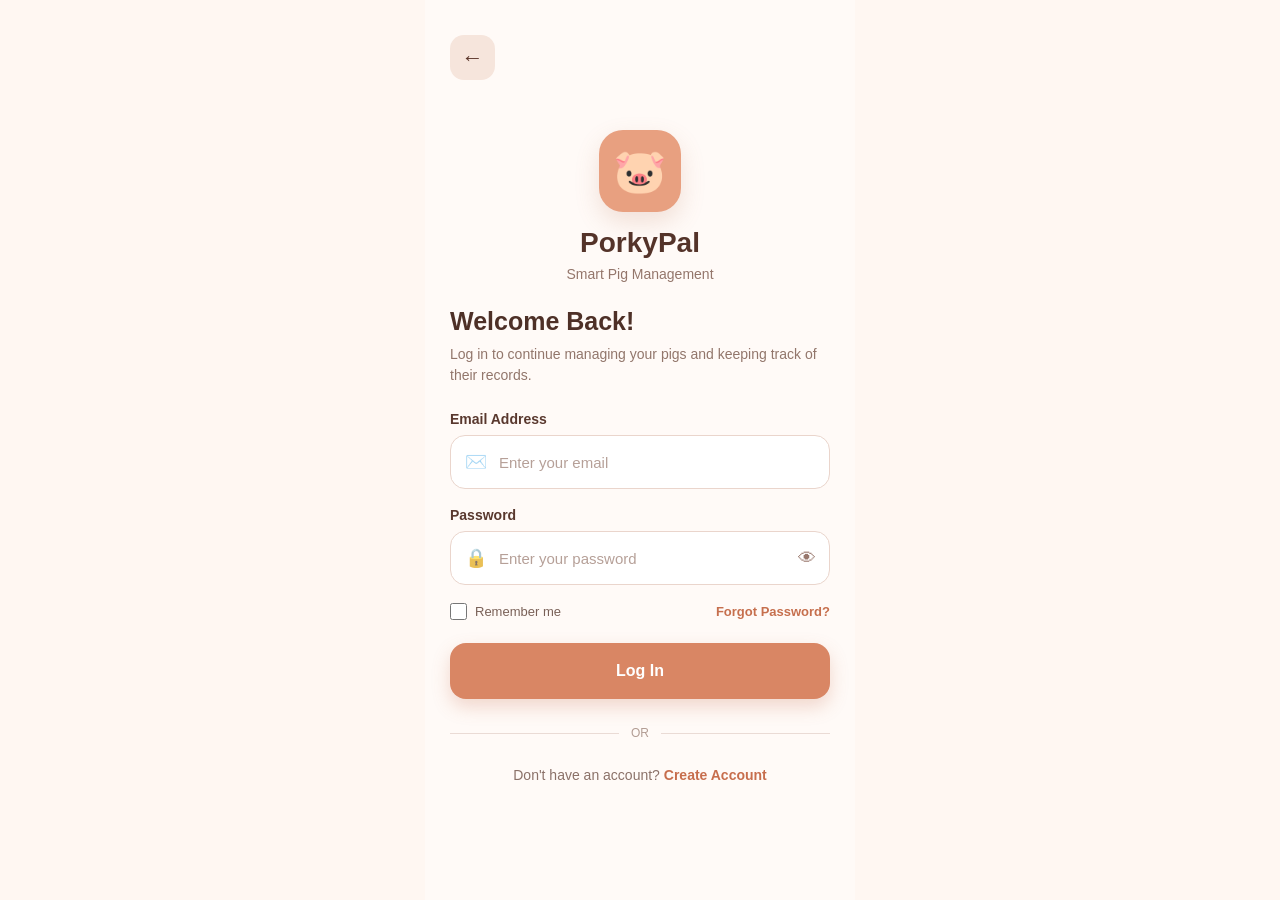
<file: login.html>
<!DOCTYPE html>
<html lang="en">
<head>
    <meta charset="UTF-8">

    <meta
        name="viewport"
        content="width=device-width,
        initial-scale=1.0,
        maximum-scale=1.0,
        user-scalable=no"
    >

    <title>Login - PorkyPal</title>

    <style>
        * {
            box-sizing: border-box;
            margin: 0;
            padding: 0;
        }

        body {
            font-family: Arial, Helvetica, sans-serif;
            background: #fff7f2;
            min-height: 100vh;
            display: flex;
            justify-content: center;
            align-items: center;
            color: #4a2e24;
        }

        .phone {
            width: 100%;
            max-width: 430px;
            min-height: 100vh;
            background: #fffaf7;
            position: relative;
            overflow: hidden;
        }

        .page {
            min-height: 100vh;
            padding: 35px 25px;
            display: flex;
            flex-direction: column;
        }

        /* =========================
           HEADER
        ========================= */

        .top {
            margin-bottom: 35px;
        }

        .back-btn {
            width: 45px;
            height: 45px;
            border: none;
            border-radius: 14px;
            background: #f6e5dc;
            color: #5c372c;
            font-size: 22px;
            cursor: pointer;
            display: flex;
            align-items: center;
            justify-content: center;
            transition: 0.2s;
        }

        .back-btn:active {
            transform: scale(0.94);
        }

        .logo-area {
            text-align: center;
            margin-top: 15px;
            margin-bottom: 25px;
        }

        .logo {
            width: 82px;
            height: 82px;
            border-radius: 24px;
            background: #e8a080;
            margin: 0 auto 15px;

            display: flex;
            align-items: center;
            justify-content: center;

            font-size: 43px;
            box-shadow: 0 10px 25px rgba(180, 104, 72, 0.18);
        }

        .logo-title {
            font-size: 28px;
            font-weight: 800;
            color: #543329;
        }

        .logo-subtitle {
            margin-top: 7px;
            font-size: 14px;
            color: #94766b;
        }

        /* =========================
           FORM
        ========================= */

        .form-container {
            width: 100%;
        }

        .welcome-title {
            font-size: 25px;
            font-weight: 800;
            color: #4e3027;
            margin-bottom: 8px;
        }

        .welcome-text {
            color: #92766b;
            font-size: 14px;
            line-height: 1.5;
            margin-bottom: 25px;
        }

        .field {
            margin-bottom: 18px;
        }

        .field label {
            display: block;
            font-size: 14px;
            font-weight: 700;
            color: #59382e;
            margin-bottom: 8px;
        }

        .input-wrap {
            position: relative;
        }

        .input-icon {
            position: absolute;
            left: 15px;
            top: 50%;
            transform: translateY(-50%);
            font-size: 18px;
            opacity: 0.7;
        }

        .field input {
            width: 100%;
            height: 54px;
            border: 1px solid #ead5cc;
            border-radius: 15px;
            background: #fff;
            padding: 0 48px;
            font-size: 15px;
            color: #4d3027;
            outline: none;
            transition: 0.2s;
        }

        .field input:focus {
            border-color: #d98968;
            box-shadow: 0 0 0 3px rgba(217, 137, 104, 0.12);
        }

        .field input::placeholder {
            color: #b6a098;
        }

        .toggle-password {
            position: absolute;
            right: 14px;
            top: 50%;
            transform: translateY(-50%);
            border: none;
            background: transparent;
            cursor: pointer;
            font-size: 18px;
            color: #98776c;
        }

        /* =========================
           REMEMBER / FORGOT
        ========================= */

        .options {
            display: flex;
            align-items: center;
            justify-content: space-between;
            margin-top: 3px;
            margin-bottom: 23px;
        }

        .remember {
            display: flex;
            align-items: center;
            gap: 8px;
            font-size: 13px;
            color: #796057;
            cursor: pointer;
        }

        .remember input {
            width: 17px;
            height: 17px;
            accent-color: #d98563;
            cursor: pointer;
        }

        .forgot-btn {
            border: none;
            background: none;
            color: #c66f4d;
            font-size: 13px;
            font-weight: 700;
            cursor: pointer;
        }

        /* =========================
           LOGIN BUTTON
        ========================= */

        .login-btn {
            width: 100%;
            height: 56px;
            border: none;
            border-radius: 16px;
            background: #d98664;
            color: white;
            font-size: 16px;
            font-weight: 800;
            cursor: pointer;
            box-shadow: 0 8px 18px rgba(201, 113, 79, 0.25);
            transition: 0.2s;
        }

        .login-btn:hover {
            background: #ce7958;
        }

        .login-btn:active {
            transform: scale(0.98);
        }

        .login-btn:disabled {
            opacity: 0.7;
            cursor: not-allowed;
        }

        /* =========================
           DIVIDER
        ========================= */

        .divider {
            display: flex;
            align-items: center;
            gap: 12px;
            margin: 27px 0;
            color: #b29c93;
            font-size: 12px;
        }

        .divider::before,
        .divider::after {
            content: "";
            height: 1px;
            flex: 1;
            background: #eadbd5;
        }

        /* =========================
           CREATE ACCOUNT
        ========================= */

        .register-text {
            text-align: center;
            font-size: 14px;
            color: #8b7168;
        }

        .register-btn {
            border: none;
            background: transparent;
            color: #c76e4d;
            font-weight: 800;
            cursor: pointer;
            font-size: 14px;
        }

        /* =========================
           MESSAGE
        ========================= */

        .message {
            display: none;
            margin-bottom: 18px;
            padding: 13px 15px;
            border-radius: 13px;
            font-size: 13px;
            line-height: 1.4;
        }

        .message.error {
            display: block;
            background: #fff0ee;
            color: #b7473d;
            border: 1px solid #f2c9c3;
        }

        .message.success {
            display: block;
            background: #eefaf0;
            color: #3f7c49;
            border: 1px solid #cce7d0;
        }

        /* =========================
           FORGOT MODAL
        ========================= */

        .modal-overlay {
            position: fixed;
            inset: 0;
            background: rgba(55, 34, 27, 0.48);
            display: none;
            align-items: center;
            justify-content: center;
            padding: 22px;
            z-index: 1000;
        }

        .modal-overlay.show {
            display: flex;
        }

        .modal {
            width: 100%;
            max-width: 380px;
            background: #fffaf7;
            border-radius: 24px;
            padding: 25px;
            box-shadow: 0 20px 60px rgba(60, 30, 20, 0.2);
        }

        .modal-icon {
            width: 55px;
            height: 55px;
            border-radius: 17px;
            background: #f6e2d8;
            display: flex;
            align-items: center;
            justify-content: center;
            font-size: 25px;
            margin-bottom: 15px;
        }

        .modal h3 {
            color: #4f3027;
            font-size: 21px;
            margin-bottom: 8px;
        }

        .modal p {
            color: #8b7168;
            font-size: 13px;
            line-height: 1.5;
            margin-bottom: 18px;
        }

        .modal-input {
            width: 100%;
            height: 50px;
            border: 1px solid #ead5cc;
            border-radius: 13px;
            padding: 0 14px;
            outline: none;
            font-size: 14px;
            margin-bottom: 15px;
        }

        .modal-input:focus {
            border-color: #d98968;
        }

        .modal-actions {
            display: flex;
            gap: 10px;
        }

        .modal-cancel,
        .modal-submit {
            flex: 1;
            height: 48px;
            border-radius: 13px;
            font-weight: 700;
            cursor: pointer;
            font-size: 14px;
        }

        .modal-cancel {
            border: 1px solid #e5d1c8;
            background: #fff;
            color: #76584e;
        }

        .modal-submit {
            border: none;
            background: #d98664;
            color: white;
        }

        /* =========================
           LOADING
        ========================= */

        .loading-screen {
            position: fixed;
            inset: 0;
            background: #fffaf7;
            z-index: 5000;
            display: none;
            align-items: center;
            justify-content: center;
            flex-direction: column;
        }

        .loading-screen.show {
            display: flex;
        }

        .loading-logo {
            width: 70px;
            height: 70px;
            border-radius: 22px;
            background: #e8a080;
            display: flex;
            align-items: center;
            justify-content: center;
            font-size: 35px;
            margin-bottom: 15px;
        }

        .loading-text {
            color: #75564c;
            font-size: 14px;
            font-weight: 700;
        }

        .spinner {
            width: 25px;
            height: 25px;
            border: 3px solid #f0d8cd;
            border-top-color: #d98664;
            border-radius: 50%;
            animation: spin 0.8s linear infinite;
            margin-top: 15px;
        }

        @keyframes spin {
            to {
                transform: rotate(360deg);
            }
        }

        /* =========================
           SMALL SCREEN
        ========================= */

        @media (max-width: 360px) {
            .page {
                padding: 25px 18px;
            }

            .logo-title {
                font-size: 25px;
            }

            .welcome-title {
                font-size: 22px;
            }
        }
    </style>
</head>

<body>

<div class="phone">

    <div class="page">

        <!-- =========================
             TOP
        ========================== -->

        <div class="top">
            <button
                class="back-btn"
                id="backBtn"
                type="button"
                aria-label="Back"
            >
                ←
            </button>
        </div>

        <!-- =========================
             LOGO
        ========================== -->

        <div class="logo-area">

            <div class="logo">
                🐷
            </div>

            <div class="logo-title">
                PorkyPal
            </div>

            <div class="logo-subtitle">
                Smart Pig Management
            </div>

        </div>

        <!-- =========================
             LOGIN FORM
        ========================== -->

        <div class="form-container">

            <div class="welcome-title">
                Welcome Back!
            </div>

            <div class="welcome-text">
                Log in to continue managing your pigs
                and keeping track of their records.
            </div>

            <div
                class="message"
                id="message"
            ></div>

            <form id="loginForm">

                <!-- EMAIL -->

                <div class="field">

                    <label for="email">
                        Email Address
                    </label>

                    <div class="input-wrap">

                        <span class="input-icon">
                            ✉️
                        </span>

                        <input
                            type="email"
                            id="email"
                            placeholder="Enter your email"
                            autocomplete="email"
                            required
                        >

                    </div>

                </div>

                <!-- PASSWORD -->

                <div class="field">

                    <label for="password">
                        Password
                    </label>

                    <div class="input-wrap">

                        <span class="input-icon">
                            🔒
                        </span>

                        <input
                            type="password"
                            id="password"
                            placeholder="Enter your password"
                            autocomplete="current-password"
                            required
                        >

                        <button
                            type="button"
                            class="toggle-password"
                            id="togglePassword"
                            aria-label="Show password"
                        >
                            👁
                        </button>

                    </div>

                </div>

                <!-- OPTIONS -->

                <div class="options">

                    <label class="remember">

                        <input
                            type="checkbox"
                            id="rememberMe"
                        >

                        <span>
                            Remember me
                        </span>

                    </label>

                    <button
                        type="button"
                        class="forgot-btn"
                        id="forgotBtn"
                    >
                        Forgot Password?
                    </button>

                </div>

                <!-- LOGIN -->

                <button
                    type="submit"
                    class="login-btn"
                    id="loginBtn"
                >
                    Log In
                </button>

            </form>

            <div class="divider">
                OR
            </div>

            <!-- REGISTER -->

            <div class="register-text">

                Don't have an account?

                <button
                    type="button"
                    class="register-btn"
                    id="registerBtn"
                >
                    Create Account
                </button>

            </div>

        </div>

    </div>

</div>


<!-- =========================
     FORGOT PASSWORD MODAL
========================== -->

<div
    class="modal-overlay"
    id="forgotModal"
>

    <div class="modal">

        <div class="modal-icon">
            🔑
        </div>

        <h3>
            Forgot Password?
        </h3>

        <p>
            Enter the email address you used
            when creating your PorkyPal account.
        </p>

        <input
            type="email"
            class="modal-input"
            id="forgotEmail"
            placeholder="Enter your email"
        >

        <div class="modal-actions">

            <button
                type="button"
                class="modal-cancel"
                id="cancelForgot"
            >
                Cancel
            </button>

            <button
                type="button"
                class="modal-submit"
                id="submitForgot"
            >
                Continue
            </button>

        </div>

    </div>

</div>


<!-- =========================
     LOADING SCREEN
========================== -->

<div
    class="loading-screen"
    id="loadingScreen"
>

    <div class="loading-logo">
        🐷
    </div>

    <div class="loading-text">
        Opening PorkyPal...
    </div>

    <div class="spinner"></div>

</div>


<script>

    /* =====================================================
       AUTOMATIC LOGIN CHECK
       
       IMPORTANT:
       If the user already logged in before and has not
       logged out, automatically go to home.html.
    ===================================================== */

    (function checkExistingLogin() {

        const loggedIn =
            localStorage.getItem("porkyPalLoggedIn");

        const currentUser =
            localStorage.getItem("porkyPalCurrentUser");

        if (
            loggedIn === "true" &&
            currentUser
        ) {

            try {

                const user =
                    JSON.parse(currentUser);

                if (
                    user &&
                    user.email
                ) {

                    window.location.replace("home.html");

                }

            } catch (error) {

                console.log(
                    "Invalid saved login session."
                );

                localStorage.removeItem(
                    "porkyPalLoggedIn"
                );

                localStorage.removeItem(
                    "porkyPalCurrentUser"
                );

            }

        }

    })();


    /* =====================================================
       ELEMENTS
    ===================================================== */

    const loginForm =
        document.getElementById("loginForm");

    const emailInput =
        document.getElementById("email");

    const passwordInput =
        document.getElementById("password");

    const rememberMe =
        document.getElementById("rememberMe");

    const loginBtn =
        document.getElementById("loginBtn");

    const togglePassword =
        document.getElementById("togglePassword");

    const message =
        document.getElementById("message");

    const registerBtn =
        document.getElementById("registerBtn");

    const backBtn =
        document.getElementById("backBtn");

    const forgotBtn =
        document.getElementById("forgotBtn");

    const forgotModal =
        document.getElementById("forgotModal");

    const cancelForgot =
        document.getElementById("cancelForgot");

    const submitForgot =
        document.getElementById("submitForgot");

    const forgotEmail =
        document.getElementById("forgotEmail");

    const loadingScreen =
        document.getElementById("loadingScreen");


    /* =====================================================
       SHOW MESSAGE
    ===================================================== */

    function showMessage(
        text,
        type = "error"
    ) {

        message.textContent = text;

        message.className =
            "message " + type;

    }


    /* =====================================================
       CLEAR MESSAGE
    ===================================================== */

    function clearMessage() {

        message.textContent = "";

        message.className =
            "message";

    }


    /* =====================================================
       SHOW / HIDE PASSWORD
    ===================================================== */

    togglePassword.addEventListener(
        "click",
        function () {

            if (
                passwordInput.type ===
                "password"
            ) {

                passwordInput.type =
                    "text";

                togglePassword.textContent =
                    "🙈";

                togglePassword.setAttribute(
                    "aria-label",
                    "Hide password"
                );

            } else {

                passwordInput.type =
                    "password";

                togglePassword.textContent =
                    "👁";

                togglePassword.setAttribute(
                    "aria-label",
                    "Show password"
                );

            }

        }
    );


    /* =====================================================
       LOGIN
    ===================================================== */

    loginForm.addEventListener(
        "submit",
        function (event) {

            event.preventDefault();

            clearMessage();

            const email =
                emailInput.value
                    .trim()
                    .toLowerCase();

            const password =
                passwordInput.value;

            if (!email) {

                showMessage(
                    "Please enter your email address."
                );

                emailInput.focus();

                return;

            }

            if (!password) {

                showMessage(
                    "Please enter your password."
                );

                passwordInput.focus();

                return;

            }


            /* =============================================
               GET REGISTERED ACCOUNT
            ============================================= */

            const savedAccount =
                localStorage.getItem(
                    "porkyPalAccount"
                );


            if (!savedAccount) {

                showMessage(
                    "No PorkyPal account was found. Please create an account first."
                );

                return;

            }


            let account;

            try {

                account =
                    JSON.parse(savedAccount);

            } catch (error) {

                showMessage(
                    "Your saved account data is invalid. Please create your account again."
                );

                return;

            }


            /* =============================================
               CHECK EMAIL
            ============================================= */

            const savedEmail =
                String(
                    account.email || ""
                )
                .trim()
                .toLowerCase();


            if (
                email !== savedEmail
            ) {

                showMessage(
                    "The email address does not match your registered account."
                );

                emailInput.focus();

                return;

            }


            /* =============================================
               CHECK PASSWORD
            ============================================= */

            if (
                password !==
                String(account.password || "")
            ) {

                showMessage(
                    "Incorrect password. Please try again."
                );

                passwordInput.focus();

                return;

            }


            /* =============================================
               LOGIN SUCCESS
            ============================================= */

            localStorage.setItem(
                "porkyPalLoggedIn",
                "true"
            );

            localStorage.setItem(
                "porkyPalCurrentUser",
                JSON.stringify(account)
            );


            /* =============================================
               REMEMBER ME
               
               The main login state is already saved in
               localStorage so the user can automatically
               return to Home until Logout is pressed.
            ============================================= */

            if (
                rememberMe.checked
            ) {

                localStorage.setItem(
                    "porkyPalRememberMe",
                    "true"
                );

            } else {

                localStorage.removeItem(
                    "porkyPalRememberMe"
                );

            }


            /* =============================================
               LOADING
            ============================================= */

            loginBtn.disabled = true;

            loginBtn.textContent =
                "Logging in...";

            loadingScreen.classList.add(
                "show"
            );


            /* =============================================
               GO TO HOME
            ============================================= */

            setTimeout(
                function () {

                    window.location.replace(
                        "home.html"
                    );

                },
                500
            );

        }
    );


    /* =====================================================
       CREATE ACCOUNT
    ===================================================== */

    registerBtn.addEventListener(
        "click",
        function () {

            window.location.href =
                "create-account.html";

        }
    );


    /* =====================================================
       BACK BUTTON
    ===================================================== */

    backBtn.addEventListener(
        "click",
        function () {

            window.location.href =
                "index.html";

        }
    );


    /* =====================================================
       FORGOT PASSWORD
    ===================================================== */

    forgotBtn.addEventListener(
        "click",
        function () {

            forgotEmail.value =
                emailInput.value.trim();

            forgotModal.classList.add(
                "show"
            );

            setTimeout(
                function () {

                    forgotEmail.focus();

                },
                100
            );

        }
    );


    /* =====================================================
       CLOSE FORGOT MODAL
    ===================================================== */

    cancelForgot.addEventListener(
        "click",
        function () {

            forgotModal.classList.remove(
                "show"
            );

        }
    );


    /* =====================================================
       CLICK OUTSIDE MODAL
    ===================================================== */

    forgotModal.addEventListener(
        "click",
        function (event) {

            if (
                event.target ===
                forgotModal
            ) {

                forgotModal.classList.remove(
                    "show"
                );

            }

        }
    );


    /* =====================================================
       FORGOT PASSWORD CHECK
    ===================================================== */

    submitForgot.addEventListener(
        "click",
        function () {

            const enteredEmail =
                forgotEmail.value
                    .trim()
                    .toLowerCase();

            if (!enteredEmail) {

                alert(
                    "Please enter your registered email."
                );

                forgotEmail.focus();

                return;

            }


            const savedAccount =
                localStorage.getItem(
                    "porkyPalAccount"
                );


            if (!savedAccount) {

                alert(
                    "No registered PorkyPal account was found."
                );

                return;

            }


            let account;

            try {

                account =
                    JSON.parse(savedAccount);

            } catch (error) {

                alert(
                    "Unable to read the saved account."
                );

                return;

            }


            const registeredEmail =
                String(
                    account.email || ""
                )
                .trim()
                .toLowerCase();


            if (
                enteredEmail ===
                registeredEmail
            ) {

                alert(
                    "Your account was found. For this prototype, your password is the password you created during registration."
                );

                forgotModal.classList.remove(
                    "show"
                );

            } else {

                alert(
                    "That email is not registered in PorkyPal."
                );

            }

        }
    );


    /* =====================================================
       ENTER KEY IN FORGOT EMAIL
    ===================================================== */

    forgotEmail.addEventListener(
        "keydown",
        function (event) {

            if (
                event.key === "Enter"
            ) {

                event.preventDefault();

                submitForgot.click();

            }

        }
    );


    /* =====================================================
       CLEAR MESSAGE WHEN USER TYPES
    ===================================================== */

    emailInput.addEventListener(
        "input",
        clearMessage
    );

    passwordInput.addEventListener(
        "input",
        clearMessage
    );


</script>

</body>
</html>
</file>
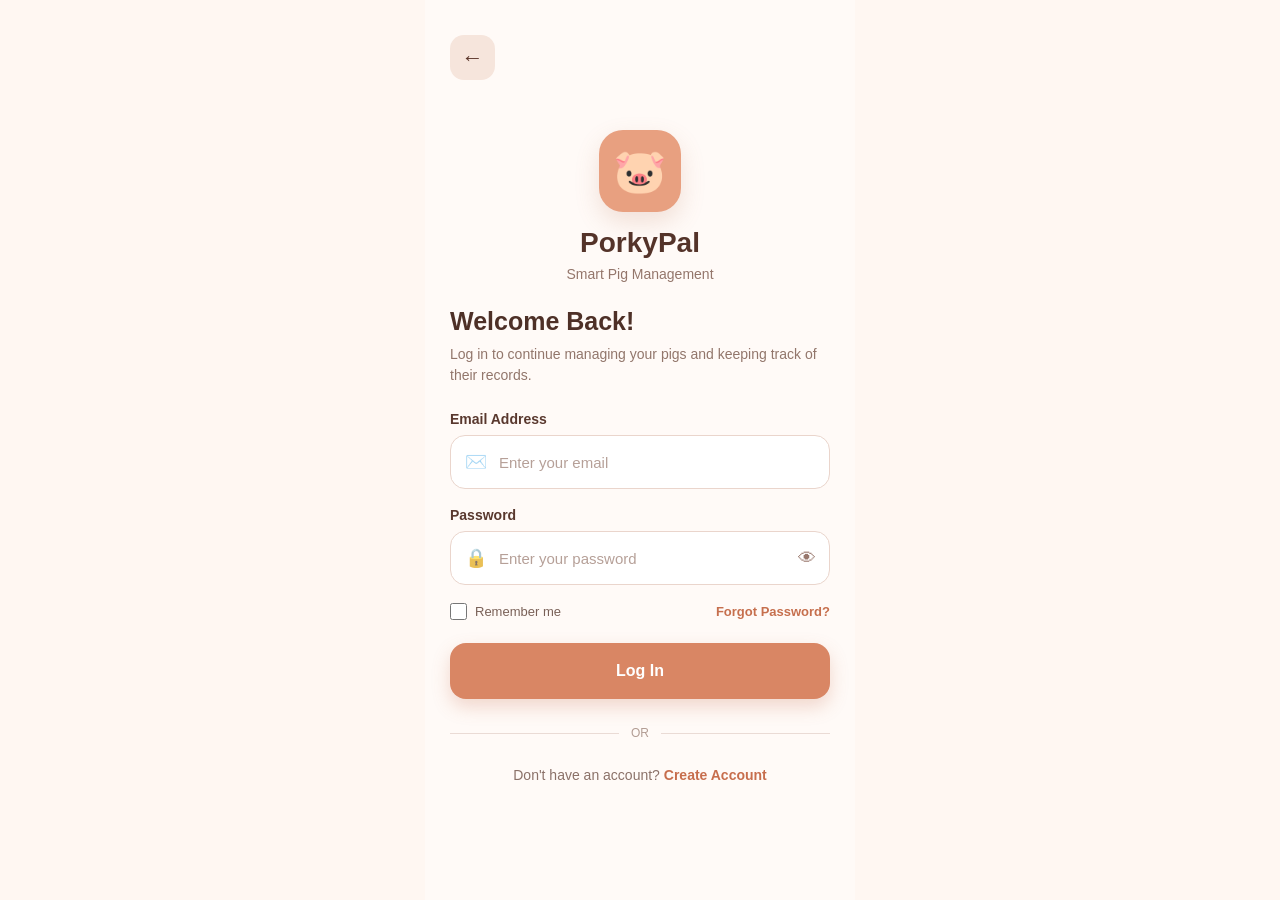
<file: pigs.html>
<!DOCTYPE html>
<html lang="en">

<head>
    <meta charset="UTF-8">

    <meta
        name="viewport"
        content="width=device-width, initial-scale=1.0, maximum-scale=1.0"
    >

    <title>My Pigs | PorkyPal</title>

    <style>

        * {
            margin: 0;
            padding: 0;
            box-sizing: border-box;
        }

        html,
        body {
            width: 100%;
            min-height: 100%;
        }

        body {
            min-height: 100vh;
            font-family: Arial, Helvetica, sans-serif;
            background: #eee4e1;
            color: #493a36;
            display: flex;
            justify-content: center;
            overflow-x: hidden;
            overflow-y: auto;
        }

        button,
        input,
        select {
            font-family: inherit;
        }

        button {
            -webkit-tap-highlight-color: transparent;
        }

        .phone {
            width: 100%;
            max-width: 430px;
            min-height: 100vh;
            background: #fffaf8;
            position: relative;
            overflow: visible;
        }

        .page {
            width: 100%;
            min-height: 100vh;
            padding-bottom: 105px;
            background: #fffaf8;
            overflow: visible;
        }

        /* =========================
           HEADER
        ========================= */

        .top-header {
            padding: 20px 18px 12px;
            display: flex;
            align-items: center;
            justify-content: space-between;
        }

        .header-left {
            display: flex;
            align-items: center;
            gap: 11px;
        }

        .back-button,
        .profile-button {
            width: 39px;
            height: 39px;
            border-radius: 13px;
            border: 1px solid #efd9df;
            background: #ffffff;
            color: #e94b82;
            display: flex;
            align-items: center;
            justify-content: center;
            cursor: pointer;
            box-shadow: 0 3px 10px rgba(80, 45, 40, .04);
        }

        .back-button {
            font-size: 21px;
        }

        .profile-button {
            font-size: 18px;
        }

        .back-button:active,
        .profile-button:active {
            transform: scale(.95);
        }

        .page-title {
            font-size: 21px;
            font-weight: 900;
            color: #493a36;
        }

        .page-title span {
            color: #ed4c84;
        }

        /* =========================
           INTRO
        ========================= */

        .intro {
            padding: 6px 18px 14px;
        }

        .intro h1 {
            font-size: 25px;
            font-weight: 900;
            color: #493a36;
        }

        .intro p {
            margin-top: 5px;
            color: #a08d87;
            font-size: 11px;
            line-height: 1.5;
        }

        /* =========================
           CONTENT
        ========================= */

        .content {
            width: 100%;
            padding: 0 18px;
            overflow: visible;
        }

        /* =========================
           SEARCH
        ========================= */

        .search-box {
            width: 100%;
            height: 47px;
            border: 1.5px solid #efdce2;
            border-radius: 15px;
            background: #ffffff;
            display: flex;
            align-items: center;
            padding: 0 14px;
            margin-bottom: 11px;
        }

        .search-icon {
            color: #e94b82;
            font-size: 16px;
            margin-right: 9px;
        }

        .search-input {
            flex: 1;
            min-width: 0;
            height: 100%;
            border: none;
            outline: none;
            background: transparent;
            color: #493a36;
            font-size: 12px;
        }

        .search-input::placeholder {
            color: #b5a39d;
        }

        /* =========================
           ADD BUTTON
        ========================= */

        .add-button {
            width: 100%;
            height: 48px;
            border: none;
            border-radius: 15px;
            background: linear-gradient(
                135deg,
                #f65b91,
                #e9417b
            );
            color: #ffffff;
            font-size: 13px;
            font-weight: 800;
            cursor: pointer;
            box-shadow: 0 7px 16px rgba(239, 79, 135, .20);
            margin-bottom: 20px;
        }

        .add-button:active {
            transform: scale(.98);
        }

        /* =========================
           SECTION
        ========================= */

        .section-header {
            display: flex;
            align-items: center;
            justify-content: space-between;
            margin-bottom: 10px;
        }

        .section-title {
            font-size: 15px;
            font-weight: 900;
            color: #493a36;
        }

        .pig-count {
            min-width: 25px;
            height: 24px;
            padding: 0 8px;
            border-radius: 12px;
            background: #ffe8ef;
            color: #e94b82;
            font-size: 10px;
            font-weight: 800;
            display: flex;
            align-items: center;
            justify-content: center;
        }

        /* =========================
           EMPTY
        ========================= */

        .empty-state {
            border: 1px dashed #edcbd5;
            border-radius: 18px;
            min-height: 210px;
            background: #fffdfc;
            display: flex;
            flex-direction: column;
            align-items: center;
            justify-content: center;
            text-align: center;
            padding: 25px;
        }

        .empty-icon {
            width: 65px;
            height: 65px;
            border-radius: 50%;
            background: #fff0f4;
            border: 1px solid #f5d1dc;
            display: flex;
            justify-content: center;
            align-items: center;
            font-size: 32px;
            margin-bottom: 12px;
        }

        .empty-title {
            font-size: 14px;
            font-weight: 900;
            color: #594741;
        }

        .empty-text {
            max-width: 270px;
            margin-top: 6px;
            color: #a3918b;
            font-size: 10px;
            line-height: 1.6;
        }

        .empty-add {
            margin-top: 15px;
            height: 38px;
            padding: 0 18px;
            border: none;
            border-radius: 12px;
            background: #ffe5ed;
            color: #e94b82;
            font-size: 10px;
            font-weight: 800;
            cursor: pointer;
        }

        /* =========================
           PIG LIST
        ========================= */

        .pig-list {
            display: flex;
            flex-direction: column;
            gap: 11px;
        }

        .pig-card {
            width: 100%;
            border: 1px solid #f0dfe3;
            border-radius: 18px;
            background: #ffffff;
            padding: 13px;
            display: flex;
            align-items: center;
            gap: 12px;
            box-shadow: 0 4px 14px rgba(78, 47, 40, .05);
            cursor: pointer;
            transition: transform .15s ease,
                        background .15s ease,
                        box-shadow .15s ease;
        }

        .pig-card:hover {
            box-shadow: 0 7px 18px rgba(78, 47, 40, .08);
        }

        .pig-card:active {
            transform: scale(.985);
            background: #fff6f8;
        }

        .pig-avatar {
            width: 62px;
            height: 62px;
            flex-shrink: 0;
            border-radius: 17px;
            background: #ffe8ef;
            border: 1px solid #f5c8d6;
            display: flex;
            align-items: center;
            justify-content: center;
            font-size: 31px;
        }

        .pig-info {
            min-width: 0;
            flex: 1;
        }

        .pig-name {
            font-size: 14px;
            font-weight: 900;
            color: #493a36;
            white-space: nowrap;
            overflow: hidden;
            text-overflow: ellipsis;
        }

        .pig-details {
            margin-top: 5px;
            display: flex;
            flex-wrap: wrap;
            gap: 5px;
        }

        .detail-tag {
            padding: 4px 7px;
            border-radius: 7px;
            background: #fff2f5;
            color: #a47785;
            font-size: 8px;
            font-weight: 700;
        }

        .pig-status {
            margin-top: 6px;
            font-size: 9px;
            color: #73a07a;
            font-weight: 700;
        }

        .pregnancy-card-status {
            margin-top: 6px;
            font-size: 9px;
            color: #d65d86;
            font-weight: 800;
        }

        .pig-arrow {
            width: 28px;
            height: 28px;
            flex-shrink: 0;
            border-radius: 9px;
            background: #fff0f4;
            color: #e94b82;
            display: flex;
            align-items: center;
            justify-content: center;
            font-size: 19px;
            font-weight: 700;
        }

        /* =========================
           MODAL
        ========================= */

        .modal-overlay {
            position: fixed;
            inset: 0;
            background: rgba(50, 30, 27, .40);
            z-index: 100;
            display: none;
            align-items: flex-end;
            justify-content: center;
        }

        .modal-overlay.show {
            display: flex;
        }

        .modal {
            width: 100%;
            max-width: 430px;
            max-height: 92vh;
            overflow-y: auto;
            background: #fffaf8;
            border-radius: 25px 25px 0 0;
            padding: 20px 18px 28px;
            animation: slideUp .2s ease;
        }

        @keyframes slideUp {
            from {
                transform: translateY(100%);
            }

            to {
                transform: translateY(0);
            }
        }

        .modal-handle {
            width: 38px;
            height: 4px;
            border-radius: 10px;
            background: #dfccc8;
            margin: 0 auto 18px;
        }

        .modal-header {
            display: flex;
            justify-content: space-between;
            align-items: center;
            margin-bottom: 18px;
        }

        .modal-title {
            font-size: 19px;
            font-weight: 900;
            color: #493a36;
        }

        .close-modal {
            width: 34px;
            height: 34px;
            border-radius: 11px;
            border: 1px solid #efdce2;
            background: #ffffff;
            color: #8e7a74;
            font-size: 18px;
            cursor: pointer;
        }

        /* =========================
           FORM
        ========================= */

        .form-group {
            margin-bottom: 13px;
        }

        .form-label {
            display: block;
            margin-bottom: 6px;
            color: #594741;
            font-size: 11px;
            font-weight: 800;
        }

        .form-input,
        .form-select {
            width: 100%;
            height: 45px;
            border: 1.5px solid #efdce2;
            border-radius: 13px;
            background: #ffffff;
            color: #493a36;
            outline: none;
            padding: 0 12px;
            font-size: 11px;
        }

        .form-input:focus,
        .form-select:focus {
            border-color: #ed7da2;
            box-shadow: 0 0 0 3px rgba(239, 79, 135, .08);
        }

        .form-row {
            display: grid;
            grid-template-columns: 1fr 1fr;
            gap: 10px;
        }

        .save-button {
            width: 100%;
            height: 48px;
            border: none;
            border-radius: 15px;
            background: linear-gradient(
                135deg,
                #f65b91,
                #e9417b
            );
            color: #ffffff;
            font-size: 13px;
            font-weight: 800;
            cursor: pointer;
            margin-top: 6px;
        }

        /* =========================
           PREGNANCY BOX
        ========================= */

        .pregnancy-section {
            margin-top: 4px;
            padding: 14px;
            border-radius: 16px;
            background: #fff2f6;
            border: 1px solid #f4d3de;
        }

        .pregnancy-section-title {
            font-size: 12px;
            font-weight: 900;
            color: #d84f7e;
            margin-bottom: 12px;
        }

        .pregnancy-section .form-group:last-child {
            margin-bottom: 0;
        }

        .pregnancy-info {
            margin-top: 8px;
            padding: 10px 11px;
            border-radius: 11px;
            background: #ffffff;
            border: 1px solid #f3dfe5;
            font-size: 9px;
            line-height: 1.6;
            color: #8f737d;
        }

        .pregnancy-info strong {
            color: #d84f7e;
        }

        /* =========================
           DETAILS
        ========================= */

        .details-avatar {
            width: 90px;
            height: 90px;
            border-radius: 24px;
            background: #ffe8ef;
            border: 1px solid #f5c8d6;
            display: flex;
            align-items: center;
            justify-content: center;
            font-size: 48px;
            margin: 0 auto 14px;
        }

        .details-name {
            text-align: center;
            font-size: 21px;
            font-weight: 900;
            color: #493a36;
        }

        .details-status {
            text-align: center;
            color: #75a07a;
            font-size: 10px;
            font-weight: 700;
            margin-top: 5px;
        }

        .details-pregnancy-status {
            display: none;
            margin: 10px auto 0;
            width: fit-content;
            padding: 7px 11px;
            border-radius: 12px;
            background: #ffe8f0;
            color: #d64f7e;
            font-size: 10px;
            font-weight: 900;
        }

        .details-pregnancy-status.show {
            display: block;
        }

        .details-grid {
            display: grid;
            grid-template-columns: 1fr 1fr;
            gap: 9px;
            margin-top: 20px;
        }

        .detail-box {
            border: 1px solid #f0dfe3;
            background: #ffffff;
            border-radius: 14px;
            padding: 12px;
        }

        .detail-box-label {
            color: #a3918b;
            font-size: 9px;
        }

        .detail-box-value {
            margin-top: 4px;
            color: #493a36;
            font-size: 12px;
            font-weight: 800;
            word-break: break-word;
        }

        .pregnancy-detail-box {
            display: none;
            grid-column: span 2;
            background: #fff2f6;
            border-color: #f4d3de;
        }

        .pregnancy-detail-box.show {
            display: block;
        }

        .pregnancy-detail-box .detail-box-label {
            color: #c66a87;
        }

        .pregnancy-detail-box .detail-box-value {
            color: #d24f7d;
        }

        .pregnancy-detail-box.full-row {
            grid-column: span 2;
        }

        .details-actions {
            display: grid;
            grid-template-columns: 1fr 1fr;
            gap: 10px;
            margin-top: 20px;
        }

        .details-action {
            height: 46px;
            border-radius: 14px;
            font-size: 12px;
            font-weight: 800;
            cursor: pointer;
        }

        .details-edit {
            border: 1px solid #f2b6c9;
            background: #fff0f4;
            color: #e94b82;
        }

        .details-delete {
            border: 1px solid #edc2c8;
            background: #fff7f7;
            color: #d85d72;
        }

        .details-action:active {
            transform: scale(.97);
        }

        /* =========================
           BOTTOM NAV
        ========================= */

        .bottom-nav {
            position: fixed;
            left: 50%;
            bottom: 0;
            transform: translateX(-50%);
            width: 100%;
            max-width: 430px;
            height: 72px;
            background: rgba(255, 250, 248, .97);
            border-top: 1px solid #f0dfe3;
            display: grid;
            grid-template-columns: repeat(5, 1fr);
            z-index: 50;
            padding-bottom: 4px;
        }

        .nav-button {
            border: none;
            background: transparent;
            cursor: pointer;
            display: flex;
            flex-direction: column;
            justify-content: center;
            align-items: center;
            gap: 4px;
            color: #a99a95;
            font-size: 9px;
            font-weight: 600;
        }

        .nav-icon {
            width: 29px;
            height: 29px;
            display: flex;
            align-items: center;
            justify-content: center;
            border-radius: 10px;
            font-size: 17px;
        }

        .nav-button.active {
            color: #e94b82;
        }

        .nav-button.active .nav-icon {
            background: #ffe6ee;
        }

        /* =========================
           MOBILE / DESKTOP
        ========================= */

        @media (max-width: 599px) {

            body {
                align-items: flex-start;
                overflow-x: hidden;
                overflow-y: auto;
            }

            .phone {
                width: 100%;
                min-height: 100vh;
                height: auto;
            }

            .page {
                min-height: 100vh;
                height: auto;
                padding-bottom: 105px;
            }
        }

        @media (min-width: 600px) {

            body {
                align-items: flex-start;
                overflow-x: hidden;
                overflow-y: auto;
                padding: 20px 0;
            }

            .phone {
                min-height: calc(100vh - 40px);
                height: auto;
                border-radius: 35px;
                box-shadow: 0 20px 60px rgba(70, 45, 38, .18);
            }

            .page {
                min-height: calc(100vh - 40px);
                height: auto;
                border-radius: 35px;
            }
        }

        html {
            width: 100%;
            min-height: 100%;
            overflow-x: hidden;
            overflow-y: auto;
        }

        body {
            width: 100%;
            min-height: 100vh;
            overflow-x: hidden !important;
            overflow-y: auto !important;
        }

        .phone,
        .page,
        .content {
            overflow: visible !important;
        }

    </style>
</head>


<body>

<div class="phone">

    <main class="page">

        <!-- =========================
             HEADER
        ========================== -->

        <header class="top-header">

            <div class="header-left">

                <button
                    type="button"
                    class="back-button"
                    id="backButton"
                    aria-label="Back"
                >
                    ←
                </button>

                <div class="page-title">
                    My <span>Pigs</span>
                </div>

            </div>

            <button
                type="button"
                class="profile-button"
                id="profileButton"
                aria-label="Profile"
            >
                👤
            </button>

        </header>


        <!-- =========================
             INTRO
        ========================== -->

        <section class="intro">

            <h1>My Pigs</h1>

            <p>
                Manage and monitor your registered pigs.
            </p>

        </section>


        <!-- =========================
             CONTENT
        ========================== -->

        <section class="content">

            <!-- SEARCH -->

            <div class="search-box">

                <span class="search-icon">
                    🔍
                </span>

                <input
                    type="search"
                    id="searchInput"
                    class="search-input"
                    placeholder="Search pig by name..."
                    autocomplete="off"
                >

            </div>


            <!-- ADD -->

            <button
                type="button"
                class="add-button"
                id="addButton"
            >
                ＋ Add Pig
            </button>


            <!-- SECTION -->

            <div class="section-header">

                <div class="section-title">
                    Your Pigs
                </div>

                <div
                    class="pig-count"
                    id="pigCount"
                >
                    0
                </div>

            </div>


            <!-- EMPTY -->

            <div
                class="empty-state"
                id="emptyState"
            >

                <div class="empty-icon">
                    🐷
                </div>

                <div class="empty-title">
                    No pigs added yet
                </div>

                <div class="empty-text">
                    You haven't registered any pigs.
                    Add your first pig to start
                    keeping track of its information.
                </div>

                <button
                    type="button"
                    class="empty-add"
                    id="emptyAddButton"
                >
                    ＋ Add Your First Pig
                </button>

            </div>


            <!-- LIST -->

            <div
                class="pig-list"
                id="pigList"
            ></div>

        </section>

    </main>


    <!-- =========================
         ADD / EDIT MODAL
    ========================== -->

    <div
        class="modal-overlay"
        id="formModal"
    >

        <div class="modal">

            <div class="modal-handle"></div>

            <div class="modal-header">

                <div
                    class="modal-title"
                    id="formModalTitle"
                >
                    Add Pig
                </div>

                <button
                    type="button"
                    class="close-modal"
                    id="closeFormModal"
                >
                    ×
                </button>

            </div>


            <form id="pigForm">

                <!-- NAME -->

                <div class="form-group">

                    <label
                        class="form-label"
                        for="pigName"
                    >
                        Pig Name
                    </label>

                    <input
                        type="text"
                        id="pigName"
                        class="form-input"
                        placeholder="Enter pig name"
                        maxlength="40"
                        required
                    >

                </div>


                <!-- BREED + SEX -->

                <div class="form-row">

                    <div class="form-group">

                        <label
                            class="form-label"
                            for="pigBreed"
                        >
                            Breed
                        </label>

                        <input
                            type="text"
                            id="pigBreed"
                            class="form-input"
                            placeholder="e.g. Large White"
                            maxlength="40"
                        >

                    </div>


                    <div class="form-group">

                        <label
                            class="form-label"
                            for="pigSex"
                        >
                            Sex
                        </label>

                        <select
                            id="pigSex"
                            class="form-select"
                        >

                            <option value="">
                                Select
                            </option>

                            <option value="Male">
                                Male
                            </option>

                            <option value="Female">
                                Female
                            </option>

                        </select>

                    </div>

                </div>


                <!-- AGE + WEIGHT -->

                <div class="form-row">

                    <div class="form-group">

                        <label
                            class="form-label"
                            for="pigAge"
                        >
                            Age
                        </label>

                        <input
                            type="number"
                            id="pigAge"
                            class="form-input"
                            placeholder="Age"
                            min="0"
                            max="30"
                            step="1"
                        >

                    </div>


                    <div class="form-group">

                        <label
                            class="form-label"
                            for="pigWeight"
                        >
                            Weight (kg)
                        </label>

                        <input
                            type="number"
                            id="pigWeight"
                            class="form-input"
                            placeholder="Weight"
                            min="0"
                            step="0.1"
                        >

                    </div>

                </div>


                <!-- BIRTH DATE -->

                <div class="form-group">

                    <label
                        class="form-label"
                        for="pigDate"
                    >
                        Birth Date
                    </label>

                    <input
                        type="date"
                        id="pigDate"
                        class="form-input"
                    >

                </div>


                <!-- =========================
                     PREGNANCY
                ========================== -->

                <div
                    class="pregnancy-section"
                    id="pregnancySection"
                    style="display:none;"
                >

                    <div class="pregnancy-section-title">
                        🐷 Pregnancy Information
                    </div>


                    <div class="form-group">

                        <label
                            class="form-label"
                            for="pregnancyStatus"
                        >
                            Pregnancy Status
                        </label>

                        <select
                            id="pregnancyStatus"
                            class="form-select"
                        >

                            <option value="Not Pregnant">
                                Not Pregnant
                            </option>

                            <option value="Pregnant">
                                Pregnant
                            </option>

                        </select>

                    </div>


                    <div
                        class="form-group"
                        id="pregnancyStartGroup"
                        style="display:none;"
                    >

                        <label
                            class="form-label"
                            for="pregnancyStartDate"
                        >
                            Pregnancy Start Date
                        </label>

                        <input
                            type="date"
                            id="pregnancyStartDate"
                            class="form-input"
                        >

                        <div class="pregnancy-info">
                            The system will automatically calculate
                            how many months the pig has been pregnant.
                        </div>

                    </div>

                </div>


                <button
                    type="submit"
                    class="save-button"
                >
                    Save Pig
                </button>

            </form>

        </div>

    </div>


    <!-- =========================
         PIG DETAILS MODAL
    ========================== -->

    <div
        class="modal-overlay"
        id="detailsModal"
    >

        <div class="modal">

            <div class="modal-handle"></div>

            <div class="modal-header">

                <div class="modal-title">
                    Pig Details
                </div>

                <button
                    type="button"
                    class="close-modal"
                    id="closeDetailsModal"
                >
                    ×
                </button>

            </div>


            <div class="details-avatar">
                🐷
            </div>


            <div
                class="details-name"
                id="detailsName"
            >
                -
            </div>


            <div
                class="details-status"
                id="detailsStatus"
            >
                Active
            </div>


            <div
                class="details-pregnancy-status"
                id="detailsPregnancyStatus"
            >
                Pregnant
            </div>


            <div class="details-grid">

                <!-- BREED -->

                <div class="detail-box">

                    <div class="detail-box-label">
                        Breed
                    </div>

                    <div
                        class="detail-box-value"
                        id="detailsBreed"
                    >
                        -
                    </div>

                </div>


                <!-- SEX -->

                <div class="detail-box">

                    <div class="detail-box-label">
                        Sex
                    </div>

                    <div
                        class="detail-box-value"
                        id="detailsSex"
                    >
                        -
                    </div>

                </div>


                <!-- AGE -->

                <div class="detail-box">

                    <div class="detail-box-label">
                        Age
                    </div>

                    <div
                        class="detail-box-value"
                        id="detailsAge"
                    >
                        -
                    </div>

                </div>


                <!-- WEIGHT -->

                <div class="detail-box">

                    <div class="detail-box-label">
                        Weight
                    </div>

                    <div
                        class="detail-box-value"
                        id="detailsWeight"
                    >
                        -
                    </div>

                </div>


                <!-- BIRTH DATE -->

                <div class="detail-box">

                    <div class="detail-box-label">
                        Birth Date
                    </div>

                    <div
                        class="detail-box-value"
                        id="detailsBirthDate"
                    >
                        -
                    </div>

                </div>


                <!-- ADDED -->

                <div class="detail-box">

                    <div class="detail-box-label">
                        Added
                    </div>

                    <div
                        class="detail-box-value"
                        id="detailsAdded"
                    >
                        -
                    </div>

                </div>


                <!-- =========================
                     PREGNANCY STATUS
                ========================== -->

                <div
                    class="detail-box pregnancy-detail-box"
                    id="pregnancyStatusBox"
                >

                    <div class="detail-box-label">
                        Pregnancy Status
                    </div>

                    <div
                        class="detail-box-value"
                        id="detailsPregnancyStatusValue"
                    >
                        -
                    </div>

                </div>


                <!-- PREGNANCY DURATION -->

                <div
                    class="detail-box pregnancy-detail-box"
                    id="pregnancyDurationBox"
                >

                    <div class="detail-box-label">
                        Pregnancy Duration
                    </div>

                    <div
                        class="detail-box-value"
                        id="detailsPregnancyDuration"
                    >
                        -
                    </div>

                </div>


                <!-- START DATE -->

                <div
                    class="detail-box pregnancy-detail-box"
                    id="pregnancyStartBox"
                >

                    <div class="detail-box-label">
                        Pregnancy Start Date
                    </div>

                    <div
                        class="detail-box-value"
                        id="detailsPregnancyStart"
                    >
                        -
                    </div>

                </div>


                <!-- EXPECTED FARROWING -->

                <div
                    class="detail-box pregnancy-detail-box"
                    id="pregnancyDueBox"
                >

                    <div class="detail-box-label">
                        Expected Farrowing Date
                    </div>

                    <div
                        class="detail-box-value"
                        id="detailsPregnancyDue"
                    >
                        -
                    </div>

                </div>


                <!-- ACTIONS -->

                <div class="details-actions">

                    <button
                        type="button"
                        class="details-action details-edit"
                        id="detailsEditButton"
                    >
                        ✏️ Edit Pig
                    </button>

                    <button
                        type="button"
                        class="details-action details-delete"
                        id="detailsDeleteButton"
                    >
                        🗑 Delete Pig
                    </button>

                </div>

            </div>

        </div>

    </div>


    <!-- =========================
         BOTTOM NAV
    ========================== -->

    <nav class="bottom-nav">

        <button
            type="button"
            class="nav-button"
            data-page="home.html"
        >

            <div class="nav-icon">
                🏠
            </div>

            <span>
                Home
            </span>

        </button>


        <button
            type="button"
            class="nav-button active"
            data-page="pigs.html"
        >

            <div class="nav-icon">
                🐷
            </div>

            <span>
                Pigs
            </span>

        </button>


        <button
            type="button"
            class="nav-button"
            data-page="feed.html"
        >

            <div class="nav-icon">
                🍚
            </div>

            <span>
                Feed
            </span>

        </button>


        <button
            type="button"
            class="nav-button"
            data-page="health.html"
        >

            <div class="nav-icon">
                ❤️
            </div>

            <span>
                Health
            </span>

        </button>


        <button
            type="button"
            class="nav-button"
            data-page="profile.html"
        >

            <div class="nav-icon">
                👤
            </div>

            <span>
                Profile
            </span>

        </button>

    </nav>

</div>


<script>

(function () {

    /* =====================================================
       LOGIN CHECK
    ===================================================== */

    const loggedIn =
        localStorage.getItem(
            "porkyPalLoggedIn"
        );

    const currentUserRaw =
        localStorage.getItem(
            "porkyPalCurrentUser"
        );

    if (
        loggedIn !== "true" ||
        !currentUserRaw
    ) {

        window.location.replace(
            "login.html"
        );

        return;
    }


    let currentUser;

    try {

        currentUser =
            JSON.parse(
                currentUserRaw
            );

    } catch (error) {

        localStorage.removeItem(
            "porkyPalLoggedIn"
        );

        localStorage.removeItem(
            "porkyPalCurrentUser"
        );

        window.location.replace(
            "login.html"
        );

        return;
    }


    /* =====================================================
       EMAIL
    ===================================================== */

    const email =
        String(
            currentUser.email || ""
        )
        .trim()
        .toLowerCase();


    if (!email) {

        window.location.replace(
            "login.html"
        );

        return;
    }


    /* =====================================================
       USER DATA KEY
    ===================================================== */

    function getUserKey(type) {

        return (
            "porkyPal_" +
            type +
            "_" +
            encodeURIComponent(email)
        );

    }


    const dataKey =
        getUserKey("homeData");


    /* =====================================================
       LOAD DATA
    ===================================================== */

    let userData = null;

    try {

        userData =
            JSON.parse(
                localStorage.getItem(
                    dataKey
                )
            );

    } catch (error) {

        userData = null;
    }


    if (!userData) {

        userData = {

            pigs: [],

            feedingRecords: [],

            healthRecords: [],

            events: [],

            activities: []

        };

    }


    /* =====================================================
       ENSURE ARRAYS
    ===================================================== */

    if (!Array.isArray(userData.pigs)) {
        userData.pigs = [];
    }

    if (!Array.isArray(userData.feedingRecords)) {
        userData.feedingRecords = [];
    }

    if (!Array.isArray(userData.healthRecords)) {
        userData.healthRecords = [];
    }

    if (!Array.isArray(userData.events)) {
        userData.events = [];
    }

    if (!Array.isArray(userData.activities)) {
        userData.activities = [];
    }


    function saveData() {

        localStorage.setItem(
            dataKey,
            JSON.stringify(userData)
        );

    }


    saveData();


    /* =====================================================
       ELEMENTS
    ===================================================== */

    const pigList =
        document.getElementById(
            "pigList"
        );

    const emptyState =
        document.getElementById(
            "emptyState"
        );

    const pigCount =
        document.getElementById(
            "pigCount"
        );

    const searchInput =
        document.getElementById(
            "searchInput"
        );

    const formModal =
        document.getElementById(
            "formModal"
        );

    const detailsModal =
        document.getElementById(
            "detailsModal"
        );

    const formModalTitle =
        document.getElementById(
            "formModalTitle"
        );

    const pigForm =
        document.getElementById(
            "pigForm"
        );

    const pigSex =
        document.getElementById(
            "pigSex"
        );

    const pregnancySection =
        document.getElementById(
            "pregnancySection"
        );

    const pregnancyStatus =
        document.getElementById(
            "pregnancyStatus"
        );

    const pregnancyStartGroup =
        document.getElementById(
            "pregnancyStartGroup"
        );

    const pregnancyStartDate =
        document.getElementById(
            "pregnancyStartDate"
        );


    let editingPigId = null;

    let selectedPigId = null;


    /* =====================================================
       ESCAPE HTML
    ===================================================== */

    function escapeHTML(value) {

        return String(value || "")
            .replace(
                /&/g,
                "&amp;"
            )
            .replace(
                /</g,
                "&lt;"
            )
            .replace(
                />/g,
                "&gt;"
            )
            .replace(
                /"/g,
                "&quot;"
            )
            .replace(
                /'/g,
                "&#039;"
            );

    }


    /* =====================================================
       PREGNANCY HELPERS
    ===================================================== */

    function isPregnant(pig) {

        return (
            String(
                pig.pregnancyStatus || ""
            )
            .toLowerCase()
            === "pregnant"
            &&
            !!pig.pregnancyStartDate
        );

    }


    function calculatePregnancyMonths(
        startDate
    ) {

        if (!startDate) {
            return 0;
        }

        const start =
            new Date(
                startDate +
                "T00:00:00"
            );

        const today =
            new Date();

        if (
            Number.isNaN(
                start.getTime()
            )
        ) {
            return 0;
        }

        if (start > today) {
            return 0;
        }

        let months =
            (
                today.getFullYear() -
                start.getFullYear()
            ) * 12;

        months +=
            today.getMonth() -
            start.getMonth();

        if (
            today.getDate() <
            start.getDate()
        ) {
            months--;
        }

        return Math.max(
            0,
            months
        );

    }


    function calculatePregnancyDays(
        startDate
    ) {

        if (!startDate) {
            return 0;
        }

        const start =
            new Date(
                startDate +
                "T00:00:00"
            );

        const today =
            new Date();

        if (
            Number.isNaN(
                start.getTime()
            )
        ) {
            return 0;
        }

        const difference =
            today.getTime() -
            start.getTime();

        return Math.max(
            0,
            Math.floor(
                difference /
                (1000 * 60 * 60 * 24)
            )
        );

    }


    function calculateDueDate(
        startDate
    ) {

        if (!startDate) {
            return "";
        }

        const date =
            new Date(
                startDate +
                "T00:00:00"
            );

        if (
            Number.isNaN(
                date.getTime()
            )
        ) {
            return "";
        }

        /*
           Approximate pig gestation:
           114 days
        */

        date.setDate(
            date.getDate() + 114
        );

        return formatDate(
            date.toISOString()
                .split("T")[0]
        );

    }


    function pregnancyDurationText(
        pig
    ) {

        if (!isPregnant(pig)) {
            return "";
        }

        const months =
            calculatePregnancyMonths(
                pig.pregnancyStartDate
            );

        const days =
            calculatePregnancyDays(
                pig.pregnancyStartDate
            );

        if (months === 0) {

            return (
                days +
                (
                    days === 1
                        ? " day"
                        : " days"
                ) +
                " pregnant"
            );

        }

        return (
            months +
            (
                months === 1
                    ? " month"
                    : " months"
            ) +
            " pregnant"
        );

    }


    function pregnancyCardText(
        pig
    ) {

        if (
            String(
                pig.sex || ""
            ).toLowerCase() !== "female"
        ) {

            return "";

        }

        if (
            String(
                pig.pregnancyStatus || ""
            ).toLowerCase()
            === "pregnant"
        ) {

            if (
                pig.pregnancyStartDate
            ) {

                return (
                    "♥ " +
                    pregnancyDurationText(
                        pig
                    )
                );

            }

            return "♥ Pregnant";

        }

        return "♥ Not Pregnant";

    }


    /* =====================================================
       FORMAT DATE
    ===================================================== */

    function formatDate(value) {

        if (!value) {
            return "Not available";
        }

        let date;

        if (
            typeof value === "string" &&
            /^\d{4}-\d{2}-\d{2}$/.test(
                value
            )
        ) {

            const parts =
                value.split("-");

            date =
                new Date(
                    Number(parts[0]),
                    Number(parts[1]) - 1,
                    Number(parts[2])
                );

        } else {

            date =
                new Date(value);

        }

        if (
            Number.isNaN(
                date.getTime()
            )
        ) {

            return "Not available";
        }

        return date.toLocaleDateString(
            "en-US",
            {
                month: "short",
                day: "numeric",
                year: "numeric"
            }
        );

    }


    /* =====================================================
       UPDATE PREGNANCY FORM VISIBILITY
    ===================================================== */

    function updatePregnancyFields() {

        const sex =
            pigSex.value;

        if (
            sex === "Female"
        ) {

            pregnancySection.style.display =
                "block";

            updatePregnancyStartVisibility();

        } else {

            pregnancySection.style.display =
                "none";

            pregnancyStatus.value =
                "Not Pregnant";

            pregnancyStartDate.value =
                "";

            pregnancyStartGroup.style.display =
                "none";
        }

    }


    function updatePregnancyStartVisibility() {

        if (
            pregnancyStatus.value ===
            "Pregnant"
        ) {

            pregnancyStartGroup.style.display =
                "block";

        } else {

            pregnancyStartGroup.style.display =
                "none";

            pregnancyStartDate.value =
                "";
        }

    }


    pigSex.addEventListener(
        "change",
        updatePregnancyFields
    );


    pregnancyStatus.addEventListener(
        "change",
        updatePregnancyStartVisibility
    );


    /* =====================================================
       ADD MODAL
    ===================================================== */

    function openAddModal() {

        editingPigId = null;

        formModalTitle.textContent =
            "Add Pig";

        pigForm.reset();

        pregnancySection.style.display =
            "none";

        pregnancyStartGroup.style.display =
            "none";

        formModal.classList.add(
            "show"
        );

    }


    document
        .getElementById(
            "addButton"
        )
        .addEventListener(
            "click",
            openAddModal
        );


    document
        .getElementById(
            "emptyAddButton"
        )
        .addEventListener(
            "click",
            openAddModal
        );


    /* =====================================================
       CLOSE FORM
    ===================================================== */

    function closeFormModal() {

        formModal.classList.remove(
            "show"
        );

        editingPigId = null;

    }


    document
        .getElementById(
            "closeFormModal"
        )
        .addEventListener(
            "click",
            closeFormModal
        );


    /* =====================================================
       SAVE PIG
    ===================================================== */

    pigForm.addEventListener(
        "submit",
        function (event) {

            event.preventDefault();


            const name =
                document
                    .getElementById(
                        "pigName"
                    )
                    .value
                    .trim();


            const breed =
                document
                    .getElementById(
                        "pigBreed"
                    )
                    .value
                    .trim();


            const sex =
                document
                    .getElementById(
                        "pigSex"
                    )
                    .value;


            const age =
                document
                    .getElementById(
                        "pigAge"
                    )
                    .value;


            const weight =
                document
                    .getElementById(
                        "pigWeight"
                    )
                    .value;


            const birthDate =
                document
                    .getElementById(
                        "pigDate"
                    )
                    .value;


            let selectedPregnancyStatus =
                "Not Pregnant";

            let selectedPregnancyStartDate =
                "";


            if (
                sex === "Female"
            ) {

                selectedPregnancyStatus =
                    pregnancyStatus.value ||
                    "Not Pregnant";

                if (
                    selectedPregnancyStatus ===
                    "Pregnant"
                ) {

                    selectedPregnancyStartDate =
                        pregnancyStartDate.value;

                    if (
                        !selectedPregnancyStartDate
                    ) {

                        alert(
                            "Please enter the pregnancy start date."
                        );

                        return;
                    }

                    const start =
                        new Date(
                            selectedPregnancyStartDate +
                            "T00:00:00"
                        );

                    const today =
                        new Date();

                    if (
                        start > today
                    ) {

                        alert(
                            "Pregnancy start date cannot be in the future."
                        );

                        return;
                    }

                }

            }


            if (!name) {

                alert(
                    "Please enter the pig's name."
                );

                return;
            }


            /* ==========================================
               EDIT EXISTING PIG
            ========================================== */

            if (editingPigId) {

                const pig =
                    userData.pigs.find(
                        function (item) {

                            return (
                                item.id ===
                                editingPigId
                            );

                        }
                    );


                if (!pig) {

                    alert(
                        "Pig not found."
                    );

                    return;
                }


                pig.name =
                    name;

                pig.breed =
                    breed;

                pig.sex =
                    sex;

                pig.age =
                    age;

                pig.weight =
                    weight;

                pig.birthDate =
                    birthDate;

                pig.pregnancyStatus =
                    selectedPregnancyStatus;

                pig.pregnancyStartDate =
                    selectedPregnancyStartDate;

                pig.updatedAt =
                    new Date()
                        .toISOString();


                userData.activities.unshift({

                    id:
                        "activity_" +
                        Date.now() +
                        "_" +
                        Math.random()
                            .toString(36)
                            .substring(2, 7),

                    type:
                        "pig_updated",

                    text:
                        "Updated pig " +
                        name,

                    date:
                        new Date()
                            .toISOString()

                });

            }


            /* ==========================================
               ADD NEW PIG
            ========================================== */

            else {

                const newPig = {

                    id:
                        "pig_" +
                        Date.now() +
                        "_" +
                        Math.random()
                            .toString(36)
                            .substring(2, 8),

                    name:
                        name,

                    breed:
                        breed,

                    sex:
                        sex,

                    age:
                        age,

                    weight:
                        weight,

                    birthDate:
                        birthDate,

                    status:
                        "Active",

                    pregnancyStatus:
                        selectedPregnancyStatus,

                    pregnancyStartDate:
                        selectedPregnancyStartDate,

                    createdAt:
                        new Date()
                            .toISOString()

                };


                userData.pigs.push(
                    newPig
                );


                userData.activities.unshift({

                    id:
                        "activity_" +
                        Date.now() +
                        "_" +
                        Math.random()
                            .toString(36)
                            .substring(2, 7),

                    type:
                        "pig_added",

                    text:
                        "Added pig " +
                        name,

                    date:
                        new Date()
                            .toISOString()

                });

            }


            /* ==========================================
               KEEP LATEST 50 ACTIVITIES
            ========================================== */

            if (
                userData.activities.length >
                50
            ) {

                userData.activities =
                    userData.activities
                        .slice(0, 50);

            }


            saveData();

            closeFormModal();

            renderPigs(
                searchInput.value
            );


            /* UPDATE DETAILS IF OPEN */

            if (selectedPigId) {

                const updatedPig =
                    userData.pigs.find(
                        function (pig) {

                            return (
                                pig.id ===
                                selectedPigId
                            );

                        }
                    );


                if (updatedPig) {

                    openDetails(
                        updatedPig
                    );

                }

            }

        }
    );


    /* =====================================================
       RENDER PIGS
    ===================================================== */

    function renderPigs(
        searchTerm = ""
    ) {

        pigList.innerHTML =
            "";

        const search =
            String(searchTerm)
                .trim()
                .toLowerCase();


        const filtered =
            userData.pigs.filter(
                function (pig) {

                    return (

                        !search ||

                        String(
                            pig.name || ""
                        )
                        .toLowerCase()
                        .includes(search) ||

                        String(
                            pig.breed || ""
                        )
                        .toLowerCase()
                        .includes(search)

                    );

                }
            );


        pigCount.textContent =
            userData.pigs.length;


        /* NO PIGS */

        if (
            userData.pigs.length === 0
        ) {

            emptyState.style.display =
                "flex";

            return;
        }


        emptyState.style.display =
            "none";


        /* NO SEARCH RESULT */

        if (
            filtered.length === 0
        ) {

            const noResults =
                document.createElement(
                    "div"
                );

            noResults.className =
                "empty-state";

            noResults.innerHTML = `

                <div class="empty-icon">
                    🔍
                </div>

                <div class="empty-title">
                    No pig found
                </div>

                <div class="empty-text">
                    No registered pig matches
                    your search.
                </div>

            `;

            pigList.appendChild(
                noResults
            );

            return;
        }


        /* PIG CARDS */

        filtered.forEach(
            function (pig) {

                const card =
                    document.createElement(
                        "div"
                    );

                card.className =
                    "pig-card";


                const ageText =
                    pig.age
                        ? pig.age + " yr"
                        : "Age not set";


                const weightText =
                    pig.weight
                        ? pig.weight + " kg"
                        : "Weight not set";


                const breedText =
                    pig.breed ||
                    "Breed not set";


                const pregnancyText =
                    pregnancyCardText(
                        pig
                    );


                const pregnancyHTML =
                    pregnancyText
                        ? `
                            <div class="pregnancy-card-status">
                                ${escapeHTML(
                                    pregnancyText
                                )}
                            </div>
                          `
                        : "";


                card.innerHTML = `

                    <div class="pig-avatar">
                        🐷
                    </div>


                    <div class="pig-info">

                        <div class="pig-name">
                            ${escapeHTML(
                                pig.name
                            )}
                        </div>


                        <div class="pig-details">

                            <span class="detail-tag">
                                ${escapeHTML(
                                    breedText
                                )}
                            </span>

                            <span class="detail-tag">
                                ${escapeHTML(
                                    ageText
                                )}
                            </span>

                            <span class="detail-tag">
                                ${escapeHTML(
                                    weightText
                                )}
                            </span>

                        </div>


                        <div class="pig-status">

                            ●
                            ${escapeHTML(
                                pig.status ||
                                "Active"
                            )}

                        </div>


                        ${pregnancyHTML}

                    </div>


                    <div class="pig-arrow">
                        ›
                    </div>

                `;


                card.addEventListener(
                    "click",
                    function () {

                        openDetails(
                            pig
                        );

                    }
                );


                pigList.appendChild(
                    card
                );

            }
        );

    }


    /* =====================================================
       OPEN DETAILS
    ===================================================== */

    function openDetails(
        pig
    ) {

        selectedPigId =
            pig.id;


        document
            .getElementById(
                "detailsName"
            )
            .textContent =
            pig.name || "-";


        document
            .getElementById(
                "detailsStatus"
            )
            .textContent =
            pig.status ||
            "Active";


        document
            .getElementById(
                "detailsBreed"
            )
            .textContent =
            pig.breed ||
            "Not set";


        document
            .getElementById(
                "detailsSex"
            )
            .textContent =
            pig.sex ||
            "Not set";


        document
            .getElementById(
                "detailsAge"
            )
            .textContent =
            pig.age
                ? pig.age +
                  " year(s)"
                : "Not set";


        document
            .getElementById(
                "detailsWeight"
            )
            .textContent =
            pig.weight
                ? pig.weight +
                  " kg"
                : "Not set";


        document
            .getElementById(
                "detailsBirthDate"
            )
            .textContent =
            pig.birthDate
                ? formatDate(
                    pig.birthDate
                )
                : "Not set";


        document
            .getElementById(
                "detailsAdded"
            )
            .textContent =
            formatDate(
                pig.createdAt
            );


        /* ==========================================
           PREGNANCY DETAILS
        ========================================== */

        const pregnancyStatusValue =
            document.getElementById(
                "detailsPregnancyStatusValue"
            );

        const pregnancyDuration =
            document.getElementById(
                "detailsPregnancyDuration"
            );

        const pregnancyStart =
            document.getElementById(
                "detailsPregnancyStart"
            );

        const pregnancyDue =
            document.getElementById(
                "detailsPregnancyDue"
            );

        const pregnancyStatusBox =
            document.getElementById(
                "pregnancyStatusBox"
            );

        const pregnancyDurationBox =
            document.getElementById(
                "pregnancyDurationBox"
            );

        const pregnancyStartBox =
            document.getElementById(
                "pregnancyStartBox"
            );

        const pregnancyDueBox =
            document.getElementById(
                "pregnancyDueBox"
            );

        const detailsPregnancyStatus =
            document.getElementById(
                "detailsPregnancyStatus"
            );


        /* Hide all first */

        pregnancyStatusBox.classList.remove(
            "show"
        );

        pregnancyDurationBox.classList.remove(
            "show"
        );

        pregnancyStartBox.classList.remove(
            "show"
        );

        pregnancyDueBox.classList.remove(
            "show"
        );

        detailsPregnancyStatus.classList.remove(
            "show"
        );


        if (
            String(
                pig.sex || ""
            ).toLowerCase()
            === "female"
        ) {

            const status =
                pig.pregnancyStatus ||
                "Not Pregnant";


            pregnancyStatusValue.textContent =
                status;


            pregnancyStatusBox.classList.add(
                "show"
            );


            if (
                String(status)
                    .toLowerCase()
                === "pregnant"
            ) {

                const duration =
                    pregnancyDurationText(
                        pig
                    );


                const months =
                    calculatePregnancyMonths(
                        pig.pregnancyStartDate
                    );


                const dueDate =
                    calculateDueDate(
                        pig.pregnancyStartDate
                    );


                pregnancyDuration.textContent =
                    duration ||
                    (
                        months +
                        " months pregnant"
                    );


                pregnancyStart.textContent =
                    pig.pregnancyStartDate
                        ? formatDate(
                            pig.pregnancyStartDate
                        )
                        : "Not set";


                pregnancyDue.textContent =
                    dueDate ||
                    "Not available";


                pregnancyDurationBox.classList.add(
                    "show"
                );

                pregnancyStartBox.classList.add(
                    "show"
                );

                pregnancyDueBox.classList.add(
                    "show"
                );


                detailsPregnancyStatus.textContent =
                    "♥ " +
                    (
                        duration ||
                        "Pregnant"
                    );


                detailsPregnancyStatus.classList.add(
                    "show"
                );

            }

        }


        detailsModal.classList.add(
            "show"
        );

    }


    /* =====================================================
       CLOSE DETAILS
    ===================================================== */

    function closeDetails() {

        detailsModal.classList.remove(
            "show"
        );

        selectedPigId =
            null;

    }


    document
        .getElementById(
            "closeDetailsModal"
        )
        .addEventListener(
            "click",
            closeDetails
        );


    /* =====================================================
       EDIT FROM DETAILS
    ===================================================== */

    document
        .getElementById(
            "detailsEditButton"
        )
        .addEventListener(
            "click",
            function () {

                if (!selectedPigId) {
                    return;
                }


                const pig =
                    userData.pigs.find(
                        function (item) {

                            return (
                                item.id ===
                                selectedPigId
                            );

                        }
                    );


                if (!pig) {

                    alert(
                        "Pig not found."
                    );

                    return;
                }


                openEdit(
                    pig
                );

            }
        );


    /* =====================================================
       OPEN EDIT
    ===================================================== */

    function openEdit(
        pig
    ) {

        editingPigId =
            pig.id;


        formModalTitle.textContent =
            "Edit Pig";


        document
            .getElementById(
                "pigName"
            )
            .value =
            pig.name || "";


        document
            .getElementById(
                "pigBreed"
            )
            .value =
            pig.breed || "";


        document
            .getElementById(
                "pigSex"
            )
            .value =
            pig.sex || "";


        document
            .getElementById(
                "pigAge"
            )
            .value =
            pig.age || "";


        document
            .getElementById(
                "pigWeight"
            )
            .value =
            pig.weight || "";


        document
            .getElementById(
                "pigDate"
            )
            .value =
            pig.birthDate || "";


        /* Pregnancy */

        if (
            pig.sex ===
            "Female"
        ) {

            pregnancySection.style.display =
                "block";


            pregnancyStatus.value =
                pig.pregnancyStatus ||
                "Not Pregnant";


            pregnancyStartDate.value =
                pig.pregnancyStartDate ||
                "";


            updatePregnancyStartVisibility();

        } else {

            pregnancySection.style.display =
                "none";

            pregnancyStatus.value =
                "Not Pregnant";

            pregnancyStartDate.value =
                "";

            pregnancyStartGroup.style.display =
                "none";

        }


        detailsModal.classList.remove(
            "show"
        );


        formModal.classList.add(
            "show"
        );

    }


    /* =====================================================
       DELETE
    ===================================================== */

    document
        .getElementById(
            "detailsDeleteButton"
        )
        .addEventListener(
            "click",
            function () {

                if (!selectedPigId) {
                    return;
                }


                const pig =
                    userData.pigs.find(
                        function (item) {

                            return (
                                item.id ===
                                selectedPigId
                            );

                        }
                    );


                if (!pig) {

                    alert(
                        "Pig not found."
                    );

                    return;
                }


                deletePig(
                    pig
                );

            }
        );


    /* =====================================================
       DELETE PIG
    ===================================================== */

    function deletePig(
        pig
    ) {

        const confirmed =
            confirm(
                'Delete "' +
                pig.name +
                '" from your pigs?'
            );


        if (!confirmed) {
            return;
        }


        userData.pigs =
            userData.pigs.filter(
                function (item) {

                    return (
                        item.id !==
                        pig.id
                    );

                }
            );


        userData.activities.unshift({

            id:
                "activity_" +
                Date.now() +
                "_" +
                Math.random()
                    .toString(36)
                    .substring(2, 7),

            type:
                "pig_deleted",

            text:
                "Deleted pig " +
                pig.name,

            date:
                new Date()
                    .toISOString()

        });


        if (
            userData.activities.length >
            50
        ) {

            userData.activities =
                userData.activities
                    .slice(0, 50);

        }


        saveData();


        detailsModal.classList.remove(
            "show"
        );

        selectedPigId =
            null;


        renderPigs(
            searchInput.value
        );

    }


    /* =====================================================
       SEARCH
    ===================================================== */

    searchInput.addEventListener(
        "input",
        function () {

            renderPigs(
                searchInput.value
            );

        }
    );


    /* =====================================================
       BACK BUTTON
    ===================================================== */

    document
        .getElementById(
            "backButton"
        )
        .addEventListener(
            "click",
            function () {

                window.location.href =
                    "home.html";

            }
        );


    /* =====================================================
       PROFILE BUTTON
    ===================================================== */

    document
        .getElementById(
            "profileButton"
        )
        .addEventListener(
            "click",
            function () {

                window.location.href =
                    "profile.html";

            }
        );


    /* =====================================================
       BOTTOM NAV
    ===================================================== */

    document
        .querySelectorAll(
            ".nav-button"
        )
        .forEach(
            function (button) {

                button.addEventListener(
                    "click",
                    function () {

                        const page =
                            button.getAttribute(
                                "data-page"
                            );

                        if (page) {

                            window.location.href =
                                page;

                        }

                    }
                );

            }
        );


    /* =====================================================
       CLOSE MODALS WHEN CLICKING OUTSIDE
    ===================================================== */

    formModal.addEventListener(
        "click",
        function (event) {

            if (
                event.target ===
                formModal
            ) {

                closeFormModal();

            }

        }
    );


    detailsModal.addEventListener(
        "click",
        function (event) {

            if (
                event.target ===
                detailsModal
            ) {

                closeDetails();

            }

        }
    );


    /* =====================================================
       ESC KEY
    ===================================================== */

    document.addEventListener(
        "keydown",
        function (event) {

            if (
                event.key ===
                "Escape"
            ) {

                if (
                    formModal.classList.contains(
                        "show"
                    )
                ) {

                    closeFormModal();

                }

                if (
                    detailsModal.classList.contains(
                        "show"
                    )
                ) {

                    closeDetails();

                }

            }

        }
    );


    /* =====================================================
       REFRESH WHEN RETURNING TO PAGE
    ===================================================== */

    window.addEventListener(
        "pageshow",
        function () {

            try {

                const latest =
                    JSON.parse(
                        localStorage.getItem(
                            dataKey
                        )
                    );

                if (latest) {

                    userData =
                        latest;

                    if (
                        !Array.isArray(
                            userData.pigs
                        )
                    ) {
                        userData.pigs = [];
                    }

                    if (
                        !Array.isArray(
                            userData.activities
                        )
                    ) {
                        userData.activities = [];
                    }

                }

            } catch (error) {
                /* Keep current data */
            }


            renderPigs(
                searchInput.value
            );

        }
    );


    /* =====================================================
       INITIAL RENDER
    ===================================================== */

    renderPigs();


})();

</script>

</body>
</html>
</file>
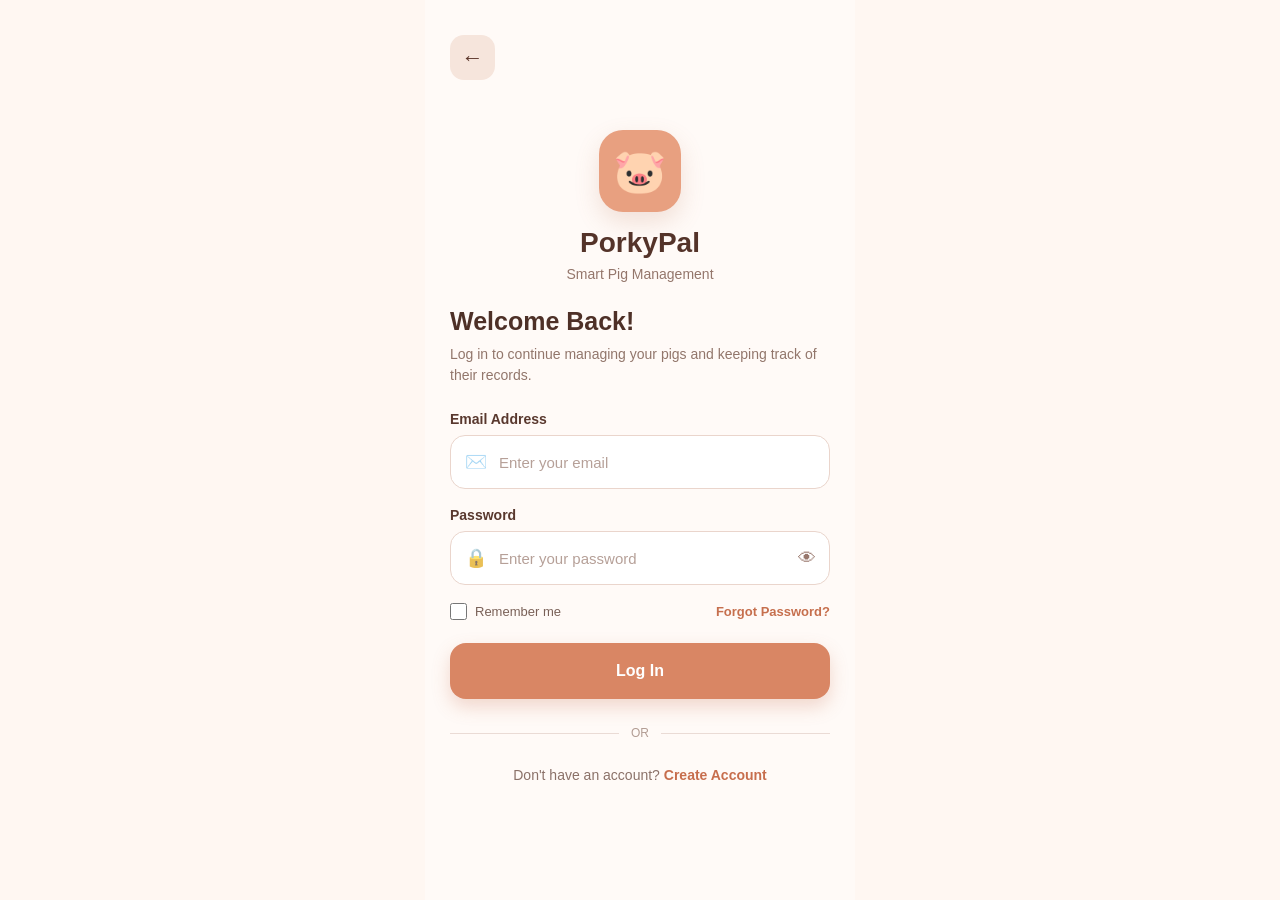
<file: profile.html>
<!DOCTYPE html>
<html lang="en">

<head>

    <meta charset="UTF-8">

    <meta
        name="viewport"
        content="width=device-width, initial-scale=1.0, maximum-scale=1.0"
    >

    <title>Profile | PorkyPal</title>

    <style>

        /* ==========================================
           RESET
        ========================================== */

        * {
            margin: 0;
            padding: 0;
            box-sizing: border-box;
        }


        html,
        body {
            width: 100%;
            min-height: 100%;
        }


        body {
            min-height: 100vh;

            font-family:
                Arial,
                Helvetica,
                sans-serif;

            background: #eee4e1;

            color: #493a36;

            display: flex;

            justify-content: center;

            overflow-x: hidden;
            overflow-y: auto;
        }


        button,
        input {
            font-family: inherit;
        }


        /* ==========================================
           PHONE
        ========================================== */

        .phone {

            width: 100%;

            max-width: 430px;

            min-height: 100vh;

            background: #fffaf8;

            position: relative;

            overflow: visible;
        }


        /* ==========================================
           PAGE
        ========================================== */

        .page {

            width: 100%;

            min-height: 100vh;

            padding-bottom: 105px;

            background: #fffaf8;

            overflow: visible;
        }


        /* ==========================================
           HEADER
        ========================================== */

        .top-header {

            padding:
                20px
                18px
                10px;

            display: flex;

            align-items: center;

            justify-content: space-between;
        }


        .header-left {

            display: flex;

            align-items: center;

            gap: 11px;
        }


        .back-button {

            width: 39px;
            height: 39px;

            border-radius: 13px;

            border:
                1px solid
                #efd9df;

            background: #ffffff;

            color: #e94b82;

            display: flex;

            align-items: center;

            justify-content: center;

            cursor: pointer;

            font-size: 21px;

            box-shadow:
                0 3px 10px
                rgba(80, 45, 40, .04);
        }


        .back-button:active {
            transform: scale(.95);
        }


        .page-title {

            font-size: 21px;

            font-weight: 900;

            color: #493a36;
        }


        .page-title span {
            color: #e94b82;
        }


        /* ==========================================
           CONTENT
        ========================================== */

        .content {

            padding:
                5px
                18px
                0;
        }


        /* ==========================================
           PROFILE CARD
        ========================================== */

        .profile-card {

            width: 100%;

            border-radius: 23px;

            background:
                linear-gradient(
                    135deg,
                    #fff0f4,
                    #ffffff
                );

            border:
                1px solid
                #f1dce2;

            padding: 19px;

            position: relative;

            overflow: hidden;

            box-shadow:
                0 8px 22px
                rgba(
                    90,
                    52,
                    46,
                    .06
                );
        }


        .profile-decoration {

            position: absolute;

            width: 95px;
            height: 95px;

            border-radius: 50%;

            background:
                rgba(
                    244,
                    153,
                    181,
                    .13
                );

            right: -28px;
            top: -28px;
        }


        .profile-main {

            position: relative;

            z-index: 2;

            display: flex;

            align-items: center;

            gap: 14px;
        }


        .profile-avatar {

            width: 75px;
            height: 75px;

            flex-shrink: 0;

            border-radius: 22px;

            background:
                linear-gradient(
                    135deg,
                    #ffdce8,
                    #fff0f4
                );

            border:
                1px solid
                #f2c6d5;

            display: flex;

            align-items: center;

            justify-content: center;

            font-size: 40px;

            box-shadow:
                0 5px 12px
                rgba(
                    227,
                    75,
                    126,
                    .10
                );
        }


        .profile-info {

            min-width: 0;

            flex: 1;
        }


        .profile-name {

            font-size: 18px;

            font-weight: 900;

            color: #493a36;

            white-space: nowrap;

            overflow: hidden;

            text-overflow: ellipsis;
        }


        .profile-email {

            margin-top: 5px;

            color: #9d8b85;

            font-size: 10px;

            white-space: nowrap;

            overflow: hidden;

            text-overflow: ellipsis;
        }


        .profile-role {

            display: inline-flex;

            align-items: center;

            margin-top: 9px;

            padding:
                5px
                9px;

            border-radius: 8px;

            background: #ffe3ec;

            color: #e94b82;

            font-size: 8px;

            font-weight: 800;
        }


        /* ==========================================
           EDIT PROFILE
        ========================================== */

        .edit-profile-button {

            width: 100%;

            height: 39px;

            margin-top: 15px;

            border:
                1px solid
                #f1c8d5;

            border-radius: 12px;

            background: #ffffff;

            color: #e94b82;

            font-size: 10px;

            font-weight: 800;

            cursor: pointer;

            position: relative;

            z-index: 2;
        }


        .edit-profile-button:active {
            transform: scale(.98);
        }


        /* ==========================================
           SECTION
        ========================================== */

        .section {

            margin-top: 20px;
        }


        .section-title {

            font-size: 14px;

            font-weight: 900;

            color: #493a36;

            margin-bottom: 9px;
        }


        /* ==========================================
           MENU CARD
        ========================================== */

        .menu-card {

            width: 100%;

            border:
                1px solid
                #f0dfe3;

            border-radius: 18px;

            background: #ffffff;

            overflow: hidden;

            box-shadow:
                0 4px 13px
                rgba(
                    80,
                    48,
                    43,
                    .04
                );
        }


        .menu-button {

            width: 100%;

            min-height: 63px;

            padding:
                11px
                13px;

            border: none;

            border-bottom:
                1px solid
                #f5e8eb;

            background: #ffffff;

            display: flex;

            align-items: center;

            text-align: left;

            cursor: pointer;
        }


        .menu-button:last-child {
            border-bottom: none;
        }


        .menu-button:active {
            background: #fff6f8;
        }


        .menu-icon {

            width: 39px;
            height: 39px;

            flex-shrink: 0;

            border-radius: 12px;

            background: #fff0f4;

            display: flex;

            align-items: center;

            justify-content: center;

            font-size: 18px;

            margin-right: 11px;
        }


        .menu-info {

            min-width: 0;

            flex: 1;
        }


        .menu-title {

            font-size: 11px;

            font-weight: 800;

            color: #493a36;
        }


        .menu-subtitle {

            margin-top: 3px;

            color: #aa9791;

            font-size: 8px;
        }


        .menu-arrow {

            color: #c5aaa9;

            font-size: 20px;

            margin-left: 8px;
        }


        /* ==========================================
           ACCOUNT
           HIDDEN
           
           The account information is kept in the
           page for JavaScript compatibility but
           is not displayed.
        ========================================== */

        .account-section-hidden {
            display: none !important;
        }


        .account-card {
            display: none !important;
        }


        /* ==========================================
           LOGOUT
        ========================================== */

        .logout-button {

            width: 100%;

            height: 47px;

            margin-top: 20px;

            border:
                1px solid
                #efcbd3;

            border-radius: 14px;

            background: #fff6f7;

            color: #d85d72;

            font-size: 11px;

            font-weight: 900;

            cursor: pointer;
        }


        .logout-button:active {
            transform: scale(.98);
        }


        /* ==========================================
           APP VERSION
        ========================================== */

        .app-version {

            text-align: center;

            margin-top: 17px;

            color: #b5a49f;

            font-size: 8px;

            padding-bottom: 10px;
        }


        /* ==========================================
           MODAL
        ========================================== */

        .modal-overlay {

            position: fixed;

            inset: 0;

            z-index: 100;

            background:
                rgba(
                    50,
                    30,
                    27,
                    .40
                );

            display: none;

            align-items: flex-end;

            justify-content: center;
        }


        .modal-overlay.show {
            display: flex;
        }


        .modal {

            width: 100%;

            max-width: 430px;

            max-height: 90vh;

            overflow-y: auto;

            background: #fffaf8;

            border-radius:
                25px
                25px
                0
                0;

            padding:
                20px
                18px
                28px;

            animation:
                slideUp .2s ease;
        }


        @keyframes slideUp {

            from {
                transform:
                    translateY(100%);
            }

            to {
                transform:
                    translateY(0);
            }

        }


        .modal-handle {

            width: 38px;

            height: 4px;

            border-radius: 10px;

            background: #dfccc8;

            margin:
                0 auto
                18px;
        }


        .modal-header {

            display: flex;

            align-items: center;

            justify-content: space-between;

            margin-bottom: 17px;
        }


        .modal-title {

            font-size: 18px;

            font-weight: 900;

            color: #493a36;
        }


        .close-modal {

            width: 34px;
            height: 34px;

            border-radius: 11px;

            border:
                1px solid
                #efdce2;

            background: #ffffff;

            color: #8e7a74;

            font-size: 18px;

            cursor: pointer;
        }


        /* ==========================================
           FORM
        ========================================== */

        .form-group {
            margin-bottom: 13px;
        }


        .form-label {

            display: block;

            margin-bottom: 6px;

            color: #594741;

            font-size: 10px;

            font-weight: 800;
        }


        .form-input {

            width: 100%;

            height: 45px;

            border:
                1.5px solid
                #efdce2;

            border-radius: 13px;

            background: #ffffff;

            color: #493a36;

            outline: none;

            padding:
                0 12px;

            font-size: 11px;
        }


        .form-input:focus {

            border-color:
                #ed7da2;

            box-shadow:
                0 0 0 3px
                rgba(
                    239,
                    79,
                    135,
                    .08
                );
        }


        .save-button {

            width: 100%;

            height: 47px;

            border: none;

            border-radius: 14px;

            background:
                linear-gradient(
                    135deg,
                    #f65b91,
                    #e9417b
                );

            color: #ffffff;

            font-size: 12px;

            font-weight: 800;

            cursor: pointer;

            margin-top: 5px;
        }


        /* ==========================================
           LOGOUT MODAL
        ========================================== */

        .confirm-icon {

            width: 60px;
            height: 60px;

            border-radius: 19px;

            background: #fff0f3;

            display: flex;

            align-items: center;

            justify-content: center;

            font-size: 28px;

            margin:
                0 auto
                14px;
        }


        .confirm-title {

            text-align: center;

            font-size: 17px;

            font-weight: 900;

            color: #493a36;
        }


        .confirm-text {

            text-align: center;

            margin-top: 6px;

            color: #a08e88;

            font-size: 10px;

            line-height: 1.5;
        }


        .confirm-actions {

            display: grid;

            grid-template-columns:
                1fr
                1fr;

            gap: 10px;

            margin-top: 20px;
        }


        .confirm-button {

            height: 44px;

            border-radius: 13px;

            font-size: 11px;

            font-weight: 800;

            cursor: pointer;
        }


        .cancel-button {

            border:
                1px solid
                #ecdce0;

            background: #ffffff;

            color: #8f7b75;
        }


        .logout-confirm-button {

            border: none;

            background:
                linear-gradient(
                    135deg,
                    #e96b7e,
                    #d85269
                );

            color: #ffffff;
        }


        /* ==========================================
           BOTTOM NAV
        ========================================== */

        .bottom-nav {

            position: fixed;

            left: 50%;

            bottom: 0;

            transform:
                translateX(-50%);

            width: 100%;

            max-width: 430px;

            height: 72px;

            background:
                rgba(
                    255,
                    250,
                    248,
                    .97
                );

            border-top:
                1px solid
                #f0dfe3;

            display: grid;

            grid-template-columns:
                repeat(5, 1fr);

            z-index: 50;

            padding-bottom: 4px;
        }


        .nav-button {

            border: none;

            background: transparent;

            cursor: pointer;

            display: flex;

            flex-direction: column;

            justify-content: center;

            align-items: center;

            gap: 4px;

            color: #a99a95;

            font-size: 9px;

            font-weight: 600;
        }


        .nav-icon {

            width: 29px;
            height: 29px;

            display: flex;

            align-items: center;

            justify-content: center;

            border-radius: 10px;

            font-size: 17px;
        }


        .nav-button.active {
            color: #e94b82;
        }


        .nav-button.active .nav-icon {
            background: #ffe6ee;
        }


        /* ==========================================
           RESPONSIVE
        ========================================== */

        @media (min-width: 600px) {

            body {

                align-items: flex-start;

                padding: 20px 0;
            }


            .phone {

                min-height:
                    calc(100vh - 40px);

                border-radius: 35px;

                box-shadow:
                    0 20px 60px
                    rgba(
                        70,
                        45,
                        38,
                        .18
                    );
            }


            .page {

                min-height:
                    calc(100vh - 40px);

                border-radius: 35px;
            }

        }

    </style>

</head>


<body>


<div class="phone">


    <main class="page">


        <!-- ==========================================
             HEADER
        ========================================== -->

        <header class="top-header">

            <div class="header-left">

                <button
                    type="button"
                    class="back-button"
                    id="backButton">

                    ←

                </button>


                <div class="page-title">

                    My
                    <span>Profile</span>

                </div>

            </div>

        </header>


        <!-- ==========================================
             CONTENT
        ========================================== -->

        <section class="content">


            <!-- ======================================
                 PROFILE CARD
            ====================================== -->

            <div class="profile-card">


                <div class="profile-decoration"></div>


                <div class="profile-main">


                    <div class="profile-avatar">

                        🐷

                    </div>


                    <div class="profile-info">


                        <div
                            class="profile-name"
                            id="profileName">

                            User

                        </div>


                        <div
                            class="profile-email"
                            id="profileEmail">

                            user@email.com

                        </div>


                        <div class="profile-role">

                            🐷 Pig Owner

                        </div>


                    </div>


                </div>


                <button
                    type="button"
                    class="edit-profile-button"
                    id="editProfileButton">

                    ✏️ Edit Profile

                </button>


            </div>


            <!-- ======================================
                 ACCOUNT
                 HIDDEN
            ====================================== -->

            <div
                class="section account-section-hidden"
                aria-hidden="true">


                <div class="section-title">

                    Account

                </div>


                <div class="account-card">


                    <div class="account-row">

                        <div class="account-label">
                            Full Name
                        </div>


                        <div
                            class="account-value"
                            id="accountName">

                            -

                        </div>

                    </div>


                    <div class="account-row">

                        <div class="account-label">
                            Email
                        </div>


                        <div
                            class="account-value"
                            id="accountEmail">

                            -

                        </div>

                    </div>


                    <div class="account-row">

                        <div class="account-label">
                            Account Type
                        </div>


                        <div class="account-value">

                            Pig Owner

                        </div>

                    </div>


                </div>

            </div>


            <!-- ======================================
                 SETTINGS
            ====================================== -->

            <div class="section">


                <div class="section-title">

                    Settings

                </div>


                <div class="menu-card">


                    <button
                        type="button"
                        class="menu-button"
                        id="notificationsButton">


                        <div class="menu-icon">

                            🔔

                        </div>


                        <div class="menu-info">

                            <div class="menu-title">

                                Notifications

                            </div>


                            <div class="menu-subtitle">

                                Manage your notifications

                            </div>

                        </div>


                        <div class="menu-arrow">

                            ›

                        </div>


                    </button>


                    <button
                        type="button"
                        class="menu-button"
                        id="preferencesButton">


                        <div class="menu-icon">

                            ⚙️

                        </div>


                        <div class="menu-info">

                            <div class="menu-title">

                                Preferences

                            </div>


                            <div class="menu-subtitle">

                                Customize your PorkyPal experience

                            </div>

                        </div>


                        <div class="menu-arrow">

                            ›

                        </div>


                    </button>


                </div>

            </div>


            <!-- ======================================
                 SUPPORT
            ====================================== -->

            <div class="section">


                <div class="section-title">

                    Support

                </div>


                <div class="menu-card">


                    <button
                        type="button"
                        class="menu-button"
                        id="helpButton">


                        <div class="menu-icon">

                            ❓

                        </div>


                        <div class="menu-info">

                            <div class="menu-title">

                                Help & Support

                            </div>


                            <div class="menu-subtitle">

                                Get help using PorkyPal

                            </div>

                        </div>


                        <div class="menu-arrow">

                            ›

                        </div>


                    </button>


                    <button
                        type="button"
                        class="menu-button"
                        id="aboutButton">


                        <div class="menu-icon">

                            ℹ️

                        </div>


                        <div class="menu-info">

                            <div class="menu-title">

                                About PorkyPal

                            </div>


                            <div class="menu-subtitle">

                                Learn more about the application

                            </div>

                        </div>


                        <div class="menu-arrow">

                            ›

                        </div>


                    </button>


                </div>

            </div>


            <!-- ======================================
                 LOGOUT
            ====================================== -->

            <button
                type="button"
                class="logout-button"
                id="logoutButton">

                🚪 Log Out

            </button>


            <div class="app-version">

                PorkyPal • Healthy Pigs, Brighter Tomorrows

            </div>


        </section>

    </main>


    <!-- ==========================================
         EDIT PROFILE MODAL
    ========================================== -->

    <div
        class="modal-overlay"
        id="editModal">


        <div class="modal">


            <div class="modal-handle"></div>


            <div class="modal-header">


                <div class="modal-title">

                    Edit Profile

                </div>


                <button
                    type="button"
                    class="close-modal"
                    id="closeEditModal">

                    ×

                </button>

            </div>


            <form id="profileForm">


                <div class="form-group">


                    <label
                        class="form-label"
                        for="editName">

                        Full Name

                    </label>


                    <input
                        type="text"
                        id="editName"
                        class="form-input"
                        placeholder="Enter your full name"
                        maxlength="80"
                        required
                    >

                </div>


                <div class="form-group">


                    <label
                        class="form-label"
                        for="editEmail">

                        Email Address

                    </label>


                    <input
                        type="email"
                        id="editEmail"
                        class="form-input"
                        placeholder="Enter your email"
                        required
                    >

                </div>


                <button
                    type="submit"
                    class="save-button">

                    Save Changes

                </button>


            </form>


        </div>

    </div>


    <!-- ==========================================
         LOGOUT MODAL
    ========================================== -->

    <div
        class="modal-overlay"
        id="logoutModal">


        <div class="modal">


            <div class="modal-handle"></div>


            <div class="confirm-icon">

                🚪

            </div>


            <div class="confirm-title">

                Log out of PorkyPal?

            </div>


            <div class="confirm-text">

                Your pig records and activities will
                remain saved to this account.

            </div>


            <div class="confirm-actions">


                <button
                    type="button"
                    class="confirm-button cancel-button"
                    id="cancelLogout">

                    Cancel

                </button>


                <button
                    type="button"
                    class="confirm-button logout-confirm-button"
                    id="confirmLogout">

                    Log Out

                </button>


            </div>


        </div>

    </div>


    <!-- ==========================================
         BOTTOM NAV
    ========================================== -->

    <nav class="bottom-nav">


        <button
            type="button"
            class="nav-button"
            data-page="home.html">

            <div class="nav-icon">
                🏠
            </div>

            <span>
                Home
            </span>

        </button>


        <button
            type="button"
            class="nav-button"
            data-page="pigs.html">

            <div class="nav-icon">
                🐷
            </div>

            <span>
                Pigs
            </span>

        </button>


        <button
            type="button"
            class="nav-button"
            data-page="feed.html">

            <div class="nav-icon">
                🍚
            </div>

            <span>
                Feed
            </span>

        </button>


        <button
            type="button"
            class="nav-button"
            data-page="health.html">

            <div class="nav-icon">
                ❤️
            </div>

            <span>
                Health
            </span>

        </button>


        <button
            type="button"
            class="nav-button active"
            data-page="profile.html">

            <div class="nav-icon">
                👤
            </div>

            <span>
                Profile
            </span>

        </button>


    </nav>


</div>


<script>

(function () {


    /* ==========================================
       LOGIN CHECK
    ========================================== */

    const loggedIn =
        localStorage.getItem(
            "porkyPalLoggedIn"
        );


    const currentUserRaw =
        localStorage.getItem(
            "porkyPalCurrentUser"
        );


    if (
        loggedIn !== "true" ||
        !currentUserRaw
    ) {

        window.location.replace(
            "login.html"
        );

        return;

    }


    let currentUser;


    try {

        currentUser =
            JSON.parse(
                currentUserRaw
            );

    } catch (error) {

        localStorage.removeItem(
            "porkyPalLoggedIn"
        );

        localStorage.removeItem(
            "porkyPalCurrentUser"
        );

        window.location.replace(
            "login.html"
        );

        return;

    }


    /* ==========================================
       ELEMENTS
    ========================================== */

    const profileName =
        document.getElementById(
            "profileName"
        );


    const profileEmail =
        document.getElementById(
            "profileEmail"
        );


    const accountName =
        document.getElementById(
            "accountName"
        );


    const accountEmail =
        document.getElementById(
            "accountEmail"
        );


    const editModal =
        document.getElementById(
            "editModal"
        );


    const logoutModal =
        document.getElementById(
            "logoutModal"
        );


    /* ==========================================
       DISPLAY USER
    ========================================== */

    function displayUser() {


        const name =
            currentUser.fullName ||
            "PorkyPal User";


        const email =
            currentUser.email ||
            "No email";


        profileName.textContent =
            name;


        profileEmail.textContent =
            email;


        /*
         * These elements are hidden from the
         * interface, but are still updated so
         * the existing page structure remains
         * compatible.
         */

        accountName.textContent =
            name;


        accountEmail.textContent =
            email;

    }


    displayUser();


    /* ==========================================
       EDIT PROFILE
    ========================================== */

    document
        .getElementById(
            "editProfileButton"
        )
        .addEventListener(
            "click",
            function () {


                document
                    .getElementById(
                        "editName"
                    )
                    .value =
                    currentUser.fullName ||
                    "";


                document
                    .getElementById(
                        "editEmail"
                    )
                    .value =
                    currentUser.email ||
                    "";


                editModal.classList.add(
                    "show"
                );

            }
        );


    /* ==========================================
       CLOSE EDIT
    ========================================== */

    function closeEditModal() {

        editModal.classList.remove(
            "show"
        );

    }


    document
        .getElementById(
            "closeEditModal"
        )
        .addEventListener(
            "click",
            closeEditModal
        );


    editModal.addEventListener(
        "click",
        function (event) {

            if (
                event.target ===
                editModal
            ) {

                closeEditModal();

            }

        }
    );


    /* ==========================================
       SAVE PROFILE
    ========================================== */

    document
        .getElementById(
            "profileForm"
        )
        .addEventListener(
            "submit",
            function (event) {


                event.preventDefault();


                const newName =
                    document
                        .getElementById(
                            "editName"
                        )
                        .value
                        .trim();


                const newEmail =
                    document
                        .getElementById(
                            "editEmail"
                        )
                        .value
                        .trim()
                        .toLowerCase();


                if (!newName) {

                    alert(
                        "Please enter your full name."
                    );

                    return;

                }


                if (!newEmail) {

                    alert(
                        "Please enter your email."
                    );

                    return;

                }


                const emailPattern =
                    /^[^\s@]+@[^\s@]+\.[^\s@]+$/;


                if (
                    !emailPattern.test(
                        newEmail
                    )
                ) {

                    alert(
                        "Please enter a valid email address."
                    );

                    return;

                }


                const oldEmail =
                    String(
                        currentUser.email ||
                        ""
                    )
                    .trim()
                    .toLowerCase();


                /* ==================================
                   KEEP OLD USER DATA KEY
                   IF EMAIL IS CHANGED
                ================================== */

                if (
                    oldEmail &&
                    oldEmail !== newEmail
                ) {


                    const oldKey =
                        "porkyPal_homeData_" +
                        encodeURIComponent(
                            oldEmail
                        );


                    const newKey =
                        "porkyPal_homeData_" +
                        encodeURIComponent(
                            newEmail
                        );


                    const oldData =
                        localStorage.getItem(
                            oldKey
                        );


                    if (
                        oldData &&
                        !localStorage.getItem(
                            newKey
                        )
                    ) {

                        localStorage.setItem(
                            newKey,
                            oldData
                        );

                    }

                }


                /* ==================================
                   UPDATE CURRENT USER
                ================================== */

                currentUser.fullName =
                    newName;


                currentUser.email =
                    newEmail;


                localStorage.setItem(
                    "porkyPalCurrentUser",
                    JSON.stringify(
                        currentUser
                    )
                );


                /* ==================================
                   UPDATE ACCOUNT
                ================================== */

                const savedAccount =
                    localStorage.getItem(
                        "porkyPalAccount"
                    );


                if (savedAccount) {

                    try {

                        const account =
                            JSON.parse(
                                savedAccount
                            );


                        if (
                            String(
                                account.email ||
                                ""
                            )
                            .trim()
                            .toLowerCase()
                            === oldEmail
                        ) {


                            account.fullName =
                                newName;


                            account.email =
                                newEmail;


                            localStorage.setItem(
                                "porkyPalAccount",
                                JSON.stringify(
                                    account
                                )
                            );

                        }


                    } catch (error) {

                        console.log(
                            "Account update skipped."
                        );

                    }

                }


                displayUser();


                closeEditModal();


                alert(
                    "Profile updated successfully."
                );

            }
        );


    /* ==========================================
       NOTIFICATIONS
    ========================================== */

    document
        .getElementById(
            "notificationsButton"
        )
        .addEventListener(
            "click",
            function () {

                alert(
                    "Notifications settings will be connected here."
                );

            }
        );


    /* ==========================================
       PREFERENCES
    ========================================== */

    document
        .getElementById(
            "preferencesButton"
        )
        .addEventListener(
            "click",
            function () {

                alert(
                    "Preferences will be connected here."
                );

            }
        );


    /* ==========================================
       HELP
    ========================================== */

    document
        .getElementById(
            "helpButton"
        )
        .addEventListener(
            "click",
            function () {

                alert(
                    "PorkyPal Help & Support\n\n" +
                    "Use the bottom navigation to manage your pigs, feeding records, health records, and profile."
                );

            }
        );


    /* ==========================================
       ABOUT
    ========================================== */

    document
        .getElementById(
            "aboutButton"
        )
        .addEventListener(
            "click",
            function () {

                alert(
                    "PorkyPal\n\n" +
                    "Healthy Pigs, Brighter Tomorrows.\n\n" +
                    "A pig management application designed to help users monitor and manage their pigs."
                );

            }
        );


    /* ==========================================
       LOGOUT MODAL
    ========================================== */

    document
        .getElementById(
            "logoutButton"
        )
        .addEventListener(
            "click",
            function () {

                logoutModal.classList.add(
                    "show"
                );

            }
        );


    document
        .getElementById(
            "cancelLogout"
        )
        .addEventListener(
            "click",
            function () {

                logoutModal.classList.remove(
                    "show"
                );

            }
        );


    logoutModal.addEventListener(
        "click",
        function (event) {

            if (
                event.target ===
                logoutModal
            ) {

                logoutModal.classList.remove(
                    "show"
                );

            }

        }
    );


    /* ==========================================
       CONFIRM LOGOUT
    ========================================== */

    document
        .getElementById(
            "confirmLogout"
        )
        .addEventListener(
            "click",
            function () {


                /*
                 * IMPORTANT:
                 * Do NOT delete the user's
                 * pig records or activities.
                 */

                localStorage.removeItem(
                    "porkyPalLoggedIn"
                );


                localStorage.removeItem(
                    "porkyPalCurrentUser"
                );


                window.location.replace(
                    "login.html"
                );

            }
        );


    /* ==========================================
       BACK
    ========================================== */

    document
        .getElementById(
            "backButton"
        )
        .addEventListener(
            "click",
            function () {

                window.location.href =
                    "home.html";

            }
        );


    /* ==========================================
       BOTTOM NAV
    ========================================== */

    document
        .querySelectorAll(
            ".nav-button"
        )
        .forEach(
            function (button) {

                button.addEventListener(
                    "click",
                    function () {


                        const page =
                            button.dataset.page;


                        if (page) {

                            window.location.href =
                                page;

                        }

                    }
                );

            }
        );


})();

</script>


</body>

</html>
</file>
